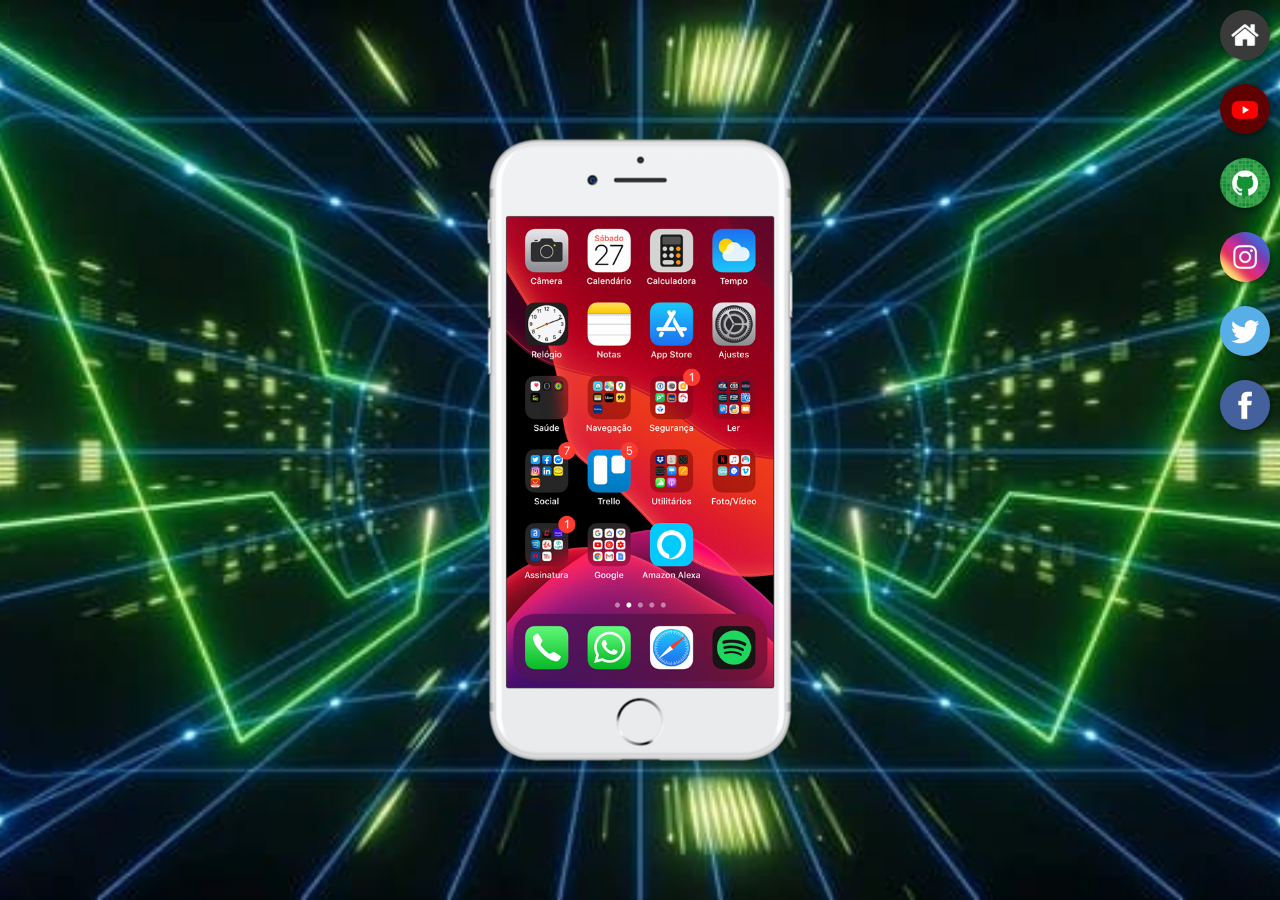
<file: index.html>
<!DOCTYPE html>
<html lang="pt-br">
<head>
    <meta charset="UTF-8">
    <meta http-equiv="X-UA-Compatible" content="IE=edge">
    <meta name="viewport" content="width=device-width, initial-scale=1.0">
    <link rel="stylesheet" href="css/estilo.css">
    <title>Redes Sociais</title>
</head>
<body>
    <main>
        <section id="tel">
            <iframe src="home.html" name="tela" id="tela" frameborder="0">Seu navegador não é compativél</iframe>
        </section>
        <section id="rs">
            <a href="home.html" target="tela"><img src="img/logo-home.jpg" alt="Home"></a><br>
            <a href="youtube.html" target="tela"><img src="img/logo-youtube.jpg" alt="Youtube"></a><br>
            <a href="github.html" target="tela"><img src="img/logo-github.jpg" alt="GitHub"></a><br>
            <a href="instagram.html" target="tela"><img src="img/logo-instagram.jpg" alt="Instagram"></a><br>
            <a href="twitter.html" target="tela"><img src="img/logo-twitter.jpg" alt="Twitter"></a><br>
            <a href="facebook.html" target="tela"><img src="img/logo-facebook.jpg" alt="Facebook"></a><br>
        </section>
    </main>
</body>
</html>
</file>
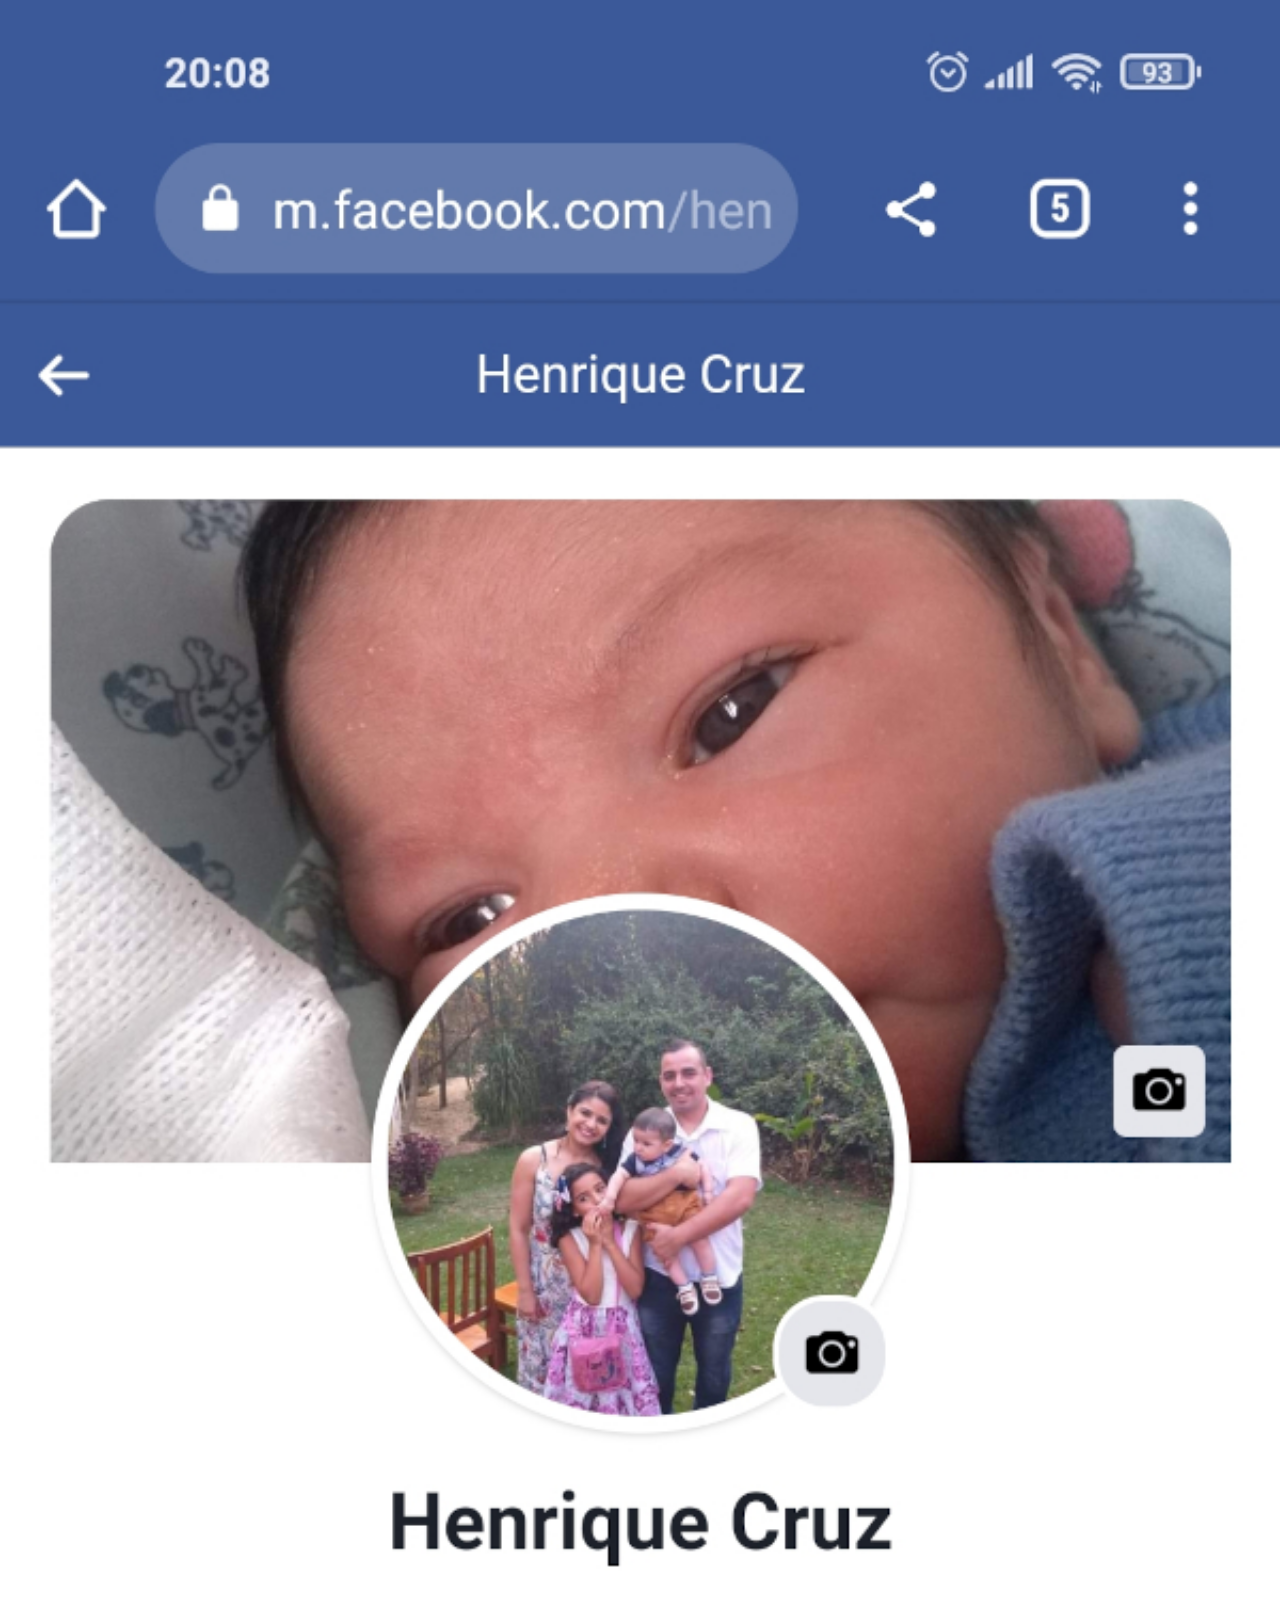
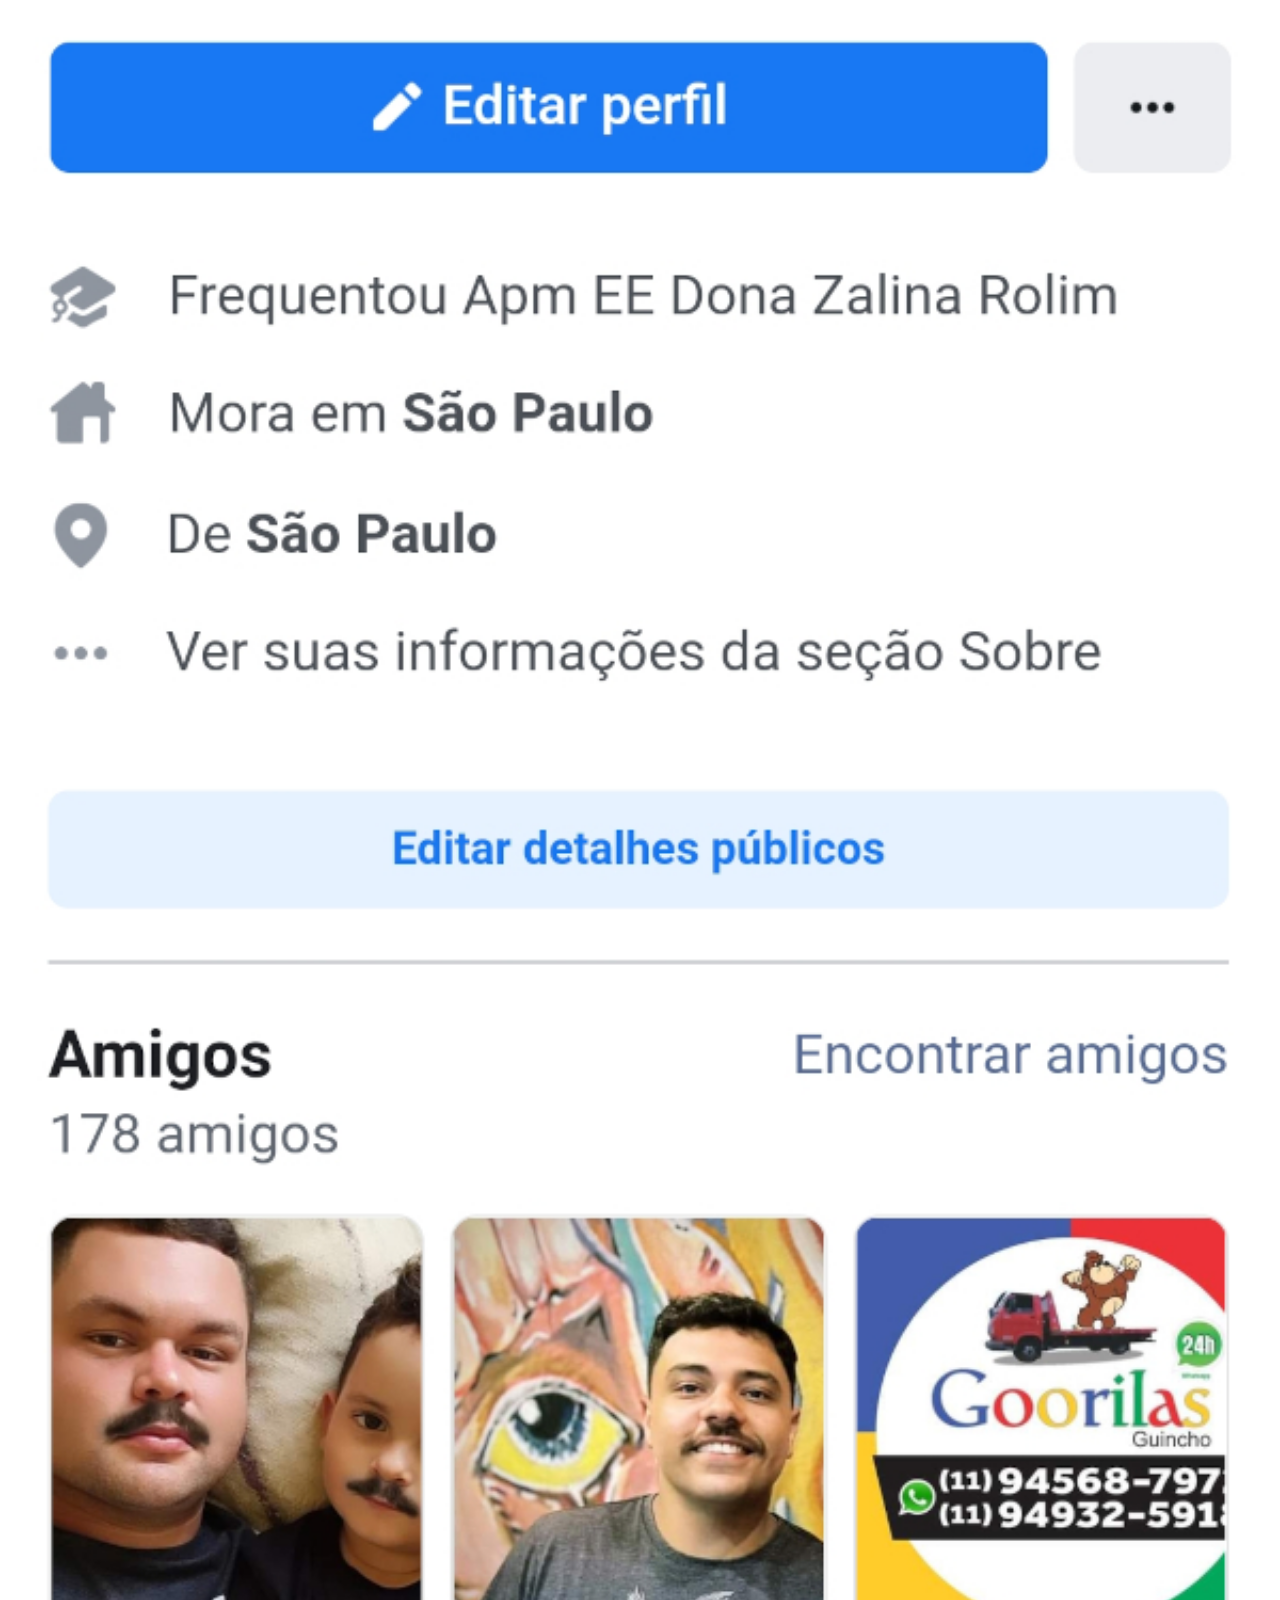
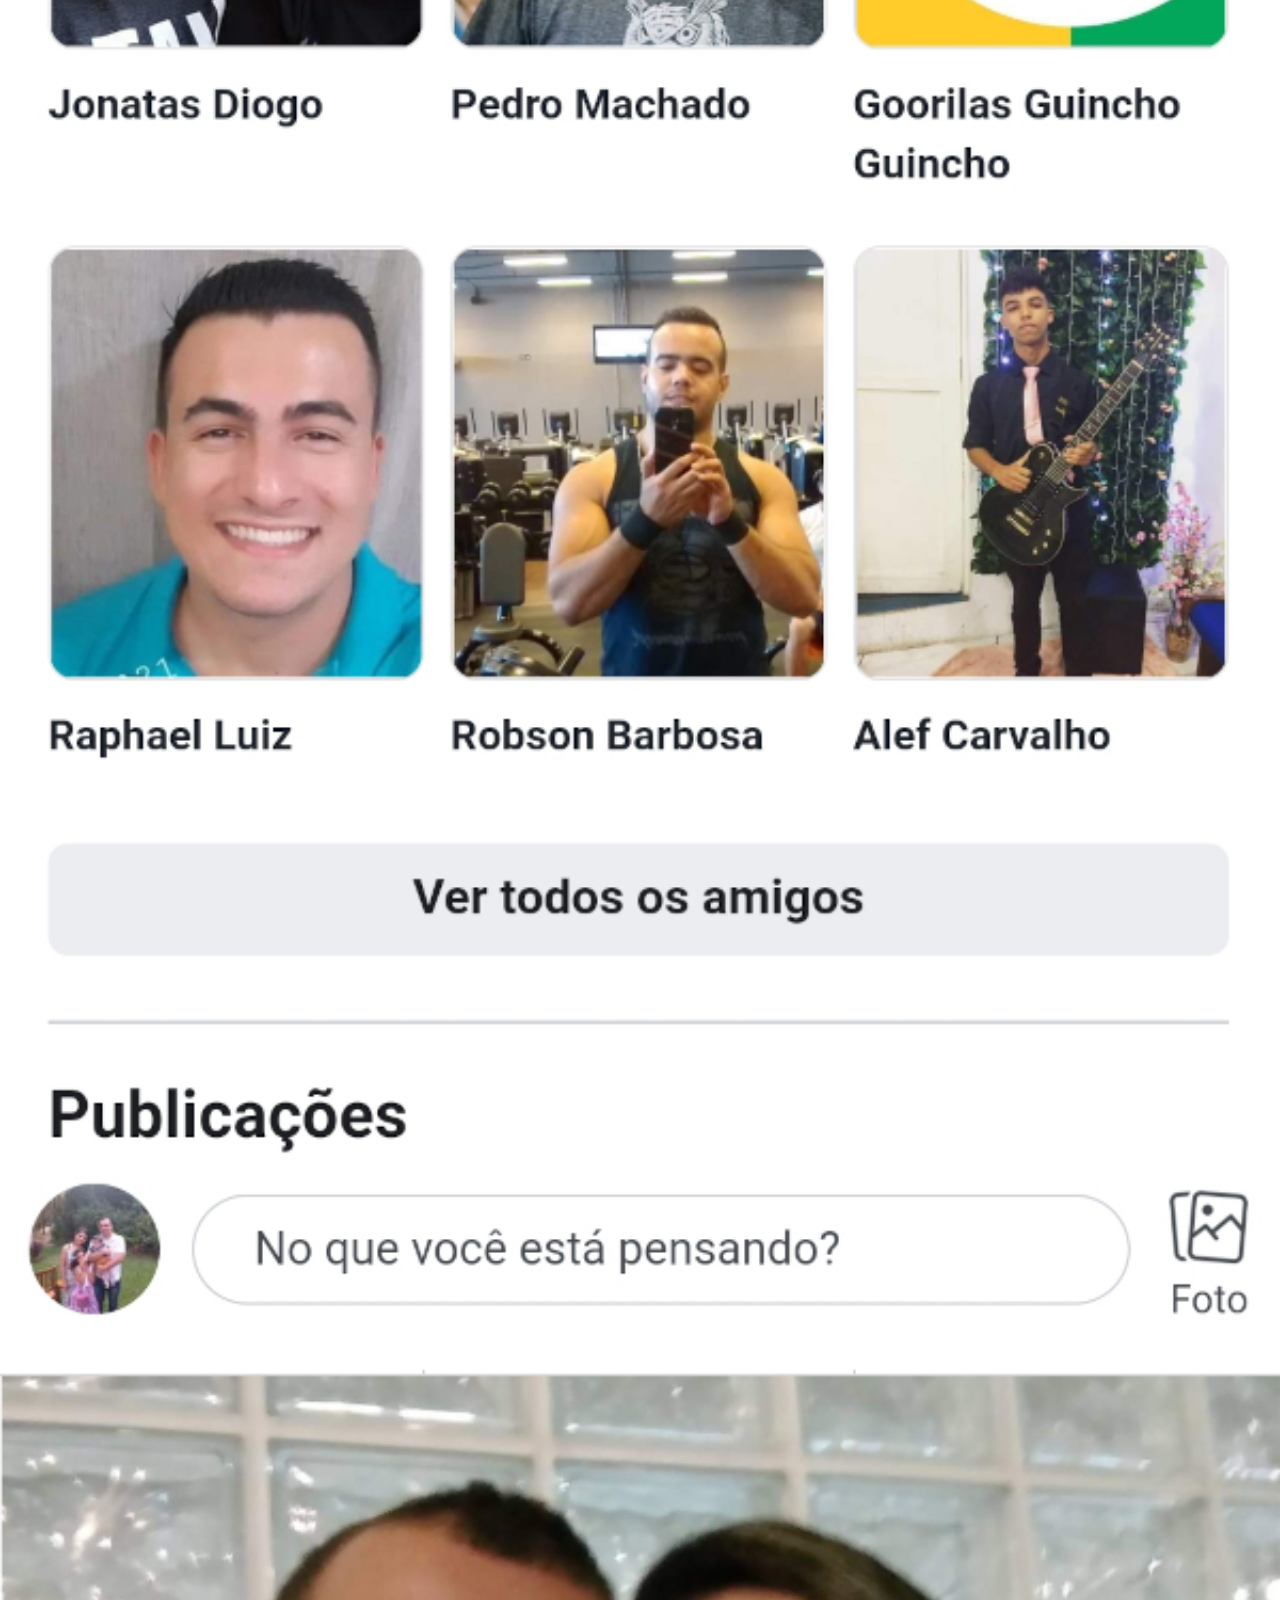
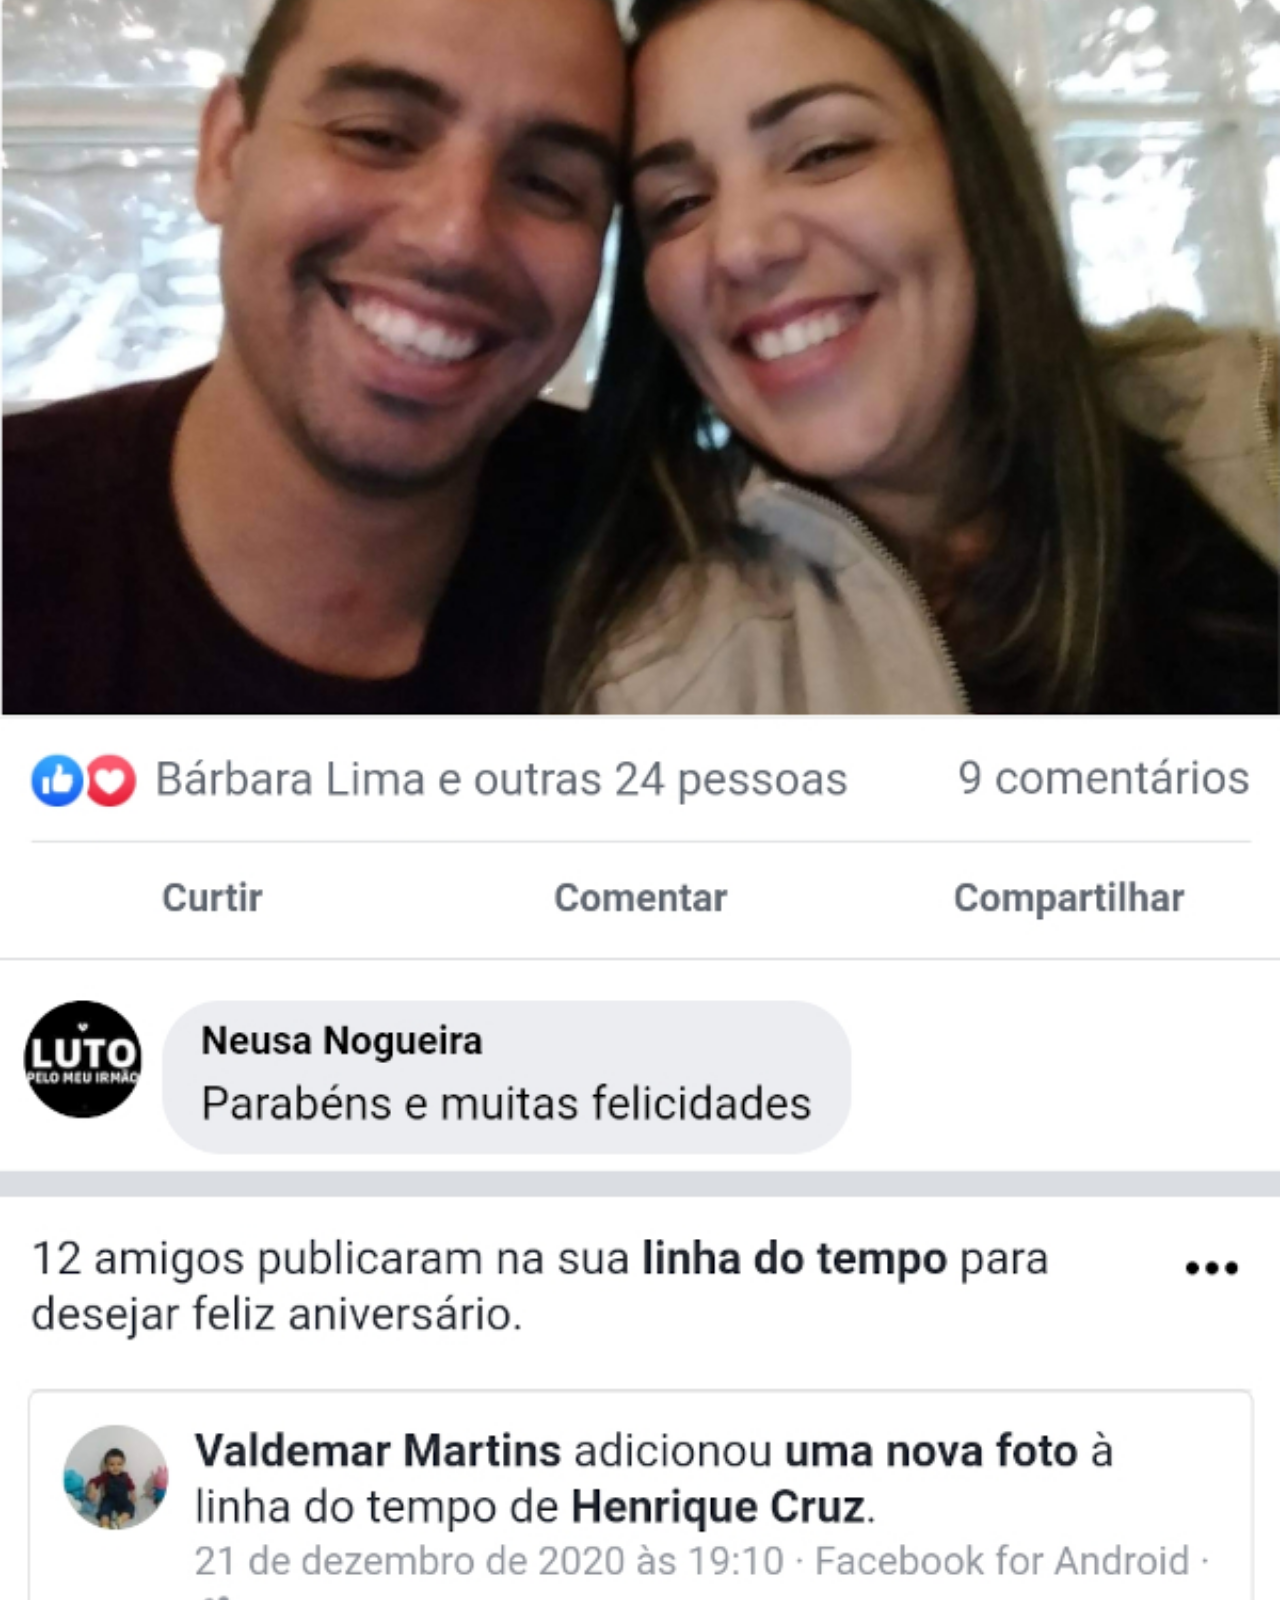
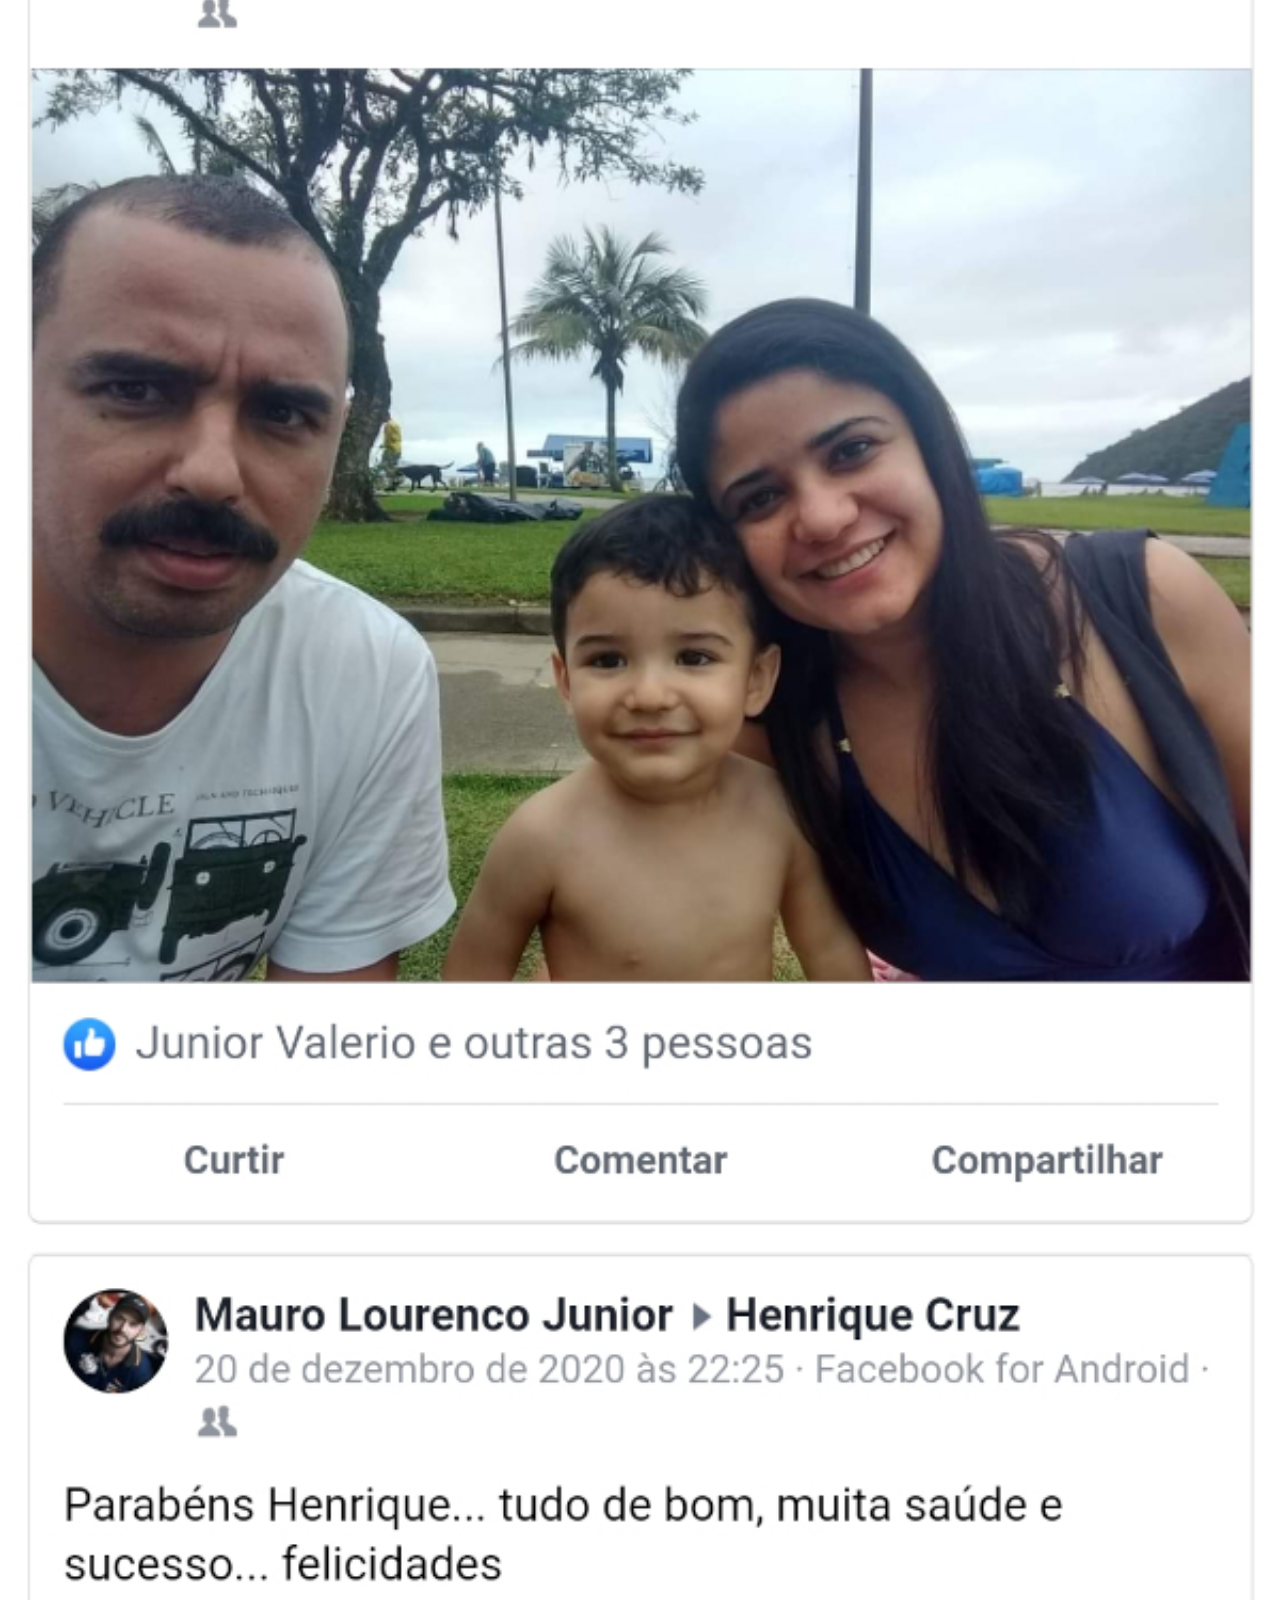
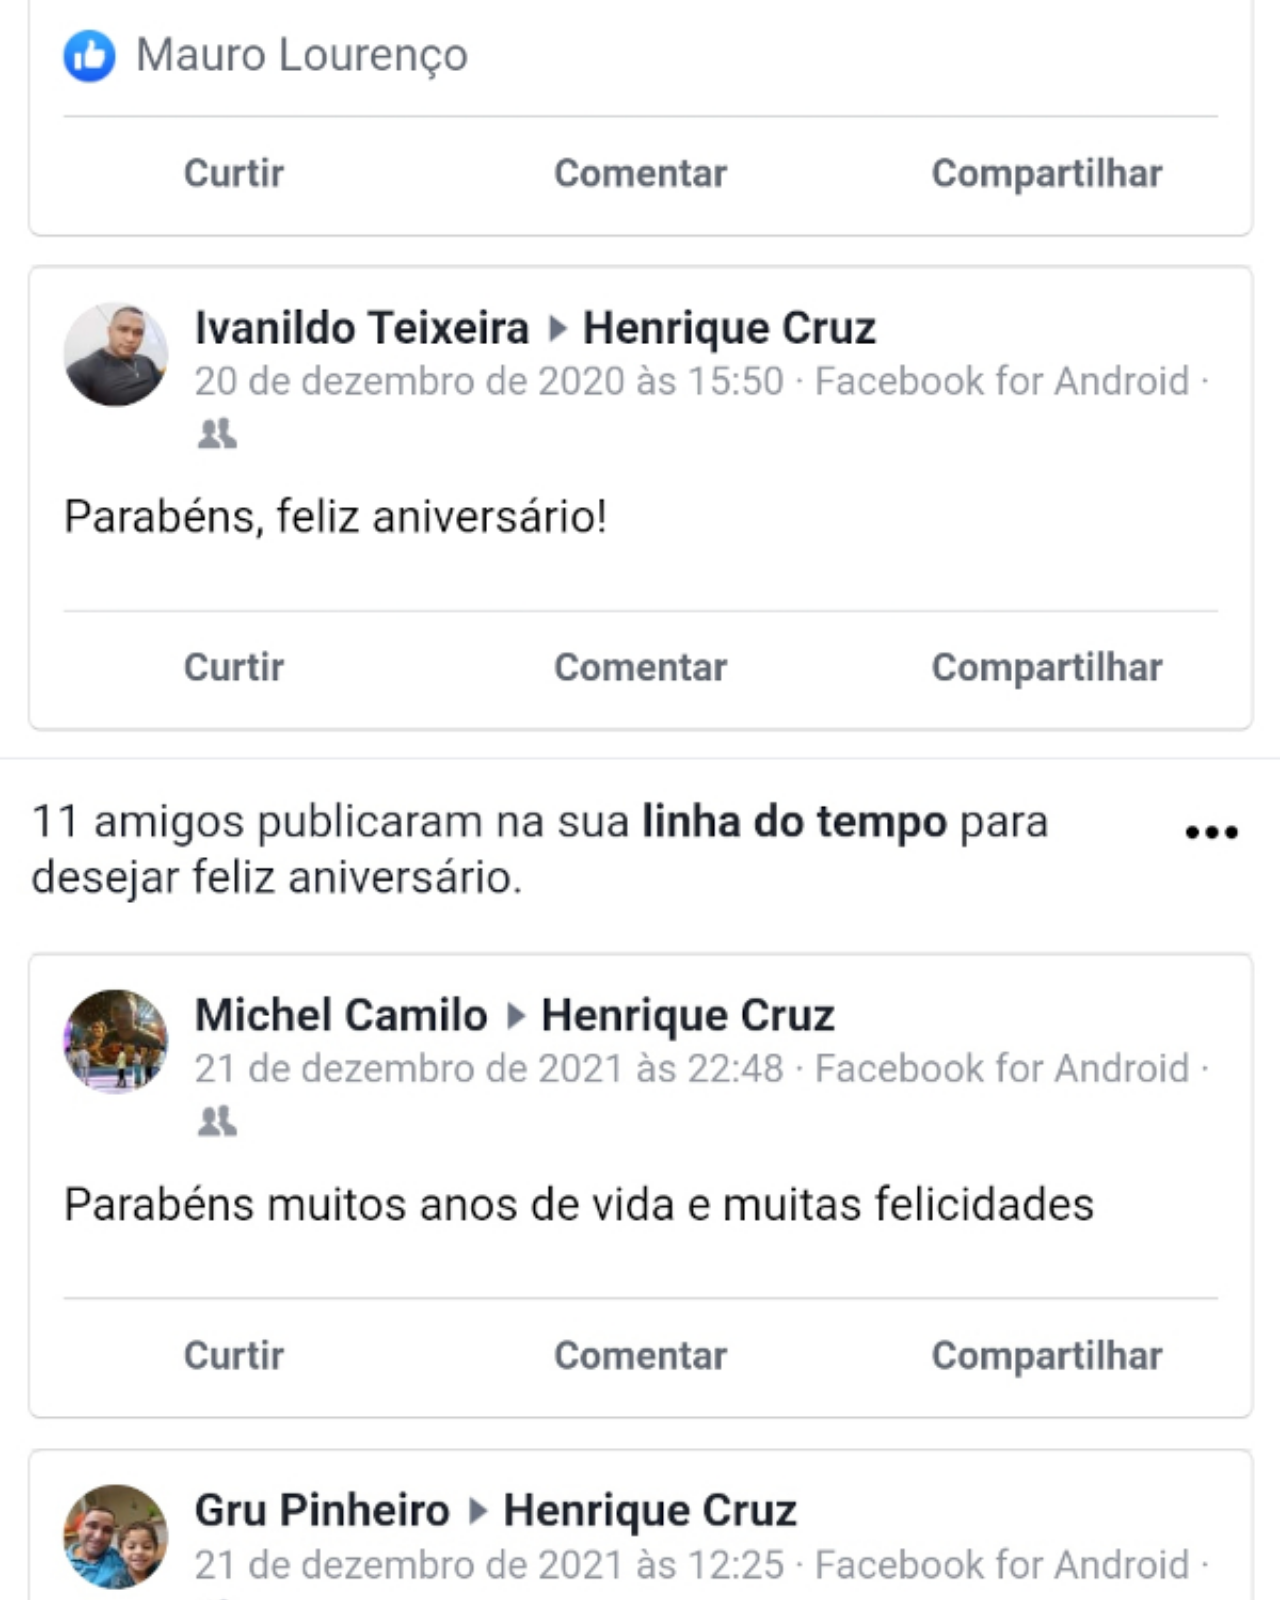
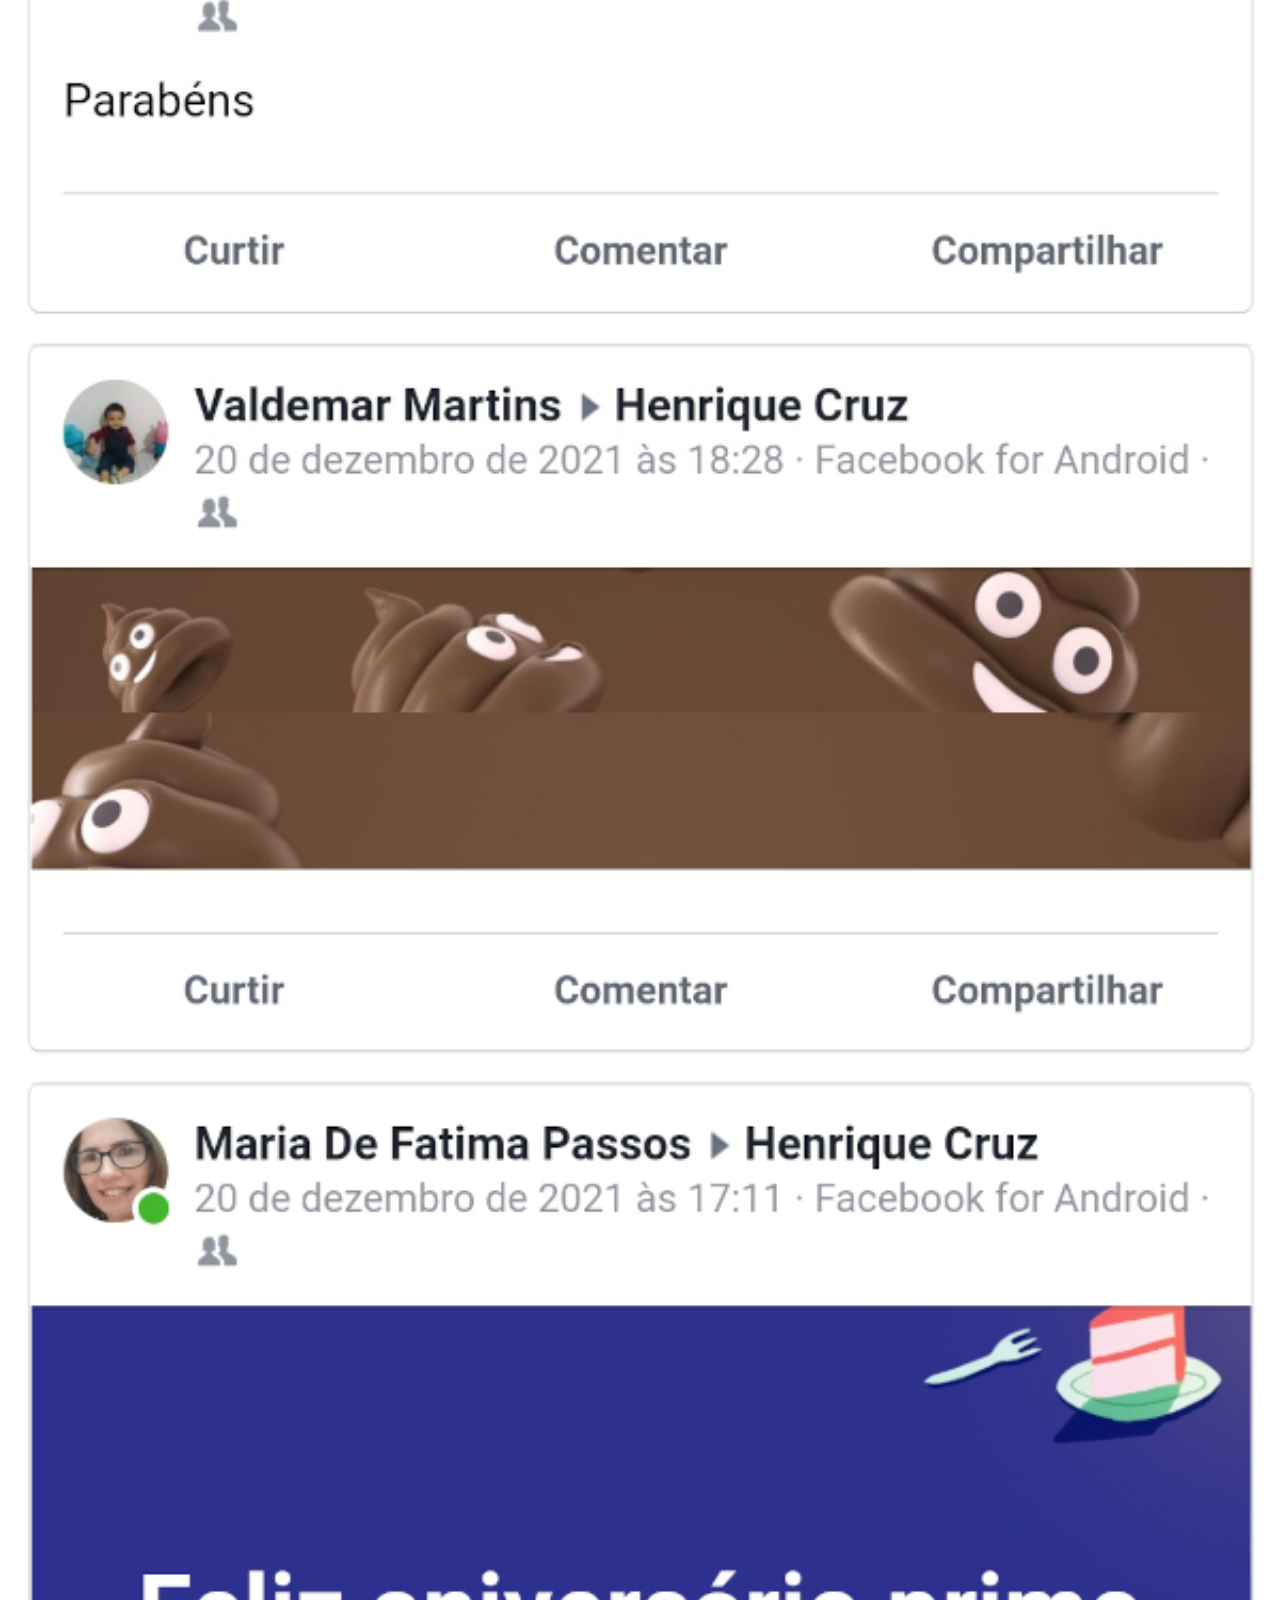
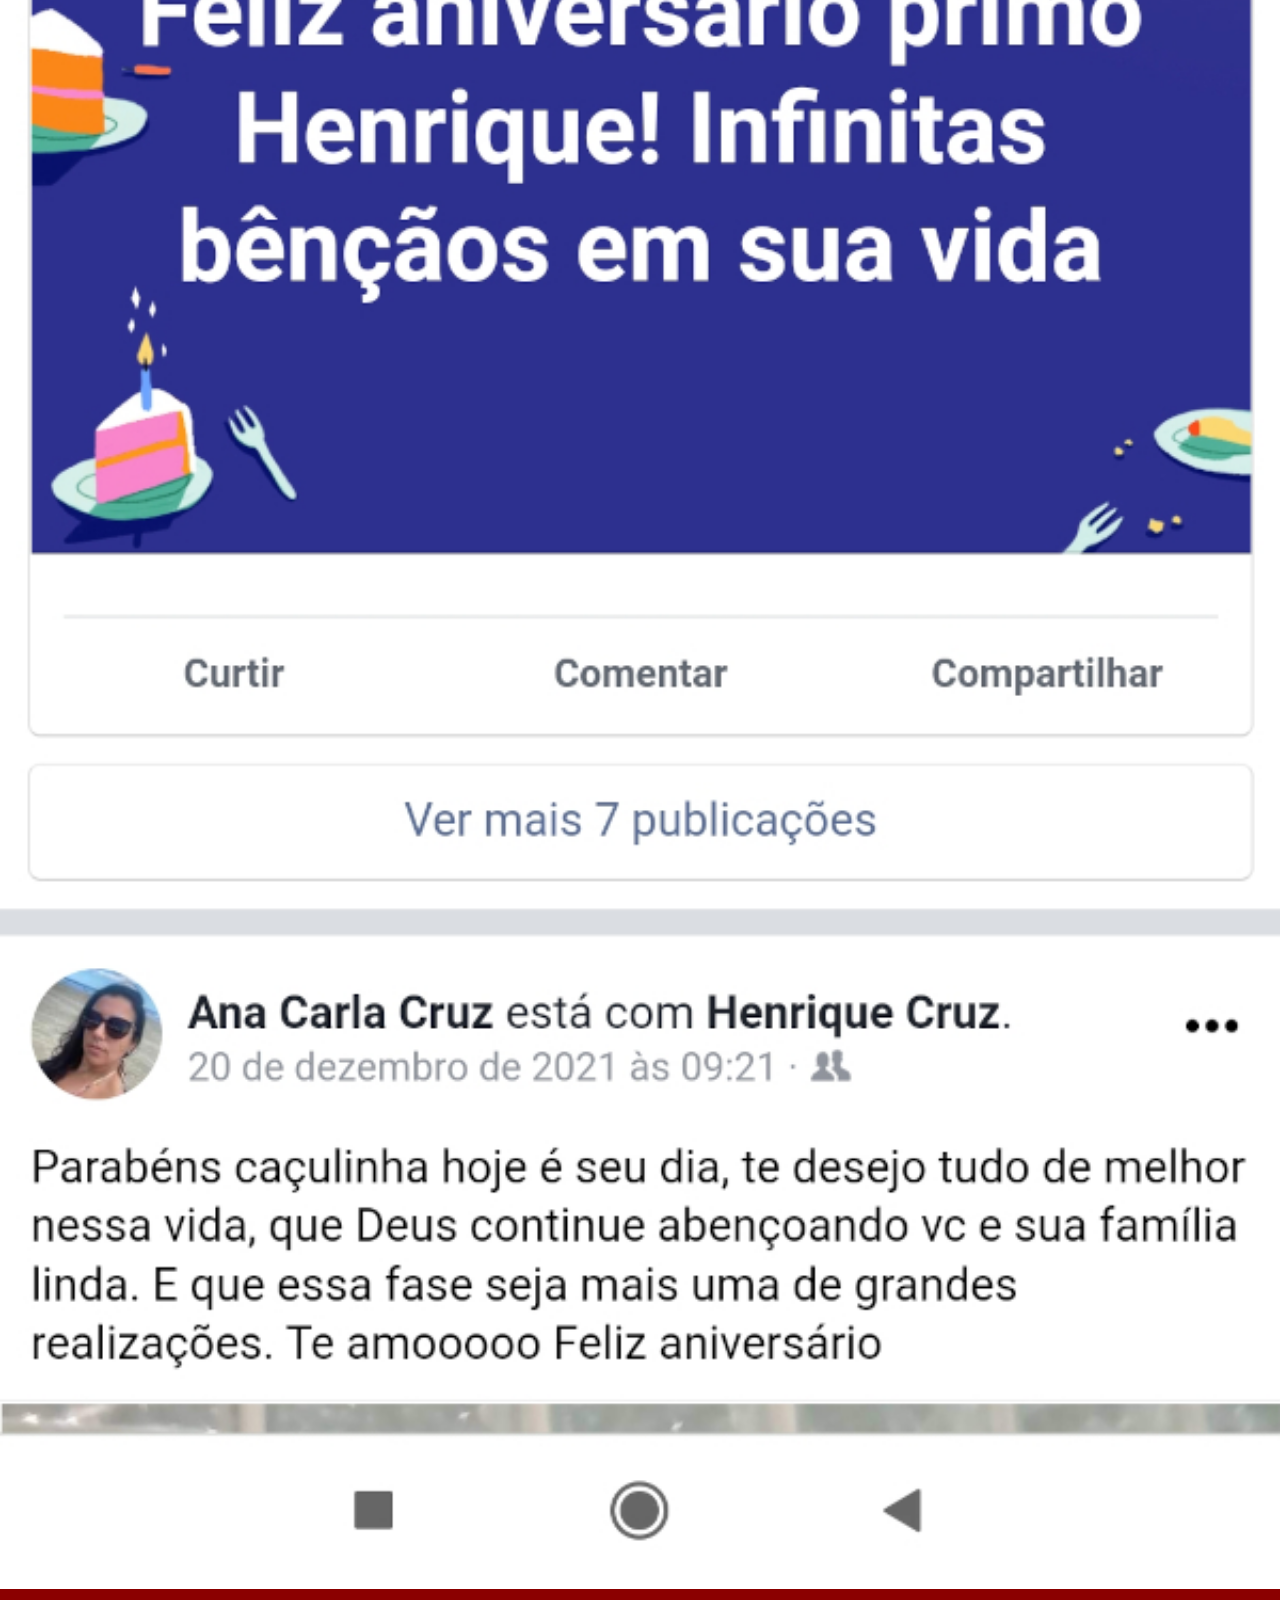
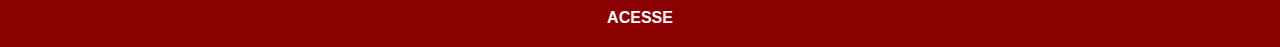
<file: facebook.html>
<!DOCTYPE html>
<html lang="pt-br">
<head>
    <meta charset="UTF-8">
    <meta http-equiv="X-UA-Compatible" content="IE=edge">
    <meta name="viewport" content="width=device-width, initial-scale=1.0">
    <link rel="stylesheet" href="css/social.css">
    <title>Facebook</title>
</head>
<body>
    <img src="img/tela-facebook.jpg" alt="Facebbok">
    <a href="https://www.facebook.com/henrique.cruz.1986/" target="_blank">ACESSE</a>
</body>
</html>
</file>
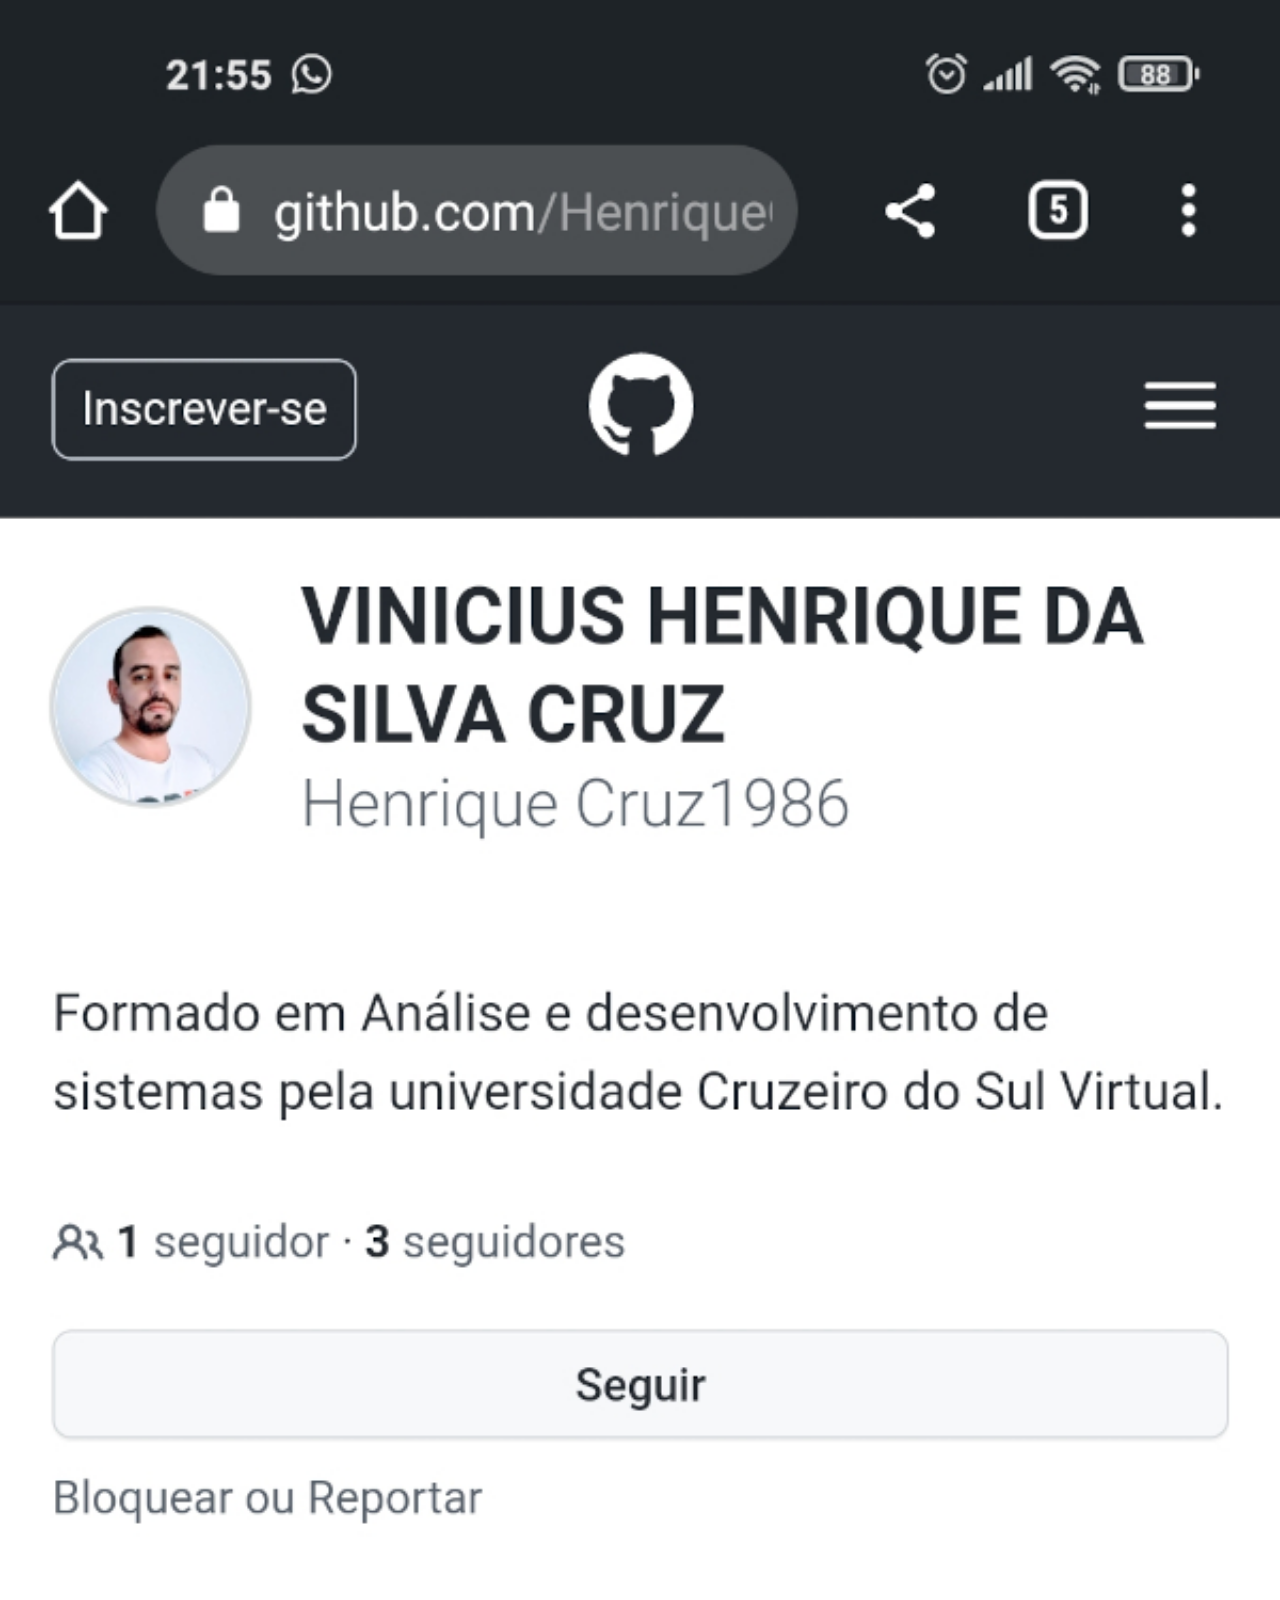
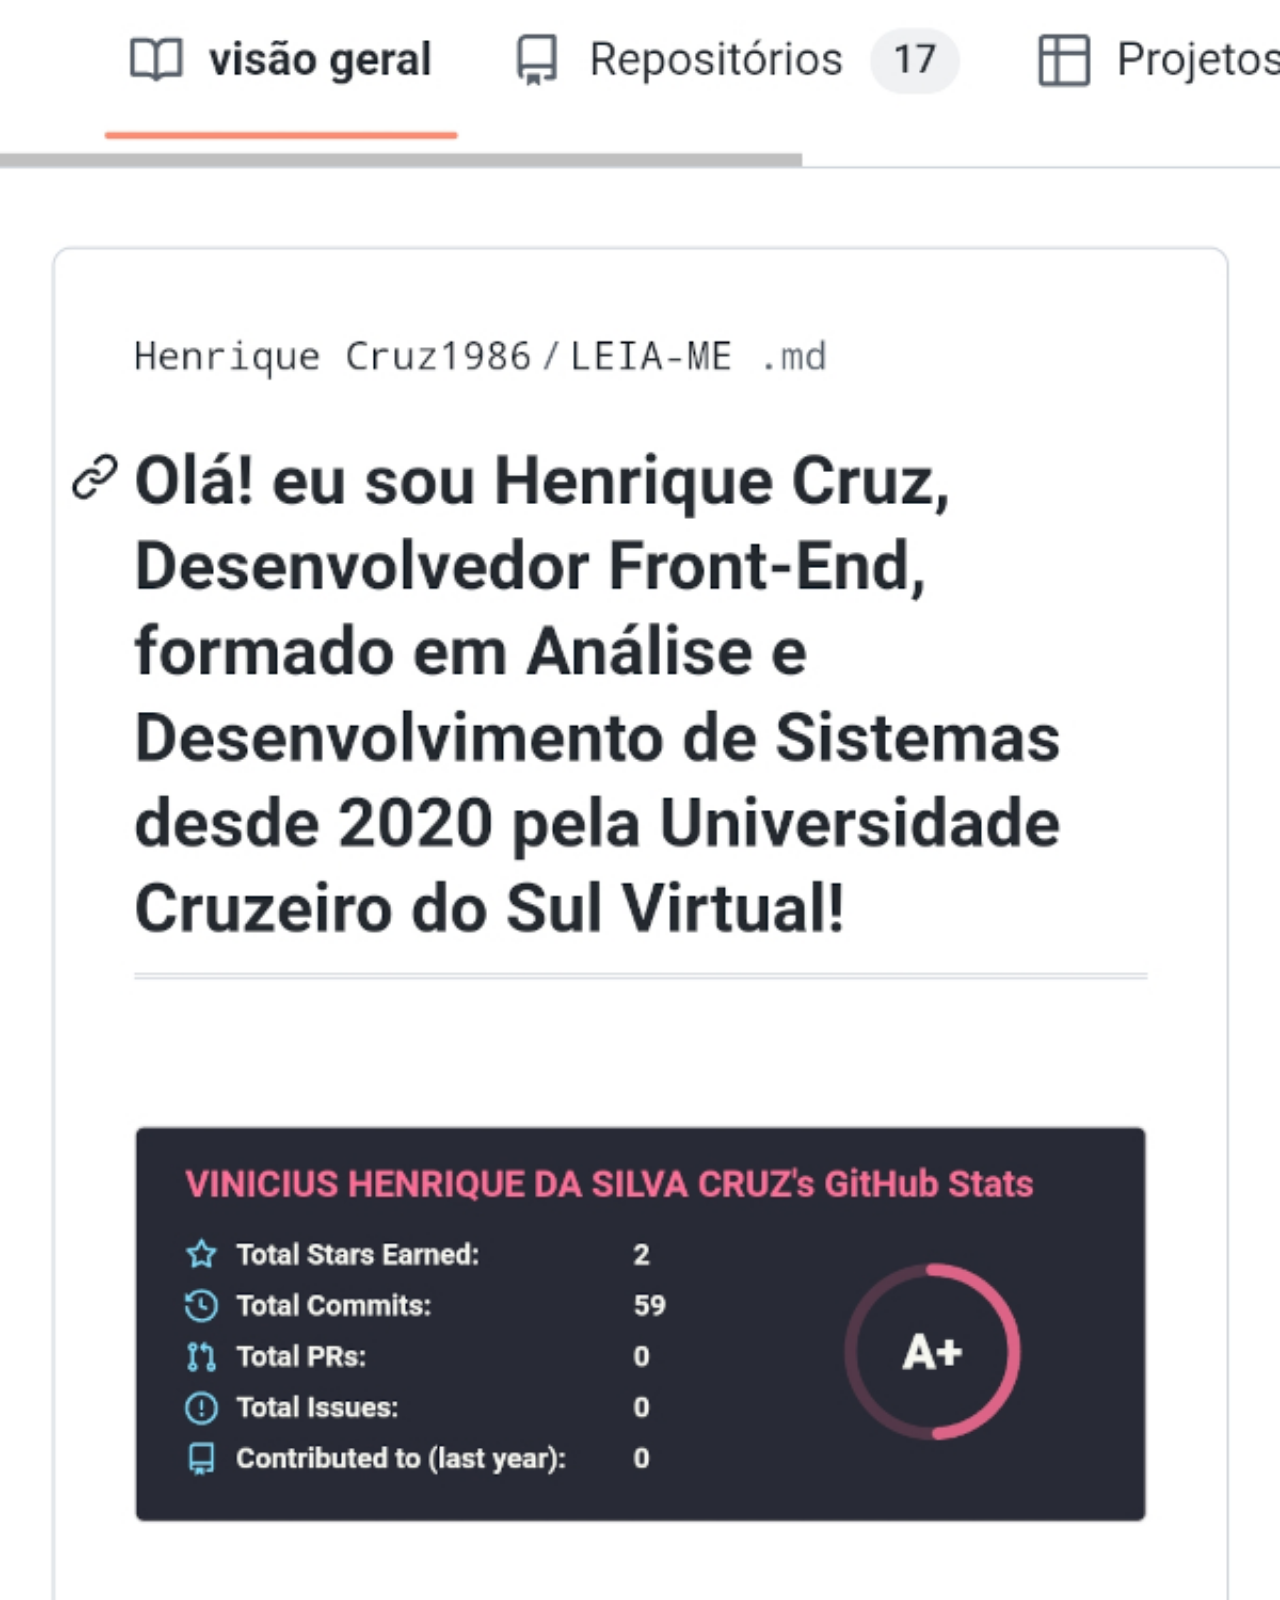
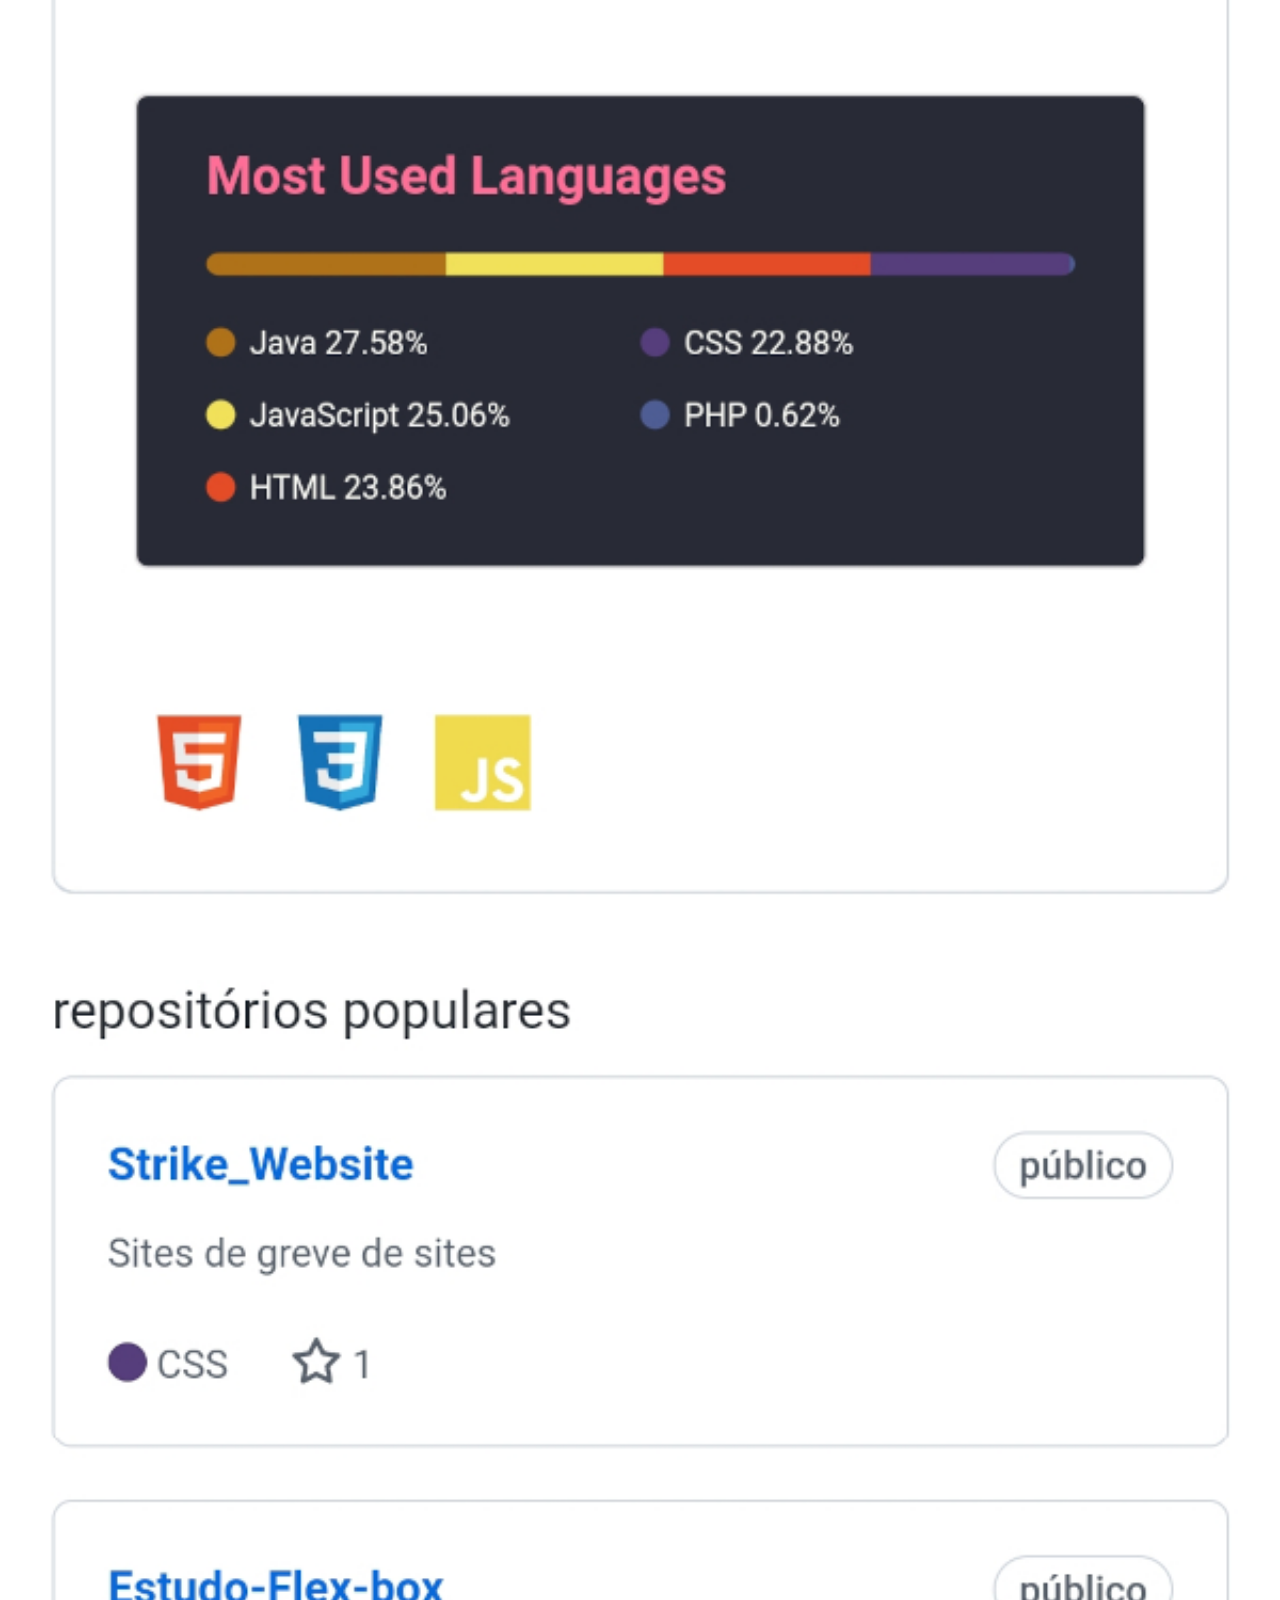
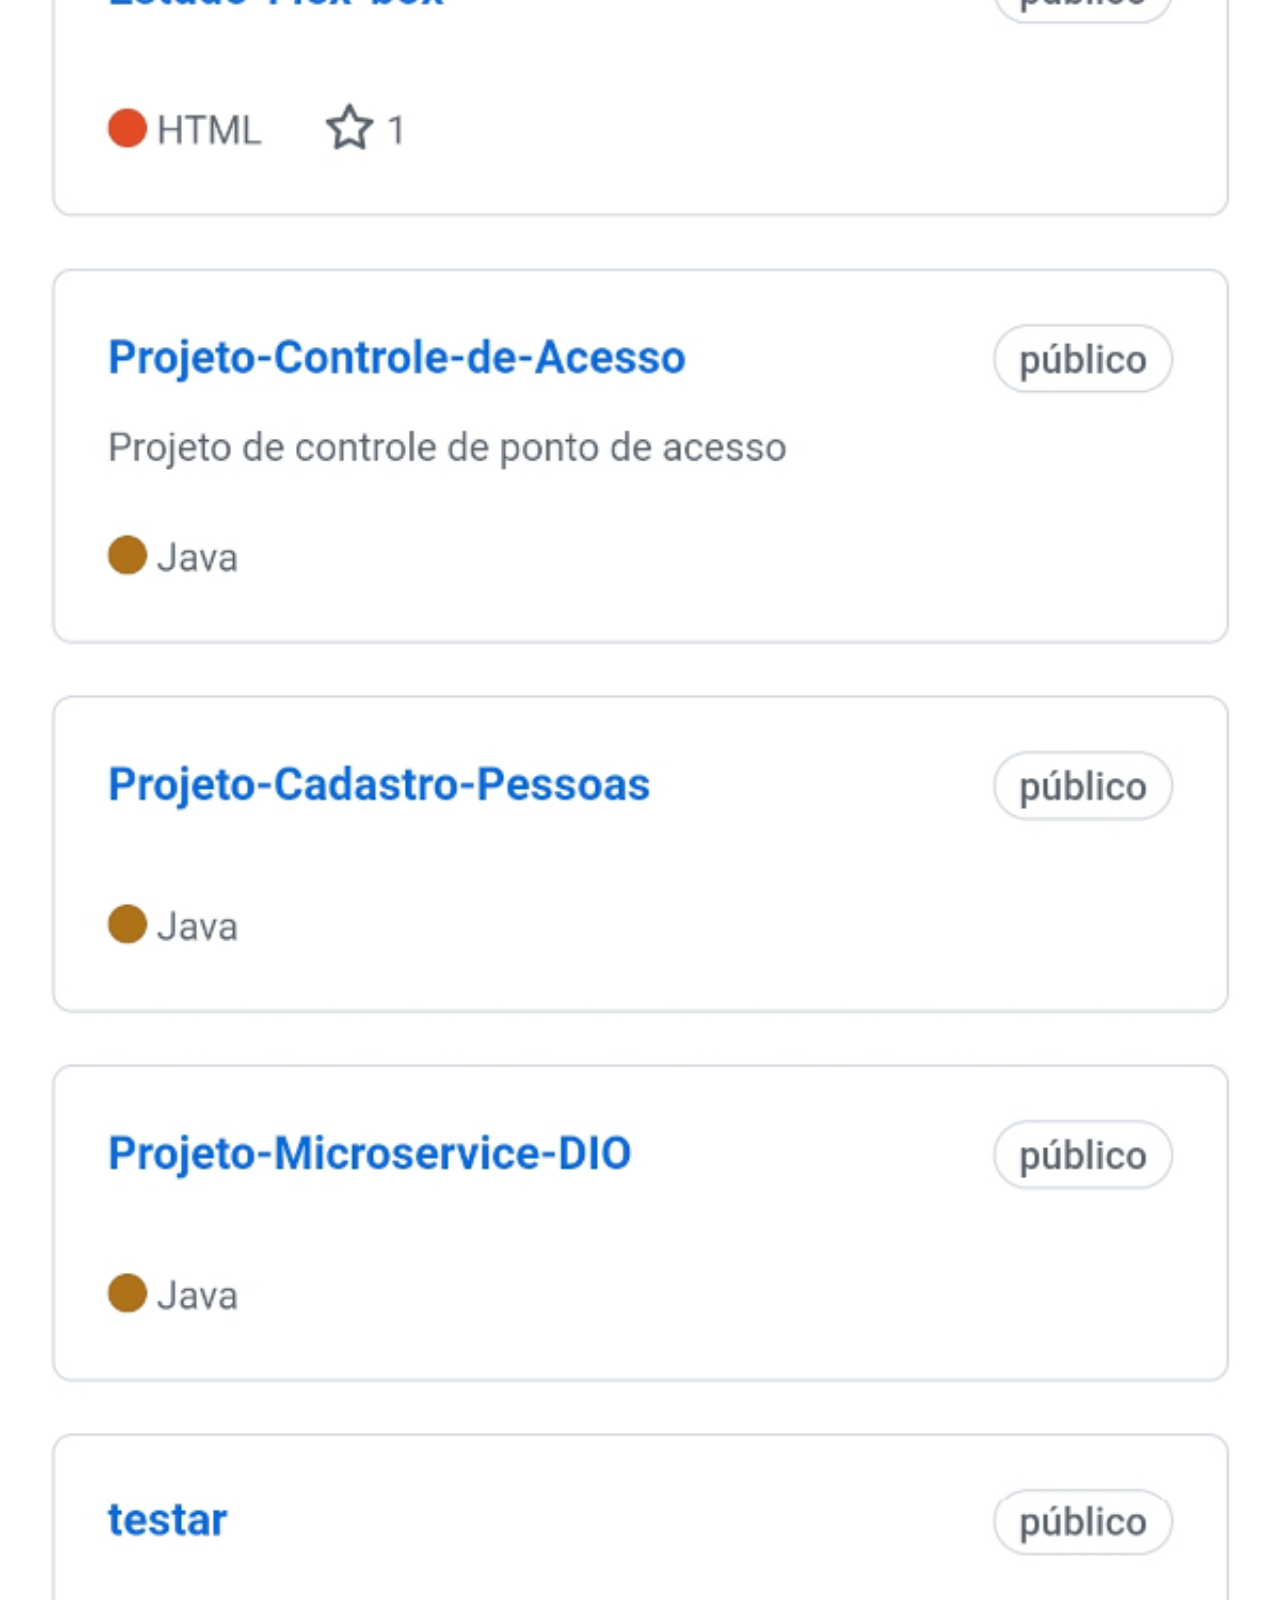
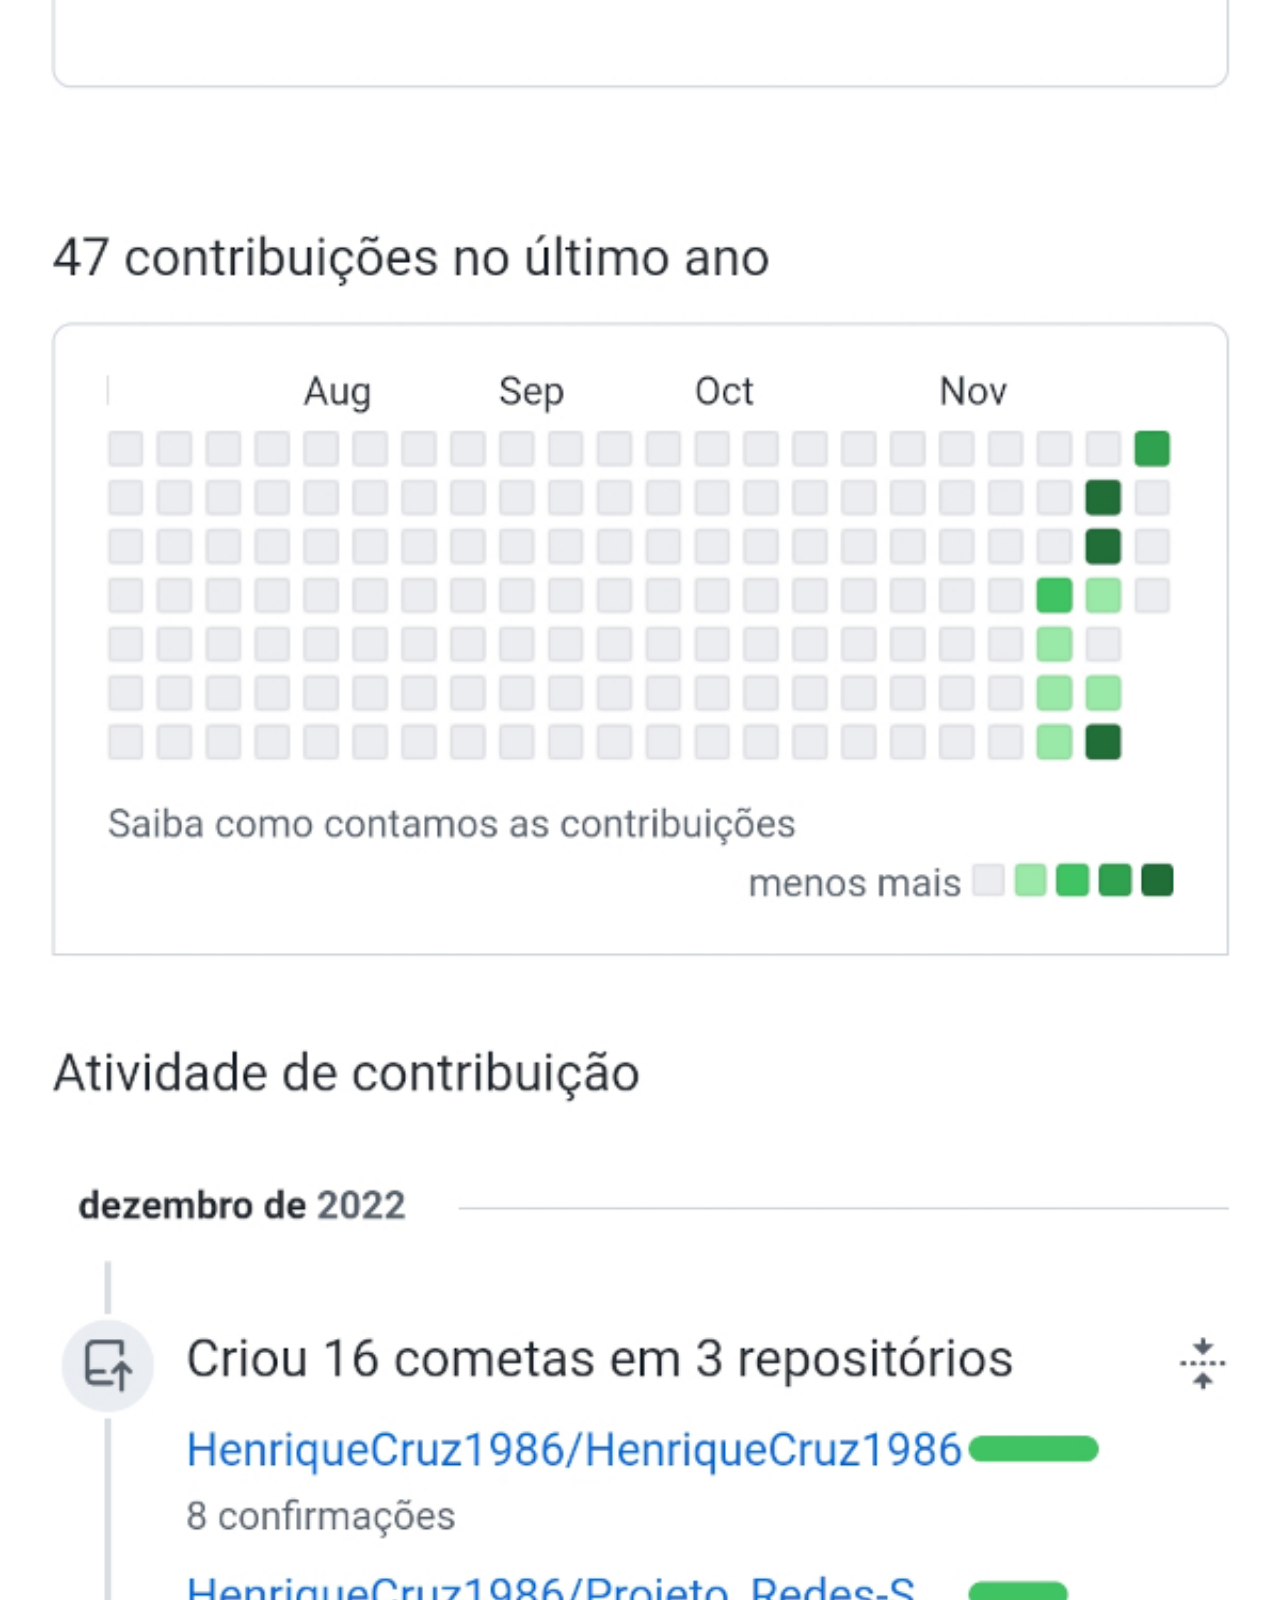
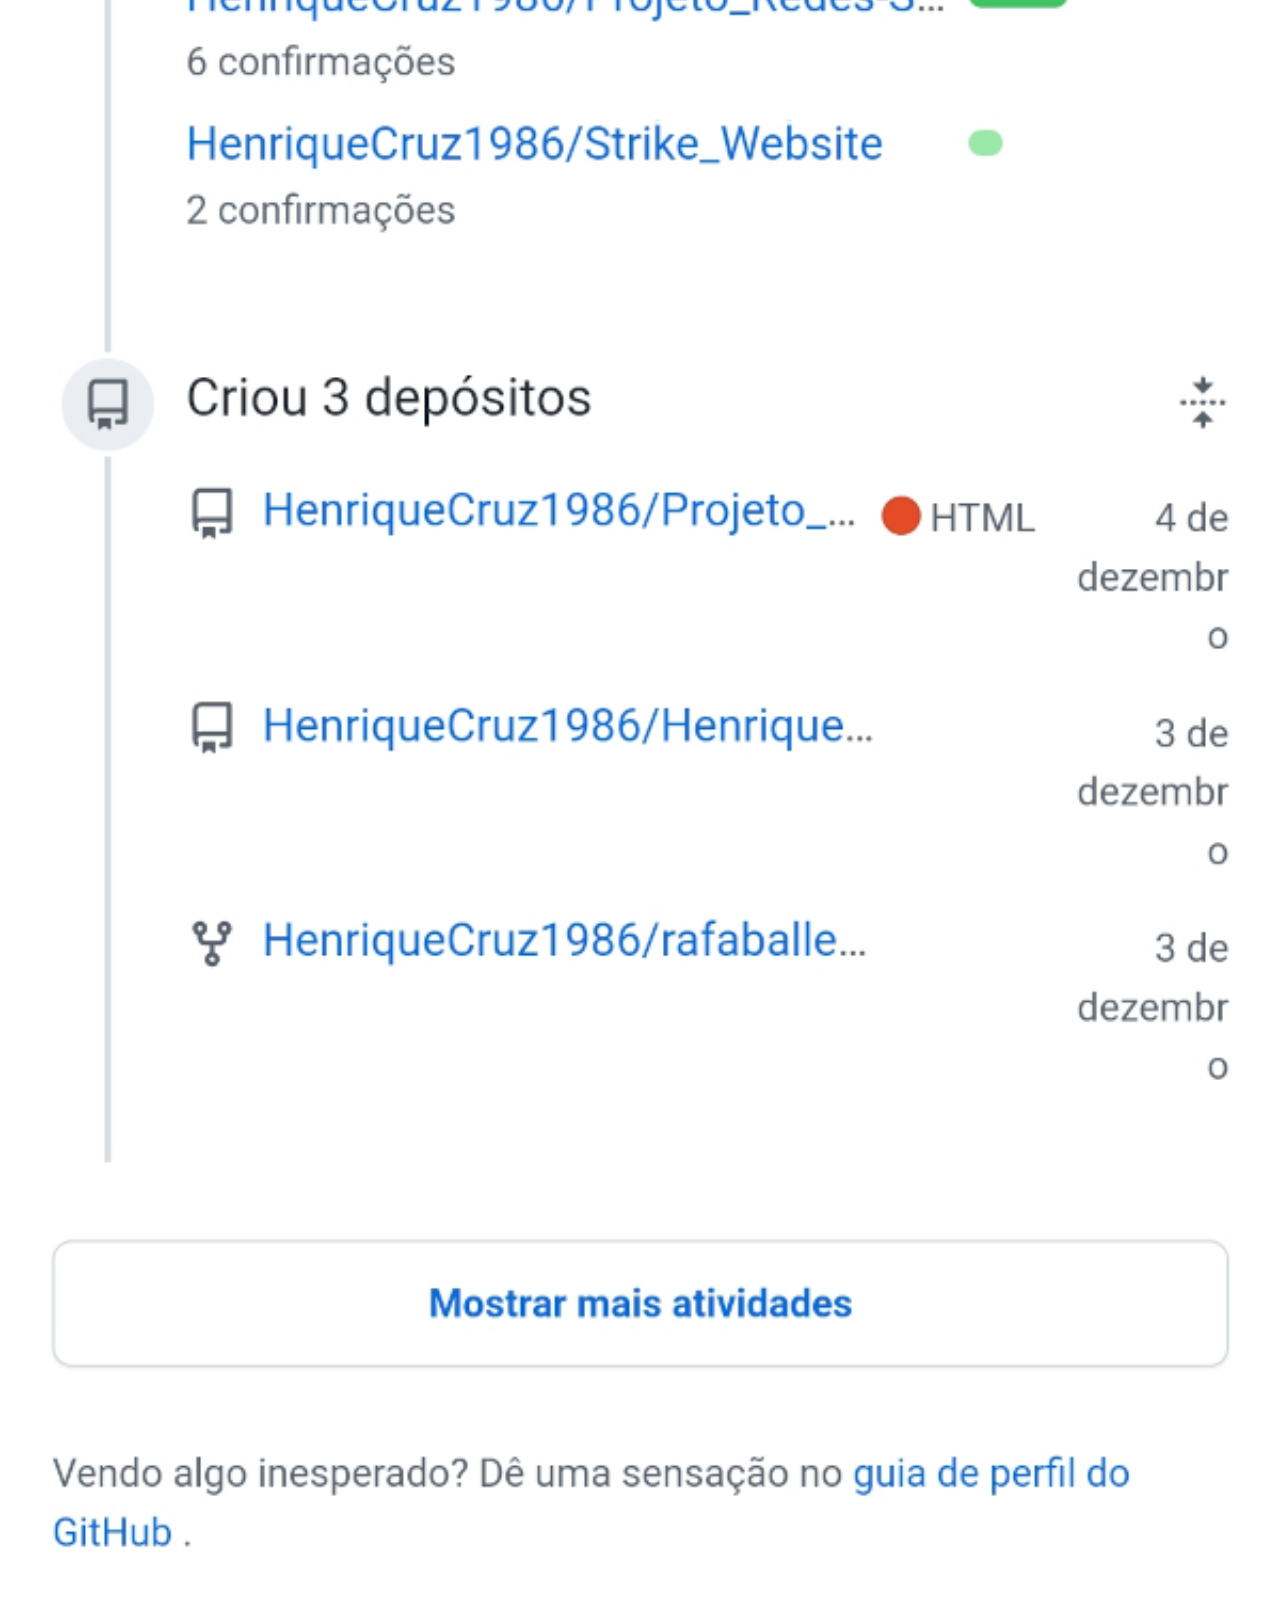
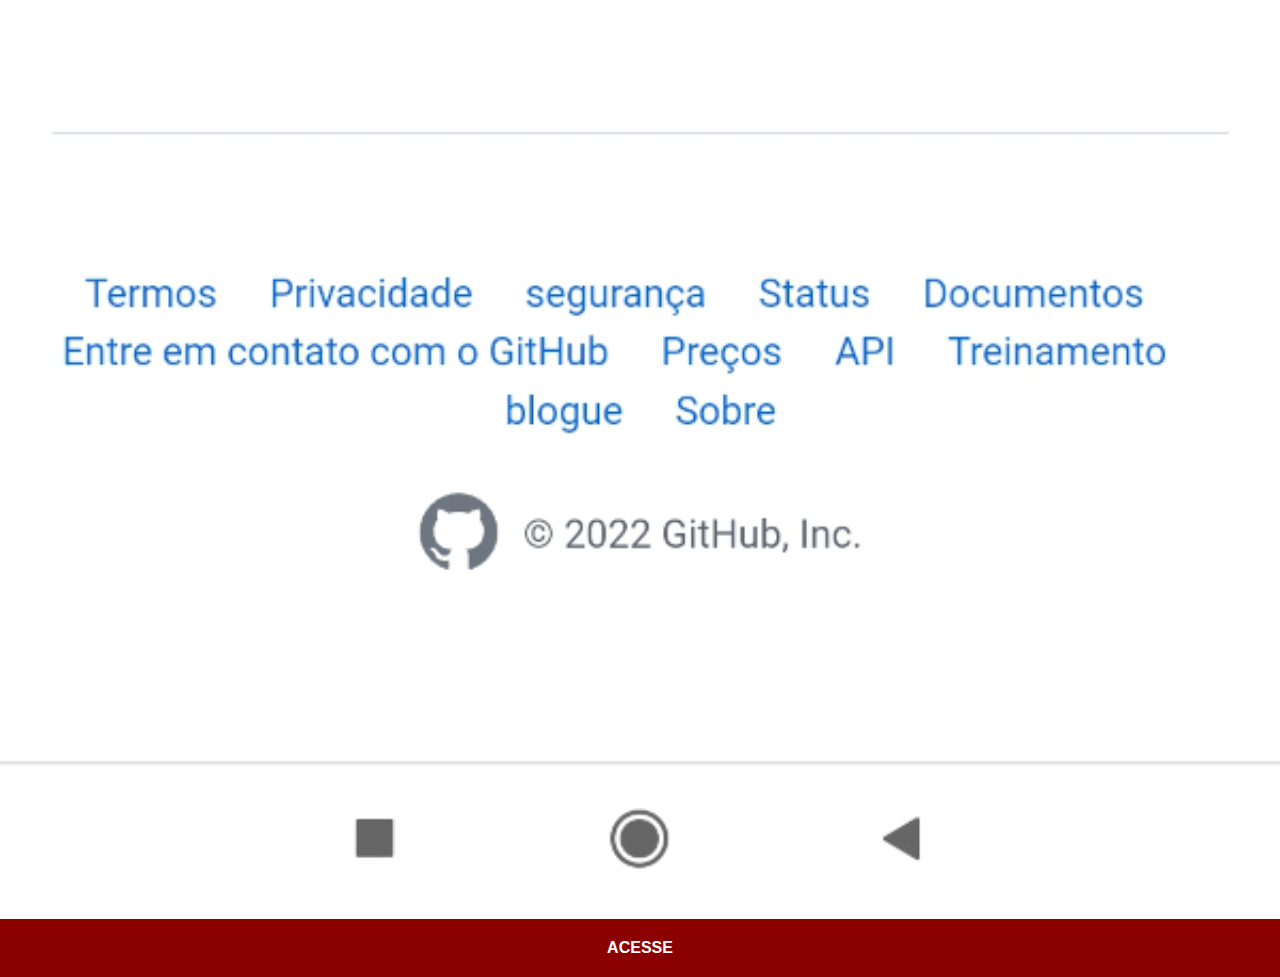
<file: github.html>
<!DOCTYPE html>
<html lang="pt-br">
<head>
    <meta charset="UTF-8">
    <meta http-equiv="X-UA-Compatible" content="IE=edge">
    <meta name="viewport" content="width=device-width, initial-scale=1.0">
    <link rel="stylesheet" href="css/social.css">
    <title>GitHub</title>
</head>
<body>
    <img src="img/tela-github.jpg" alt="GitHub">
    <a href="https://github.com/HenriqueCruz1986" target="_blank">ACESSE</a>
</body>
</html>
</file>
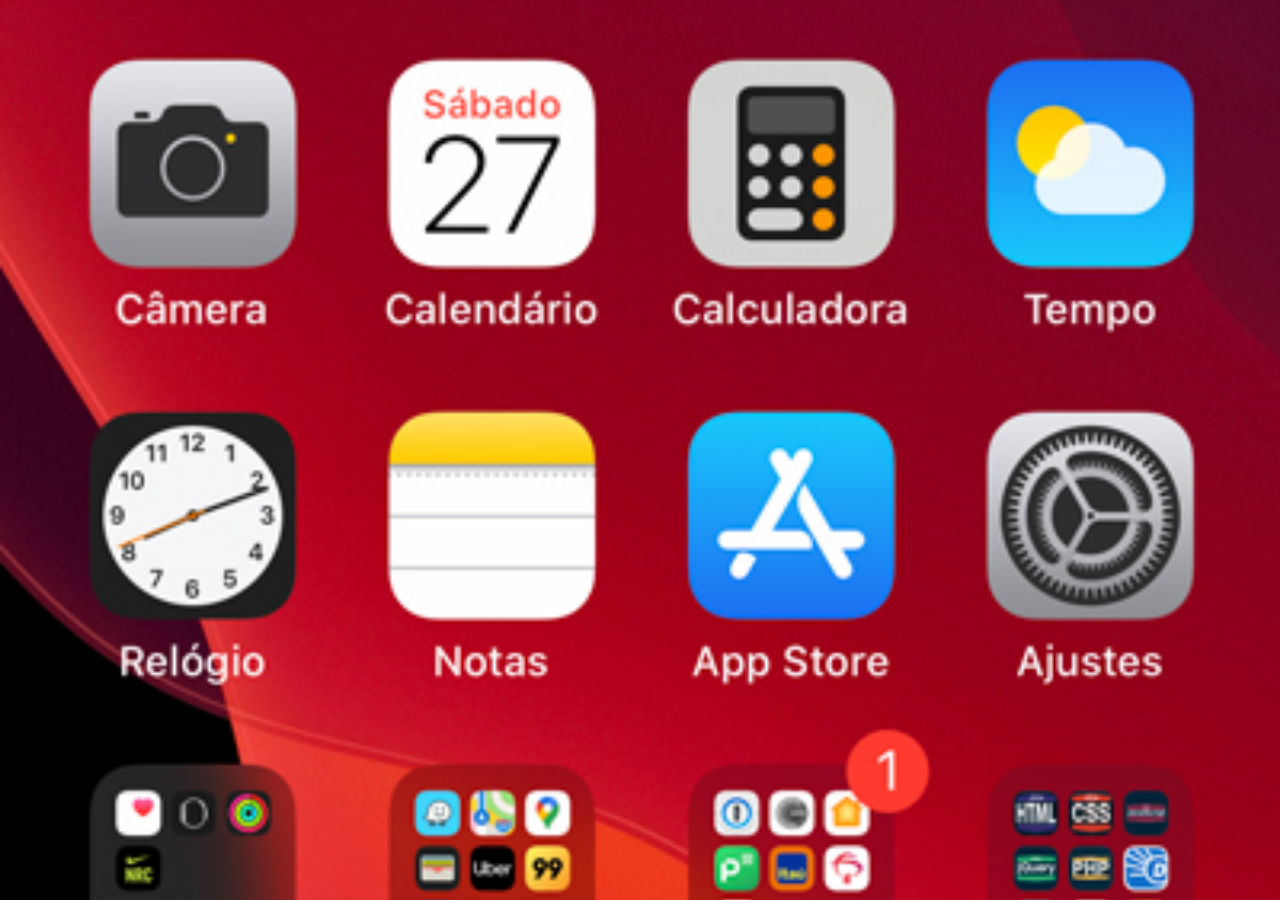
<file: home.html>
<!DOCTYPE html>
<html lang="pt-br">
<head>
    <meta charset="UTF-8">
    <meta http-equiv="X-UA-Compatible" content="IE=edge">
    <meta name="viewport" content="width=device-width, initial-scale=1.0">
    <title>Home</title>
</head>
<style>
    * {
        margin: 0;
        padding: 0;
    }

    body {
        width: 100vw;
        height: 100vh;
        background: black url(img/tela-home.jpg) no-repeat top center;
        background-size: cover;
    }
</style>
<body>
    
</body>
</html>
</file>
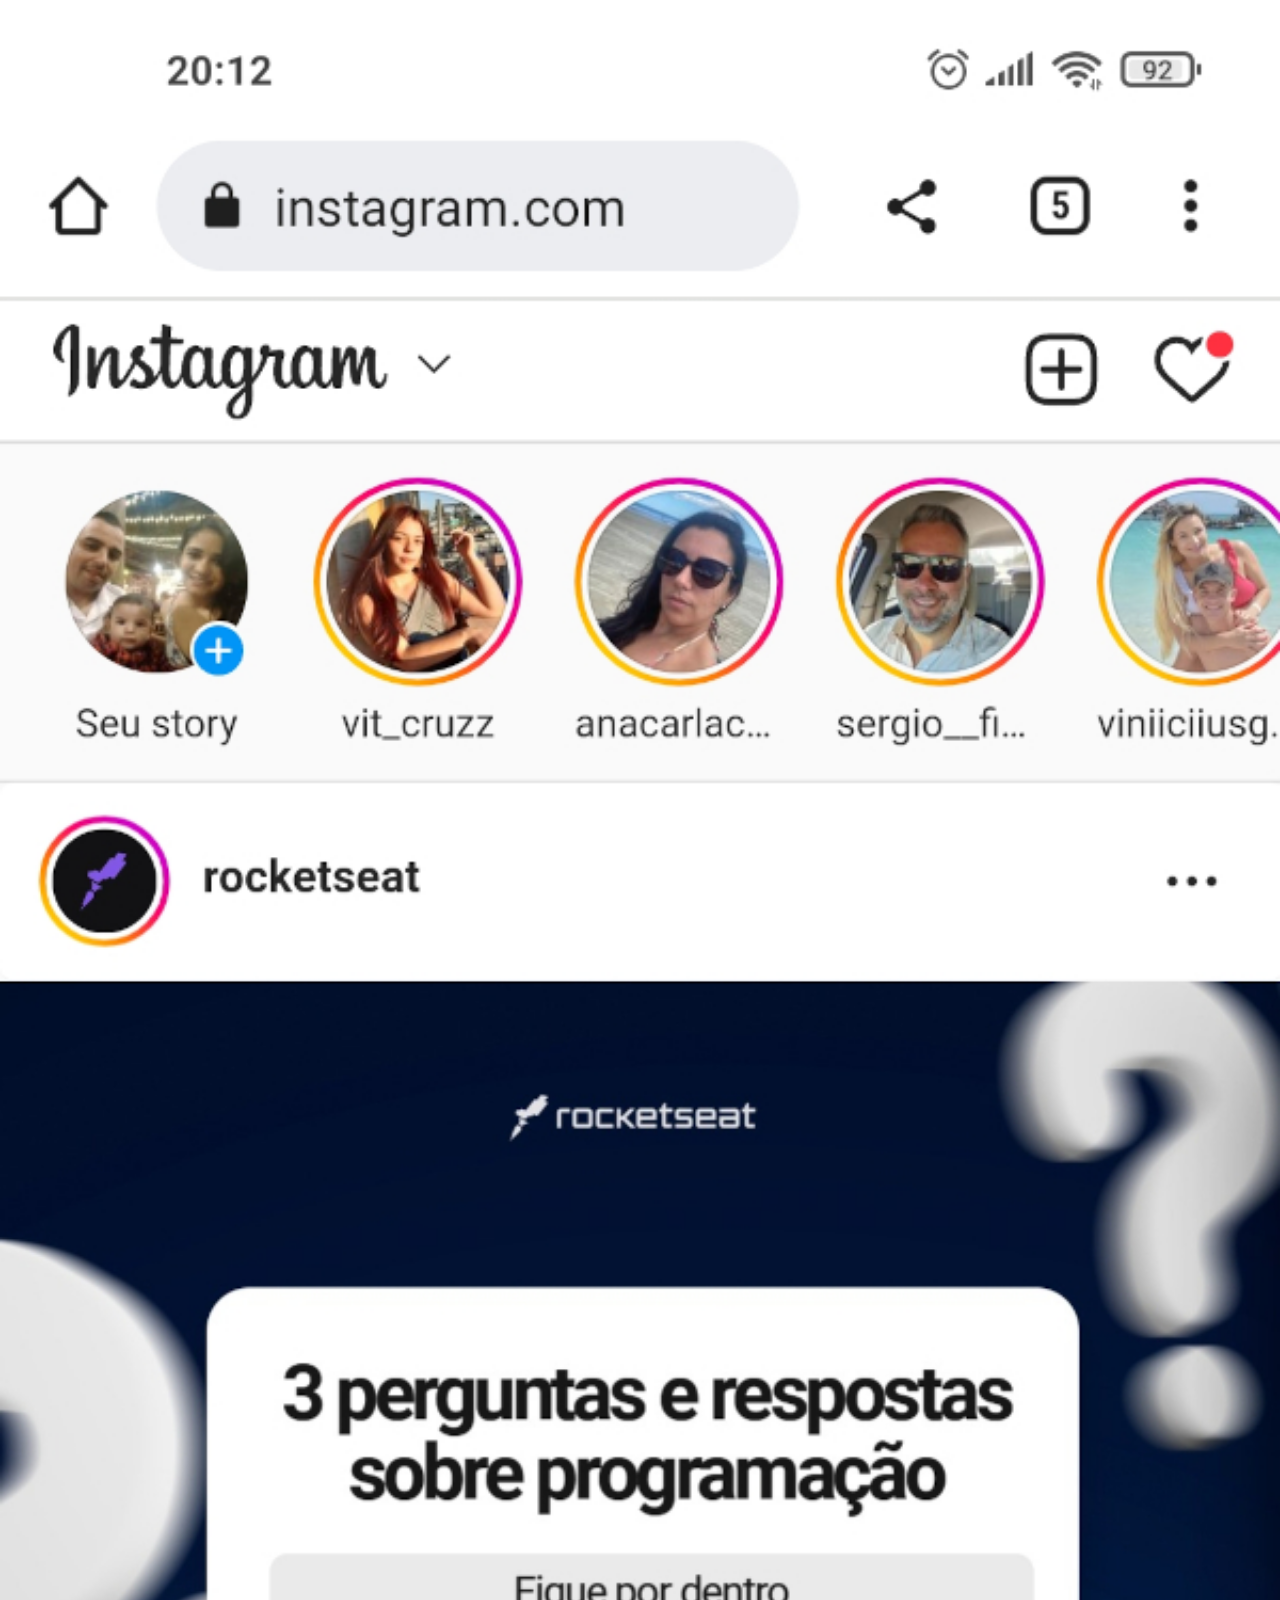
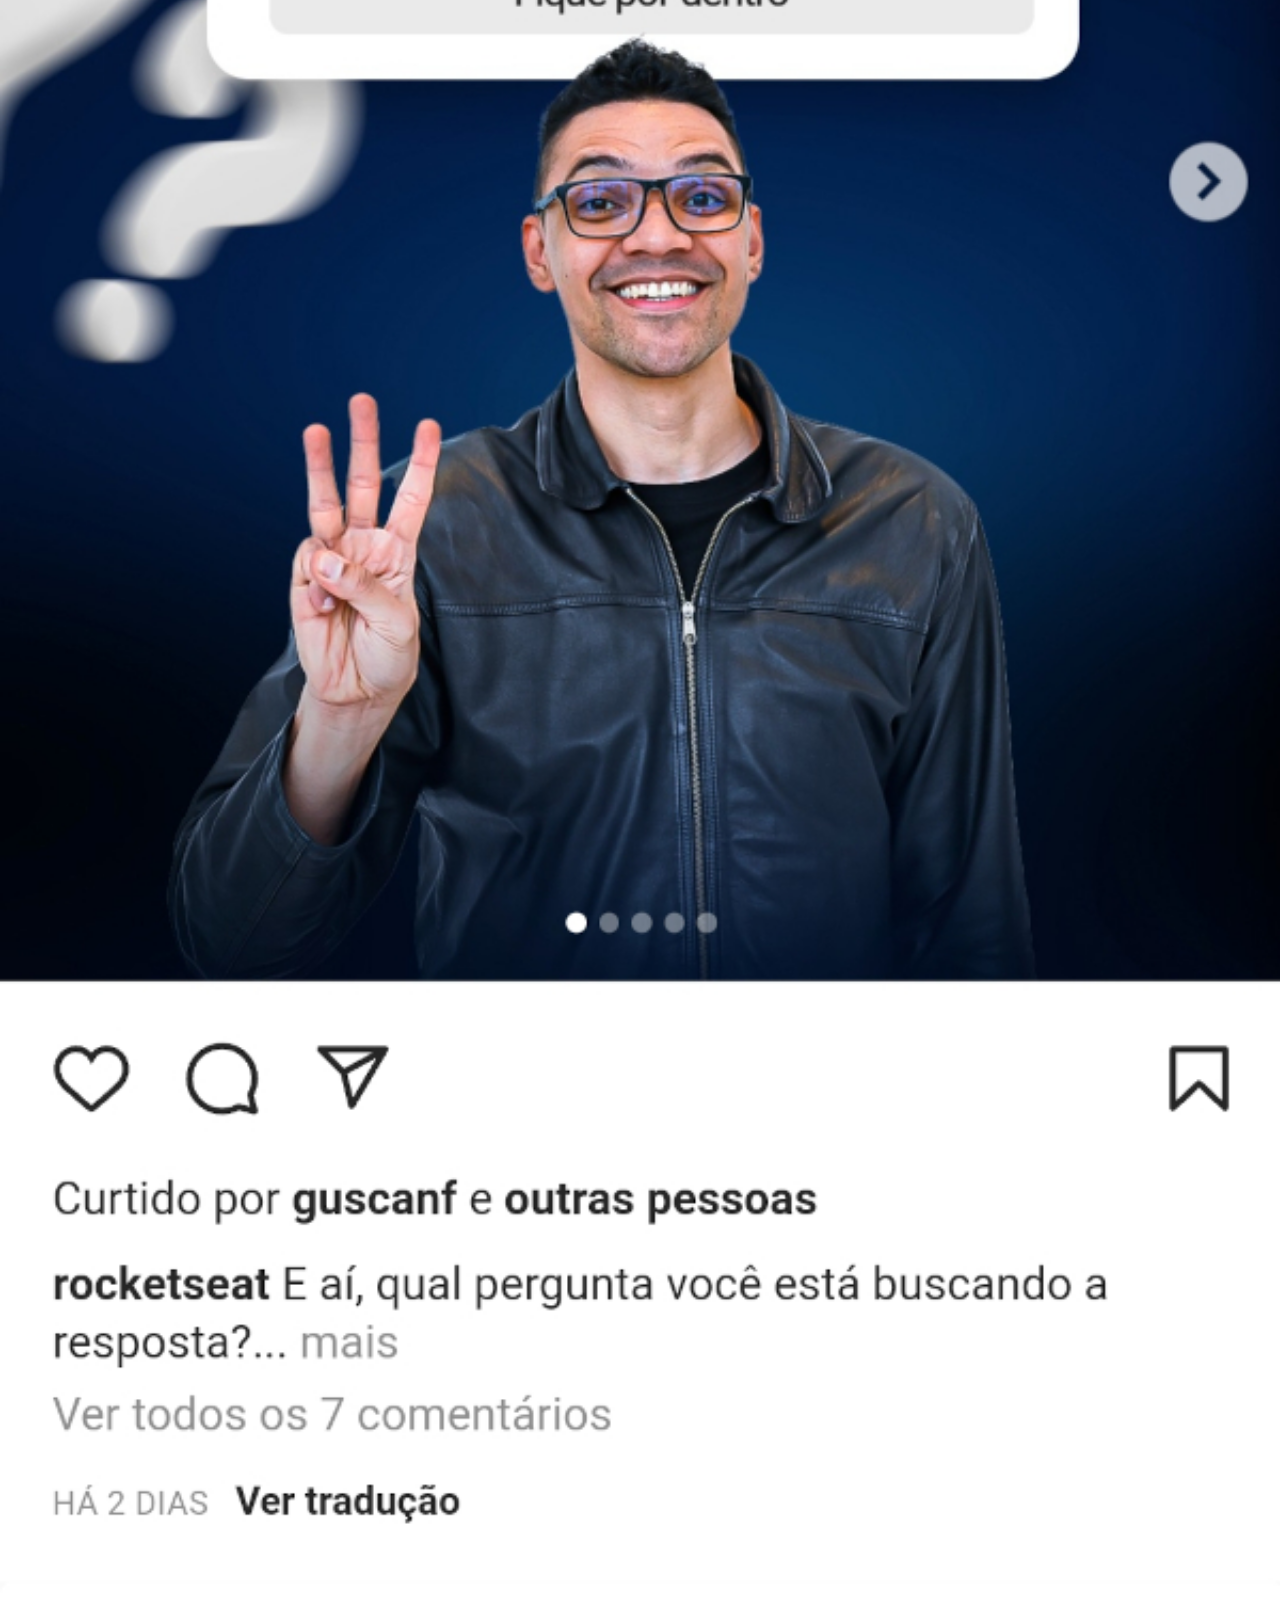
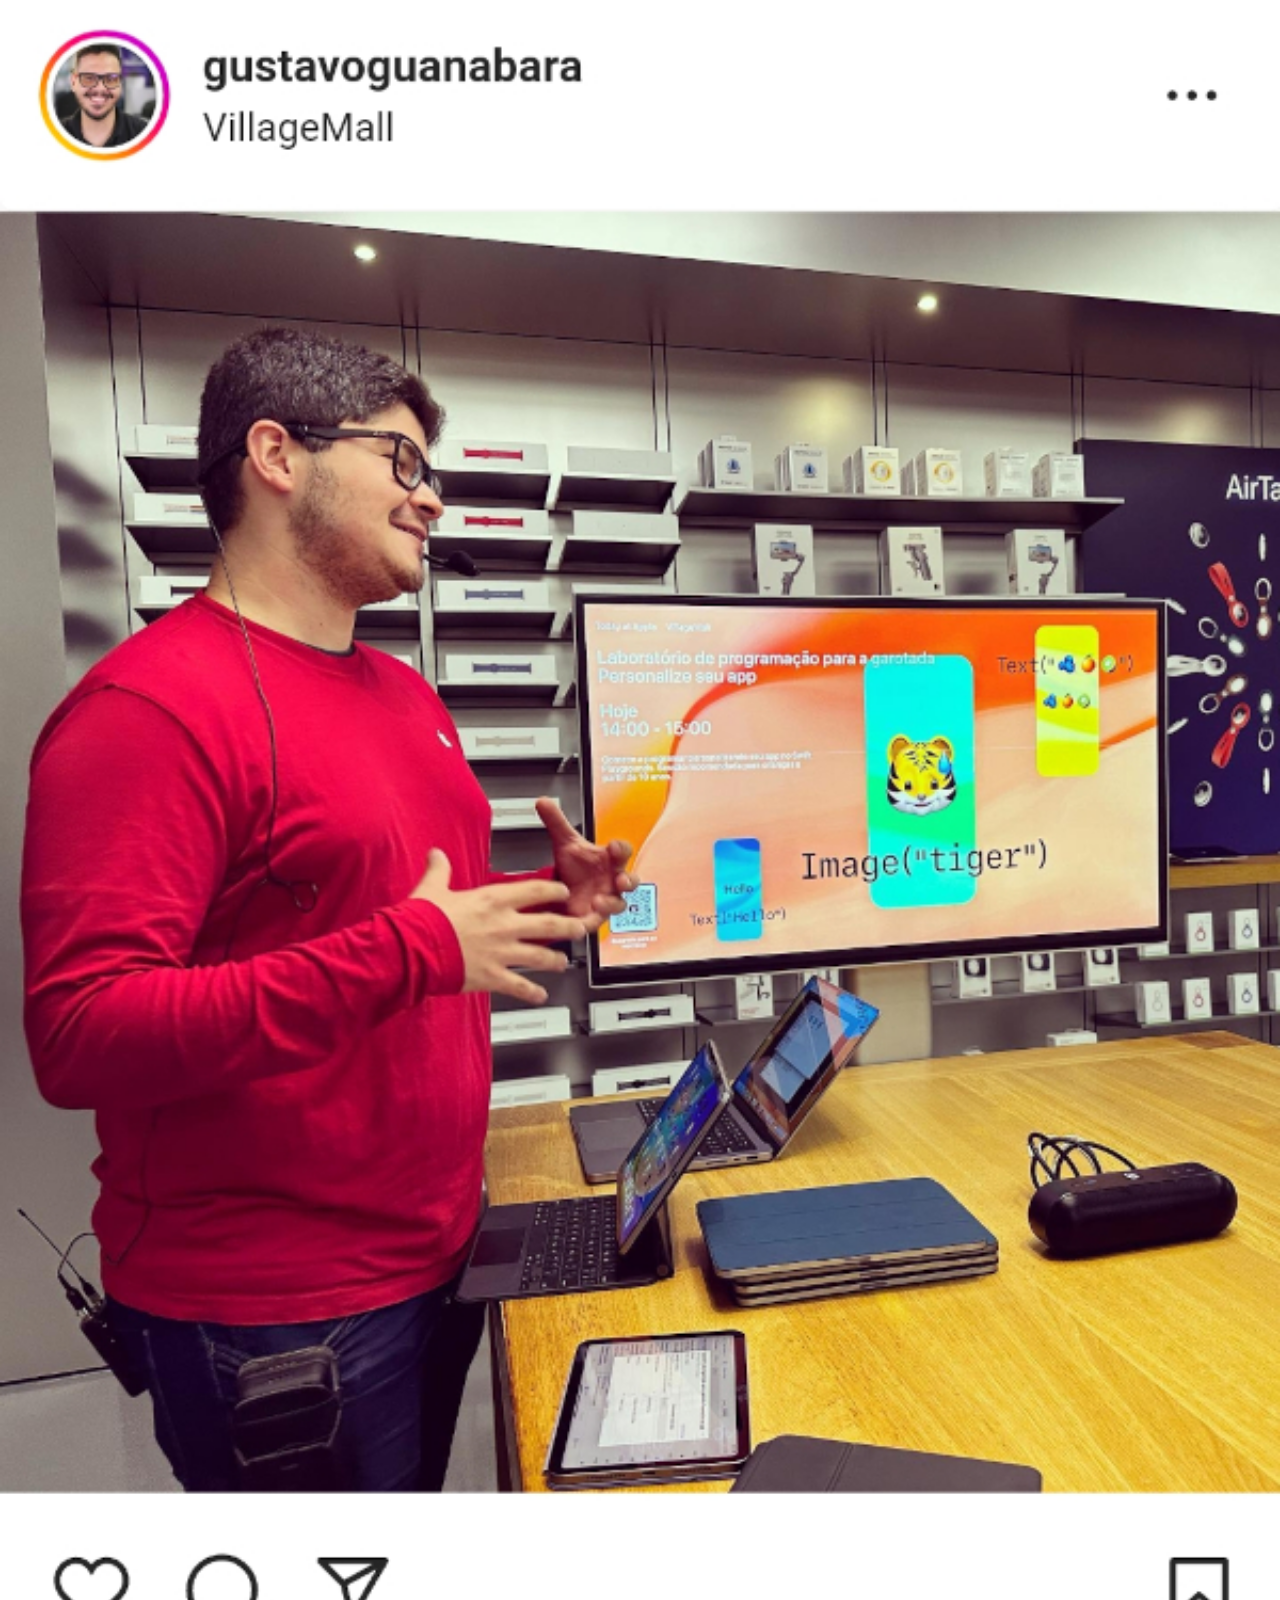
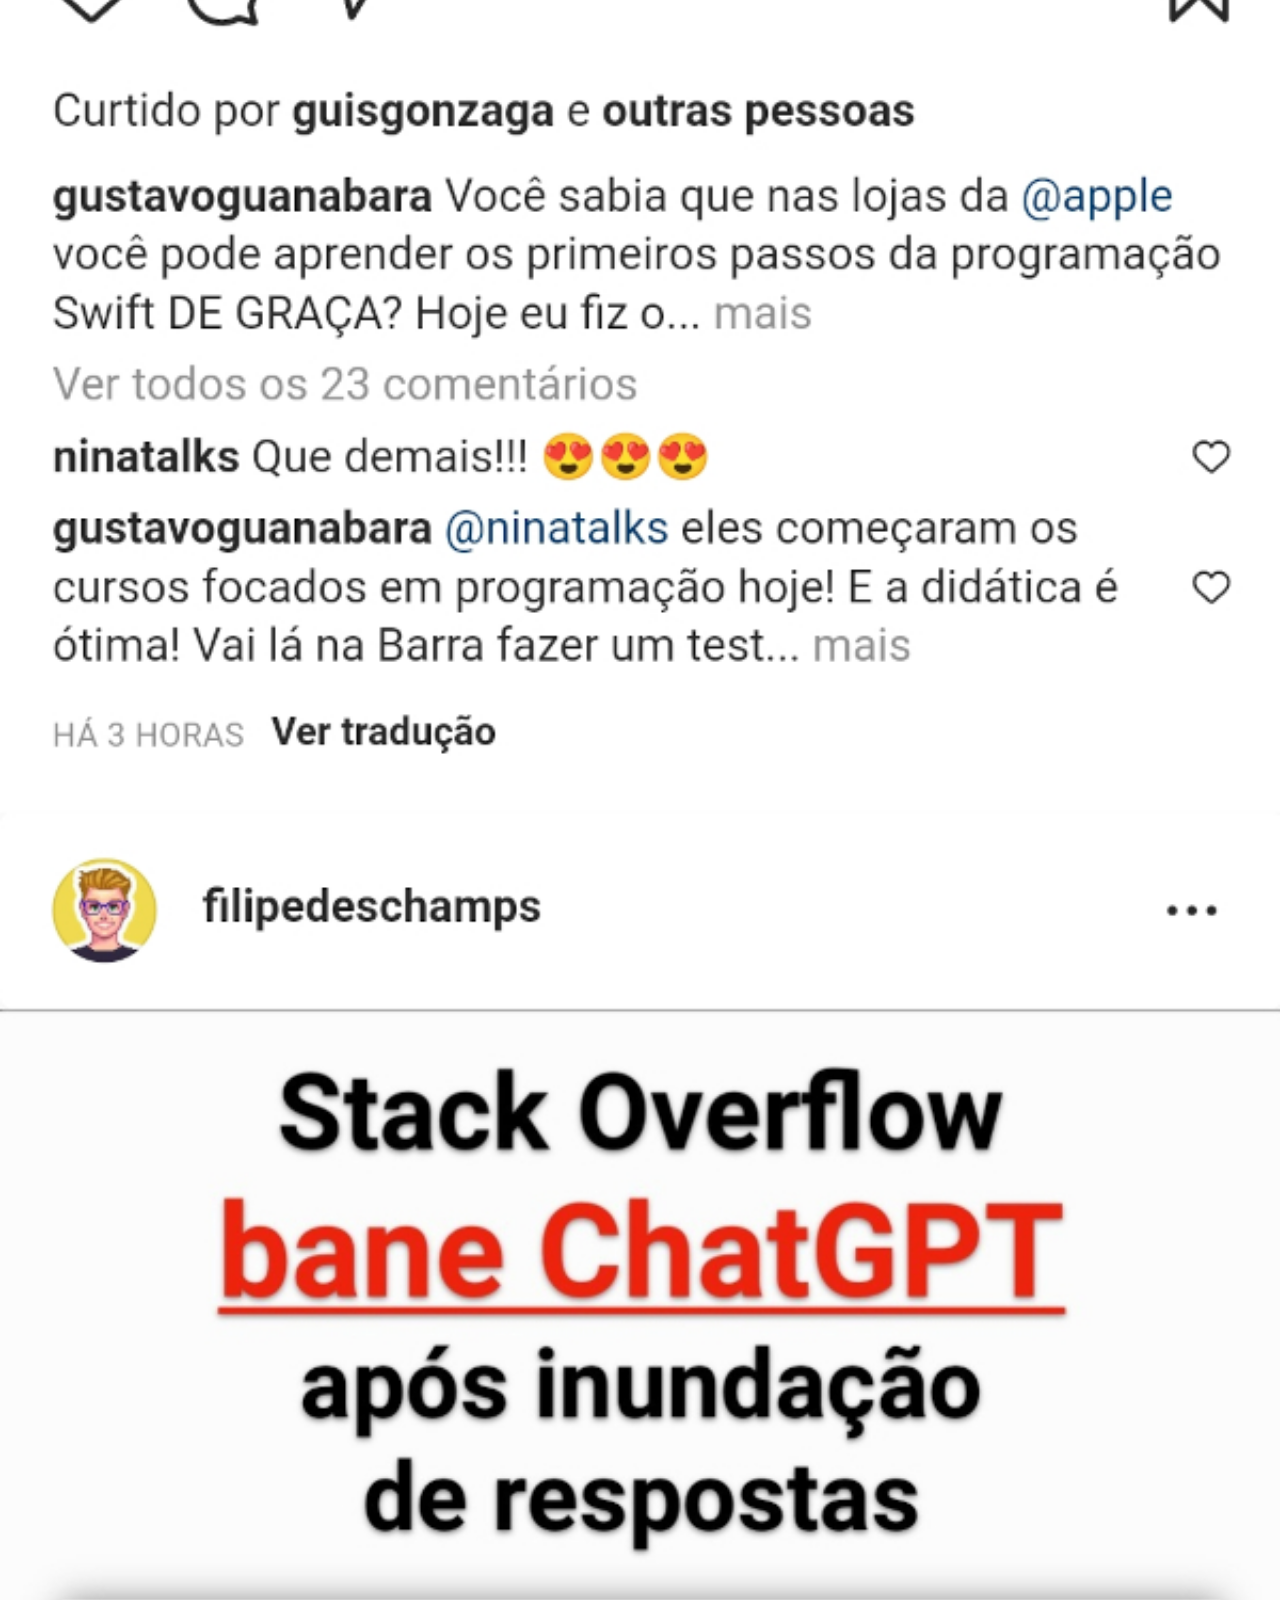
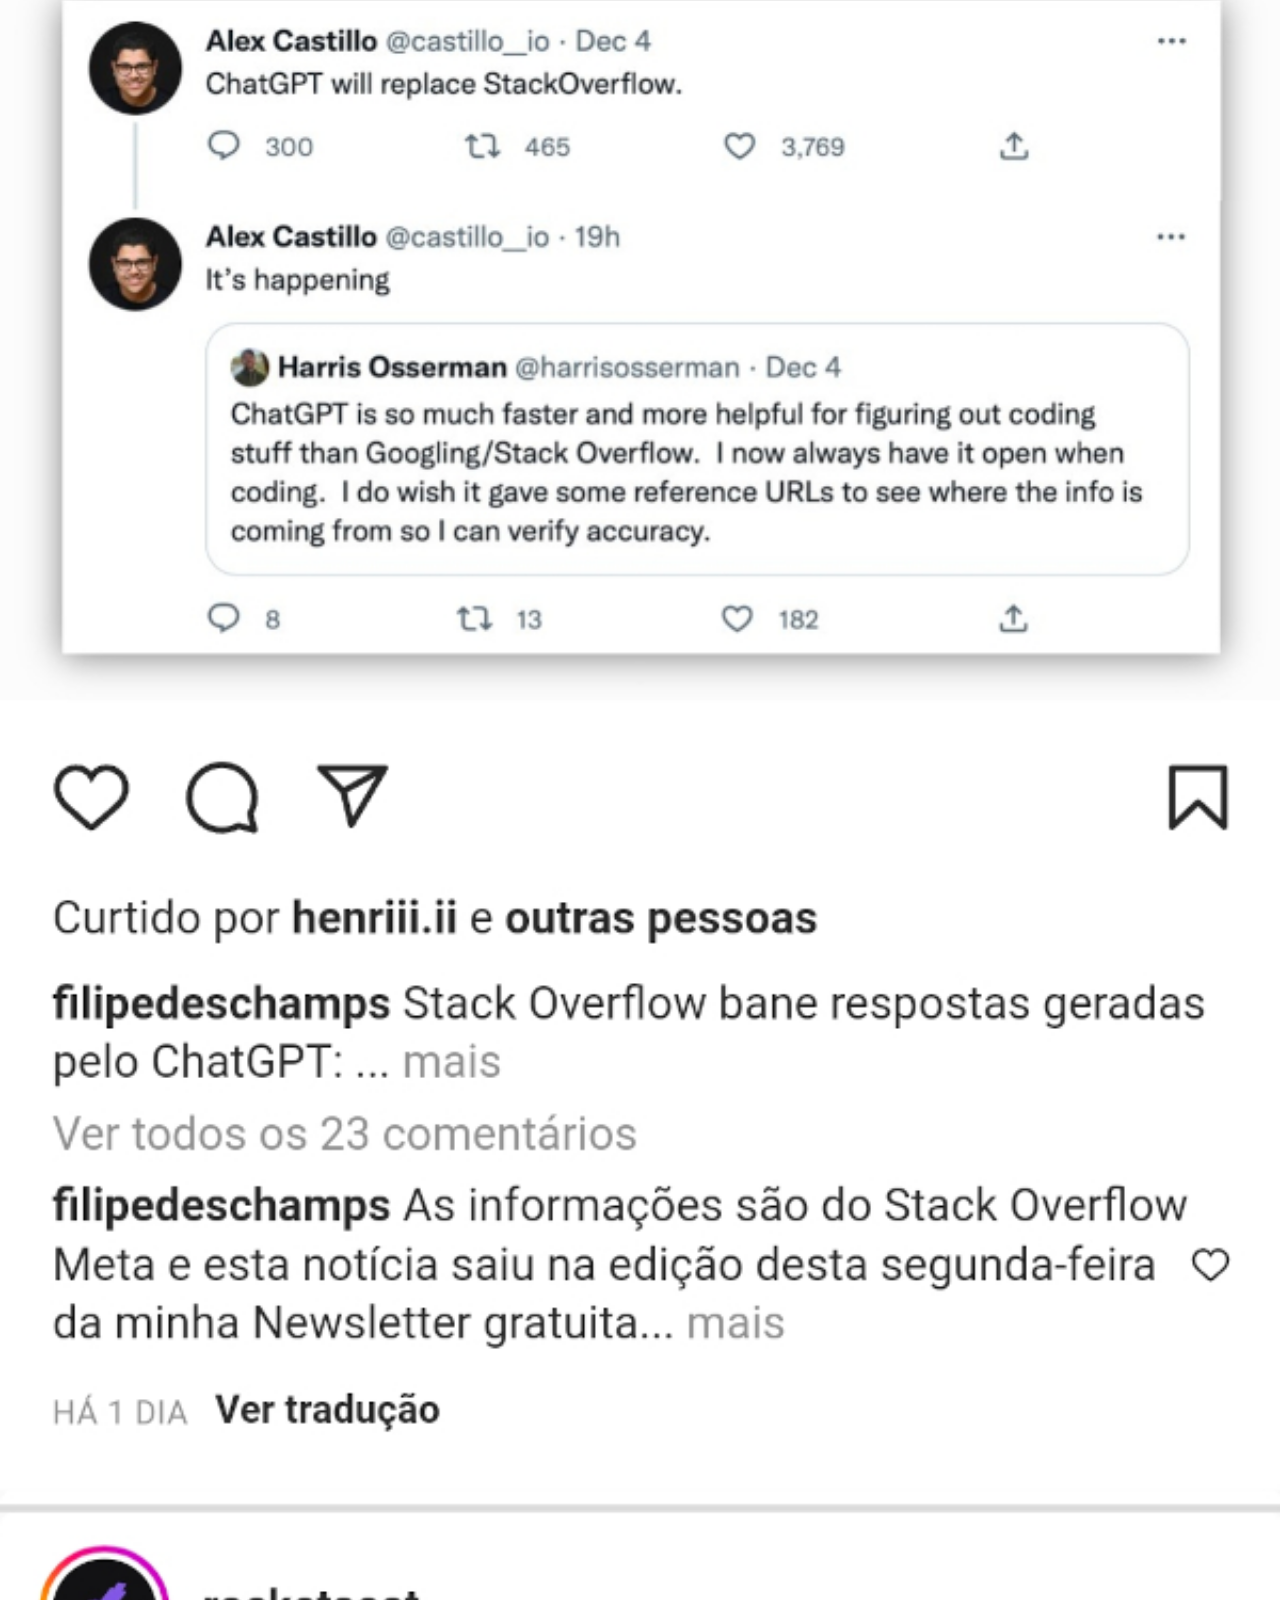
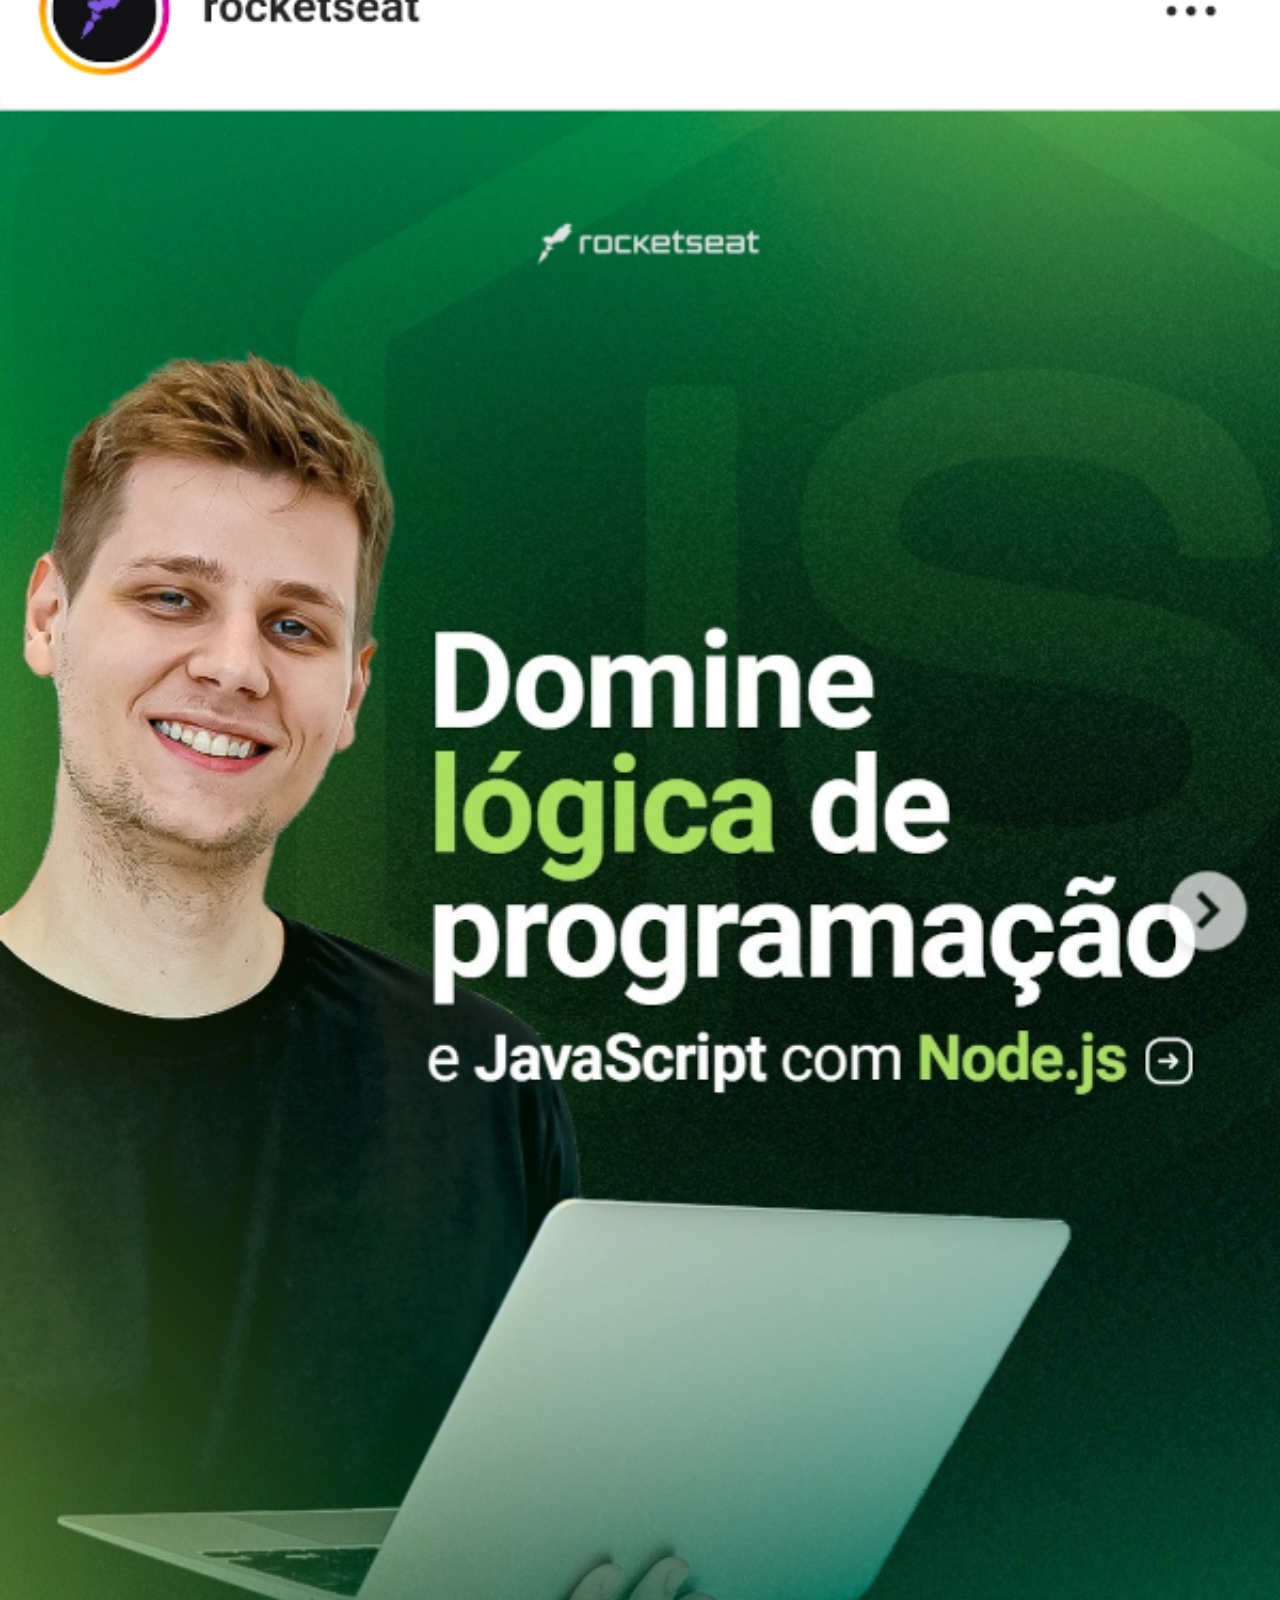
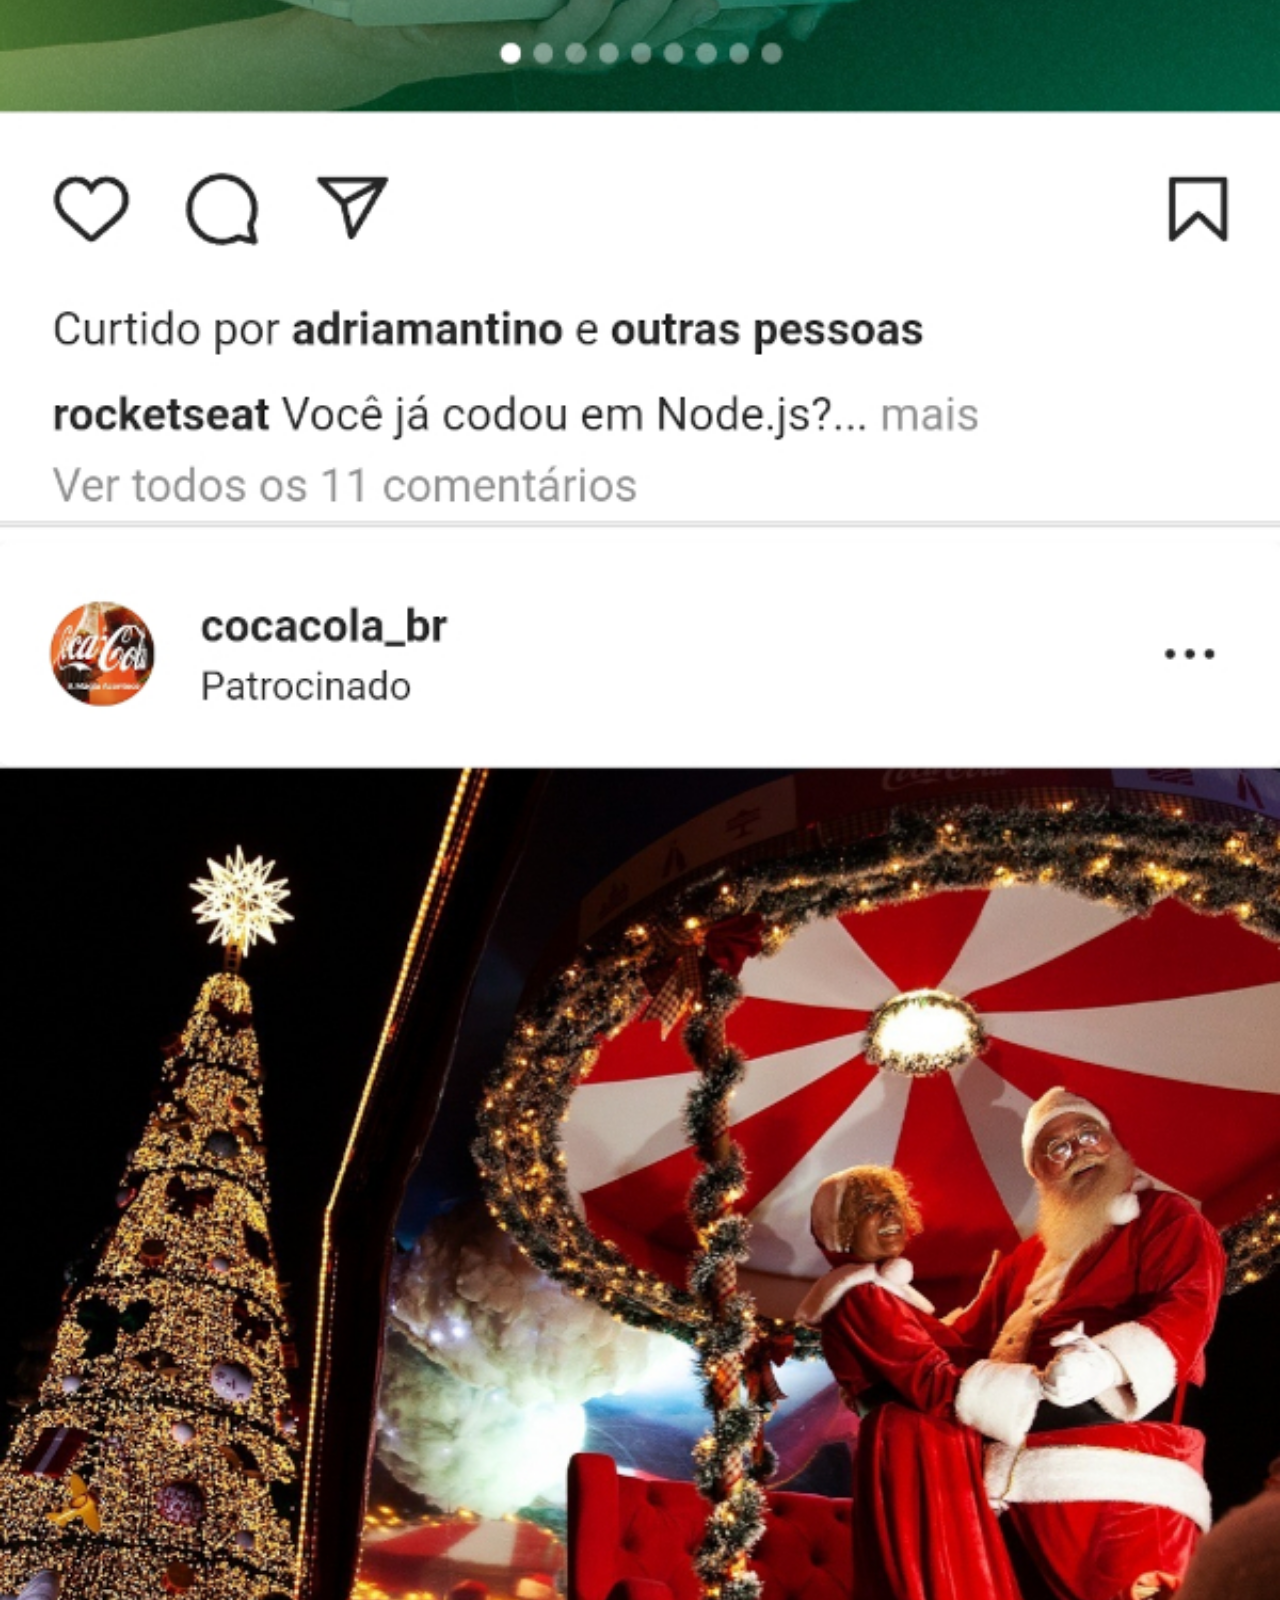
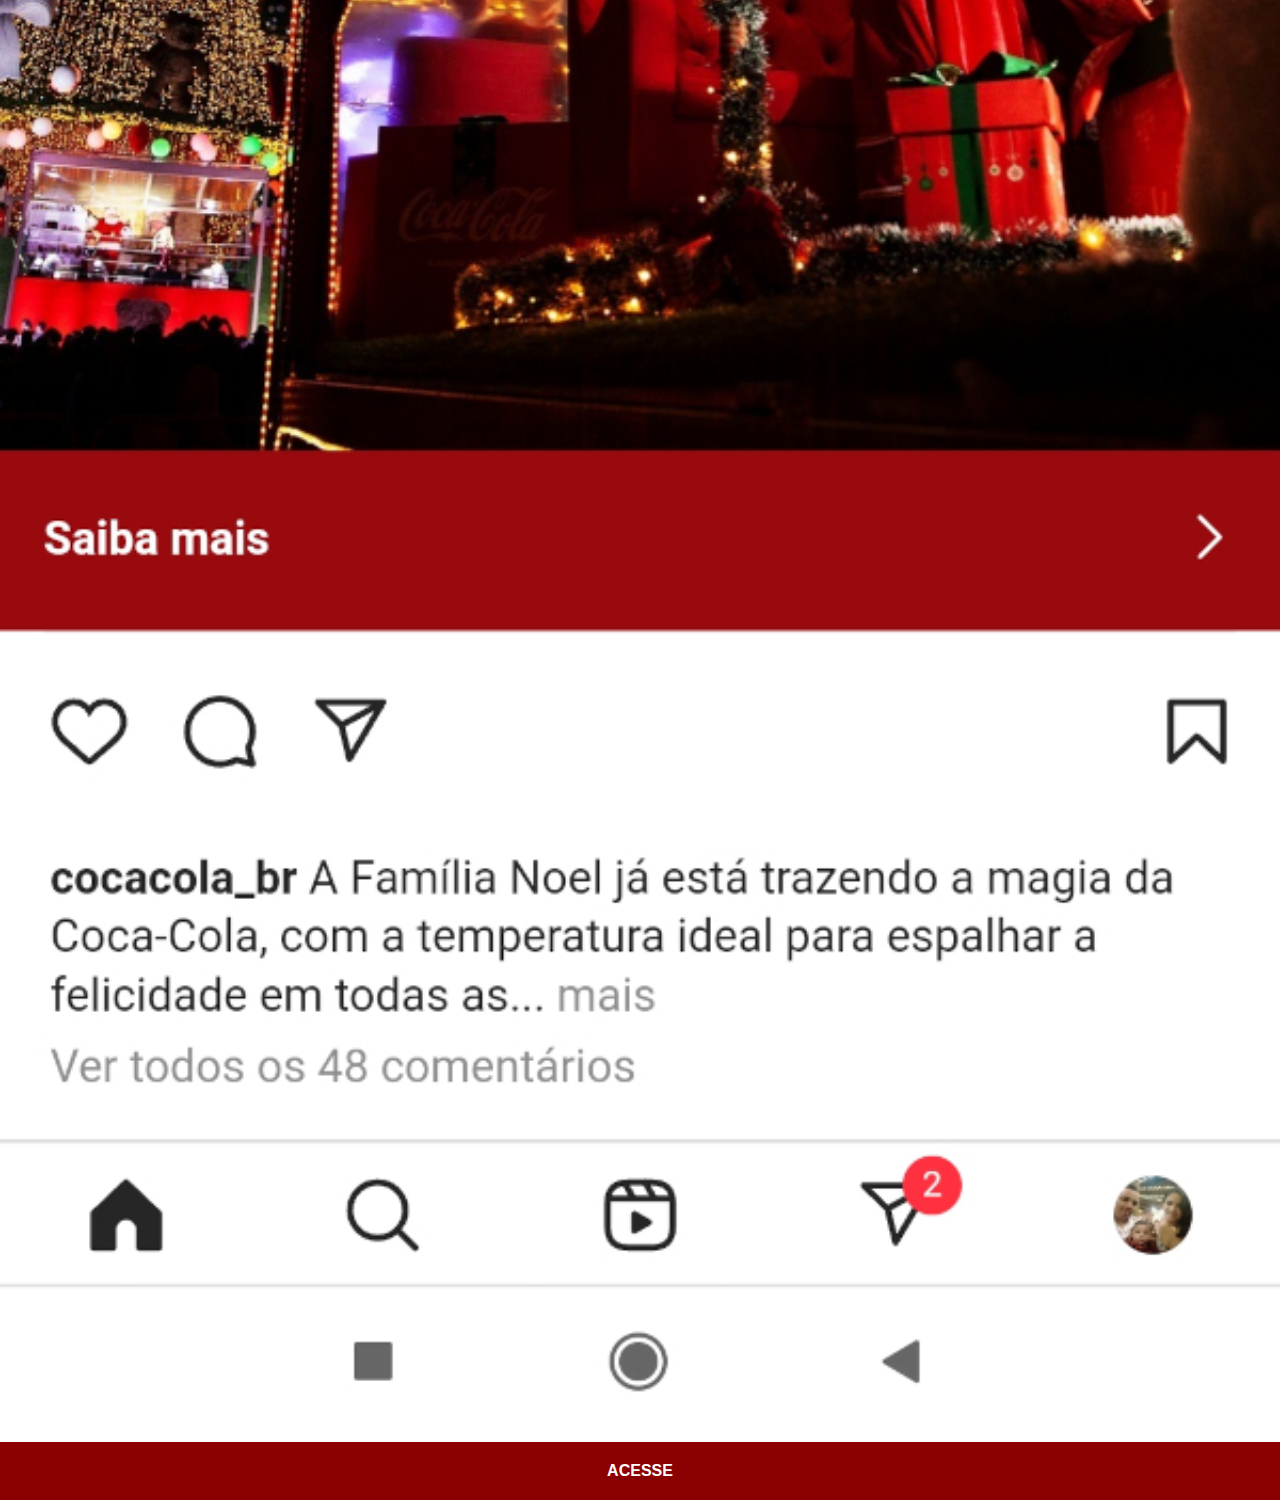
<file: instagram.html>
<!DOCTYPE html>
<html lang="pt-br">
<head>
    <meta charset="UTF-8">
    <meta http-equiv="X-UA-Compatible" content="IE=edge">
    <meta name="viewport" content="width=device-width, initial-scale=1.0">
    <link rel="stylesheet" href="css/social.css">
    <title>Instagram</title>
</head>
<body>
    <img src="img/tela-instagram.jpg" alt="Instagram">
    <a href="https://www.instagram.com/henriquecruz1986/" target="_blank">ACESSE</a>
</body>
</html>
</file>
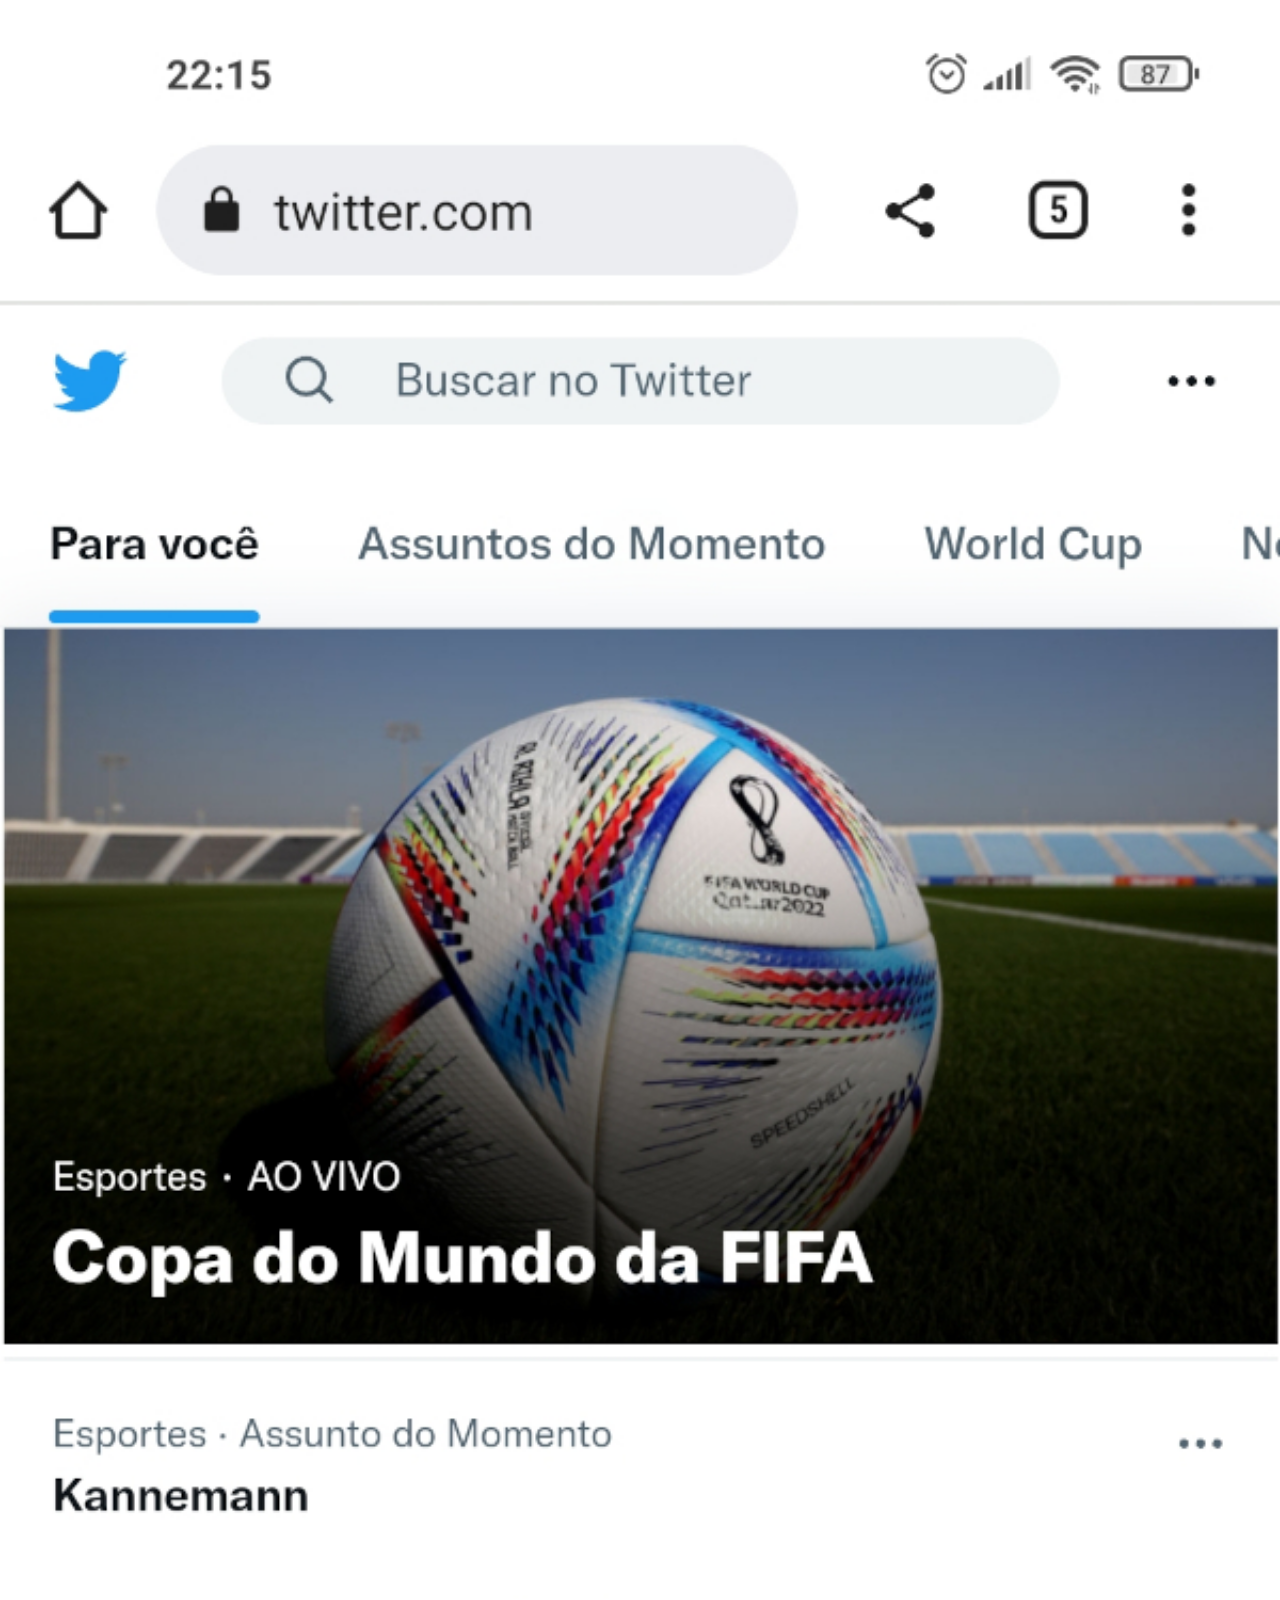
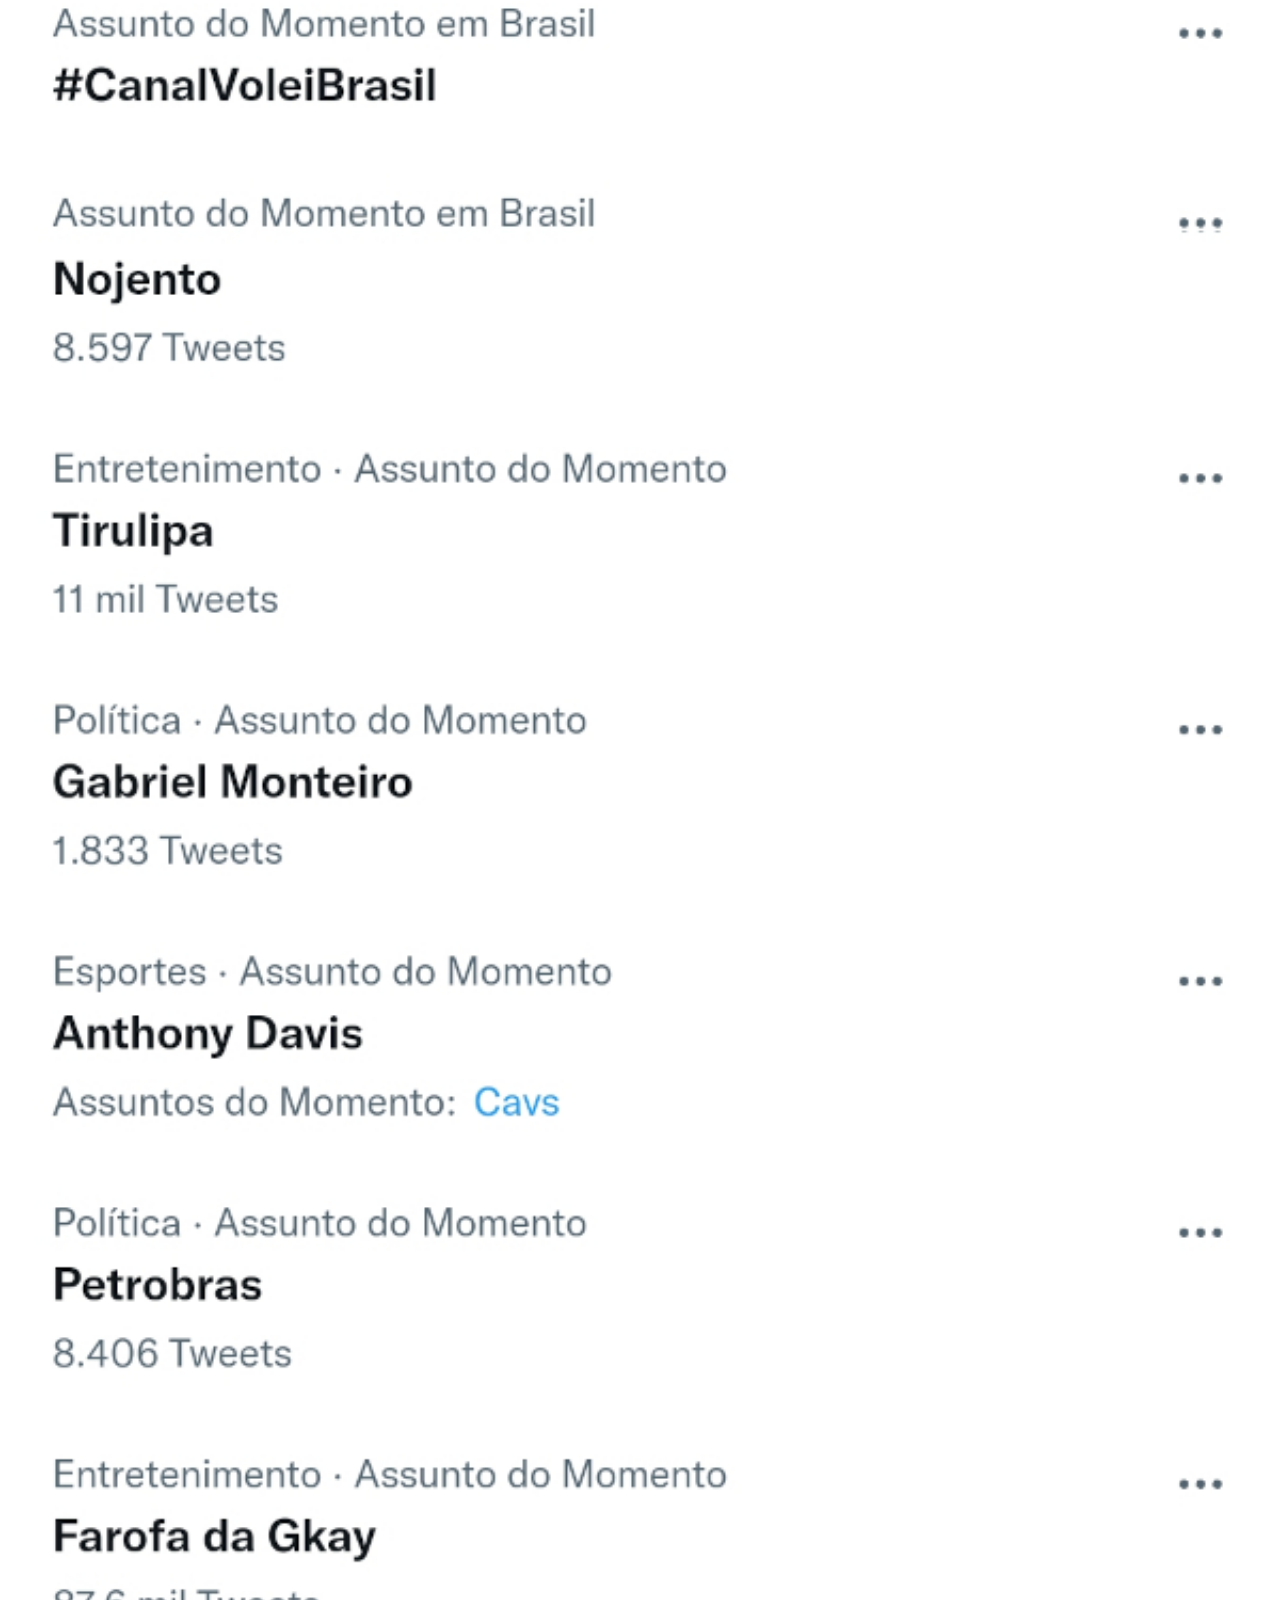
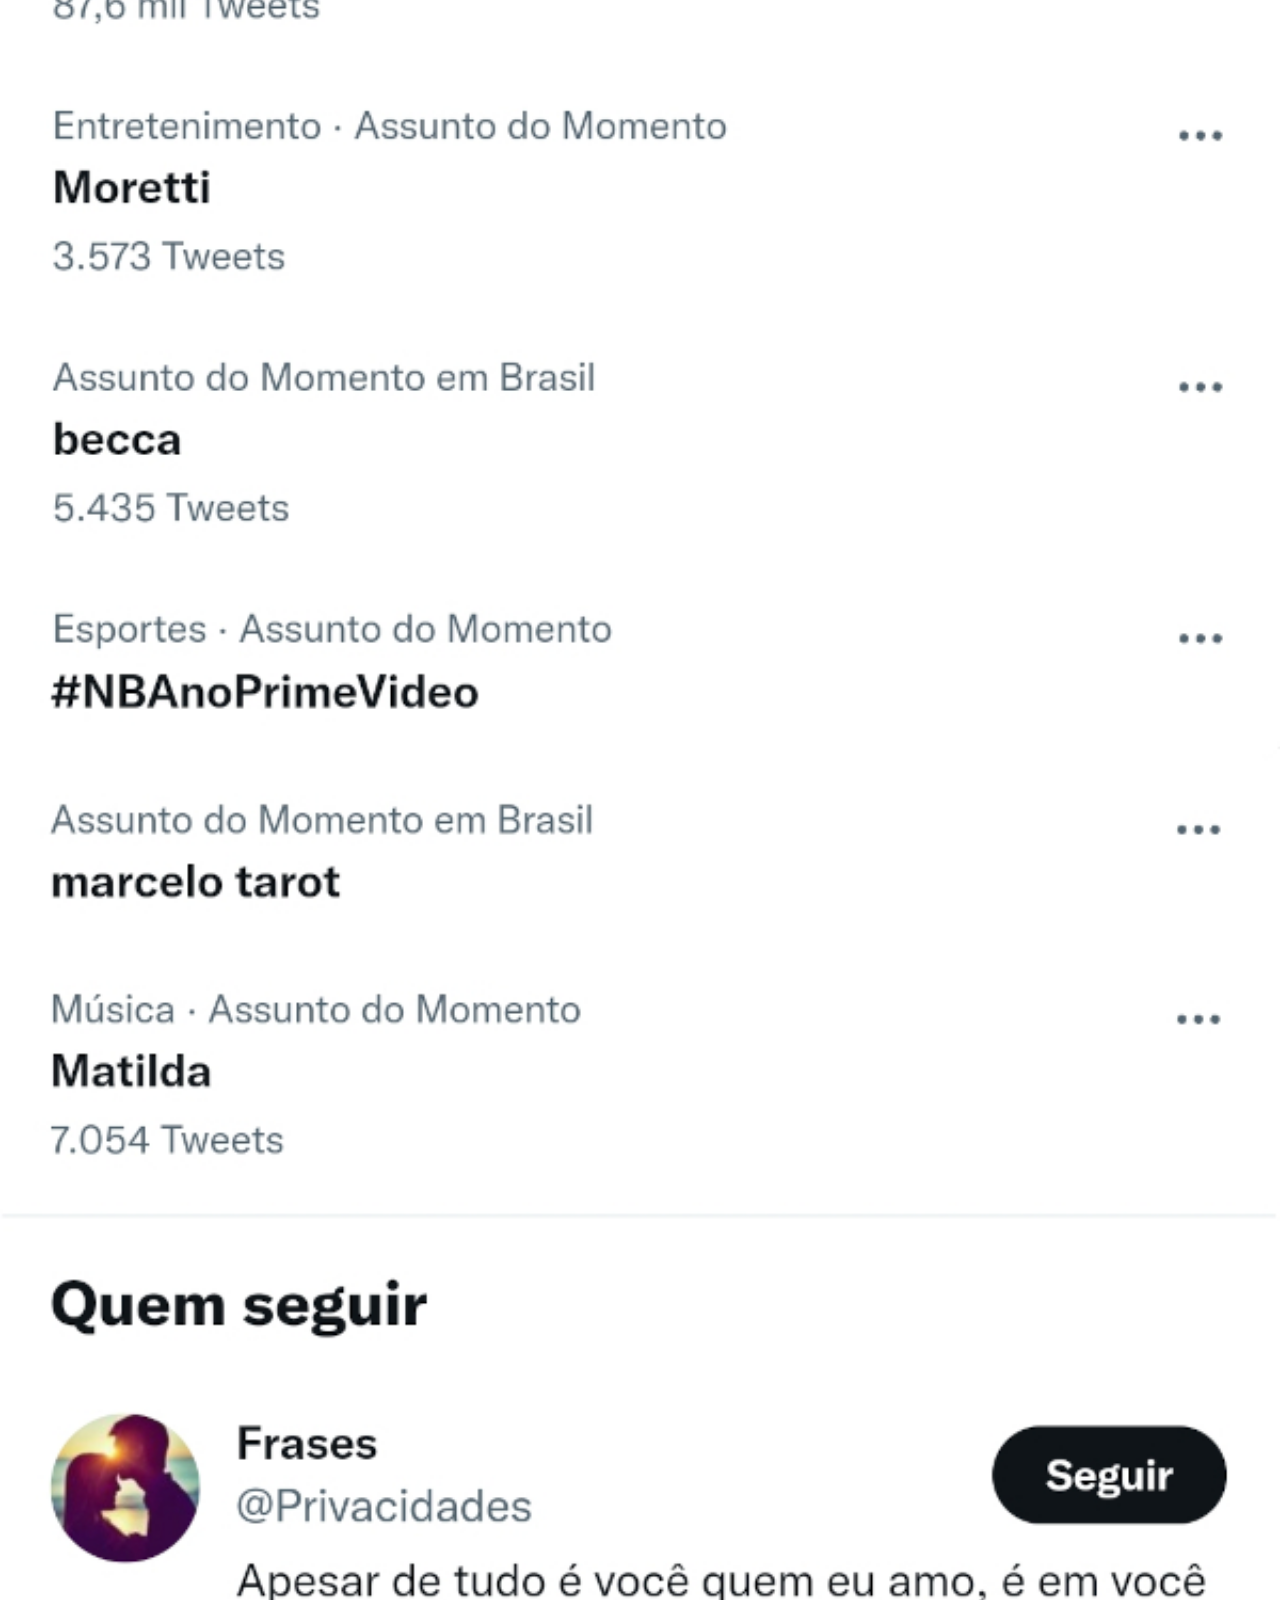
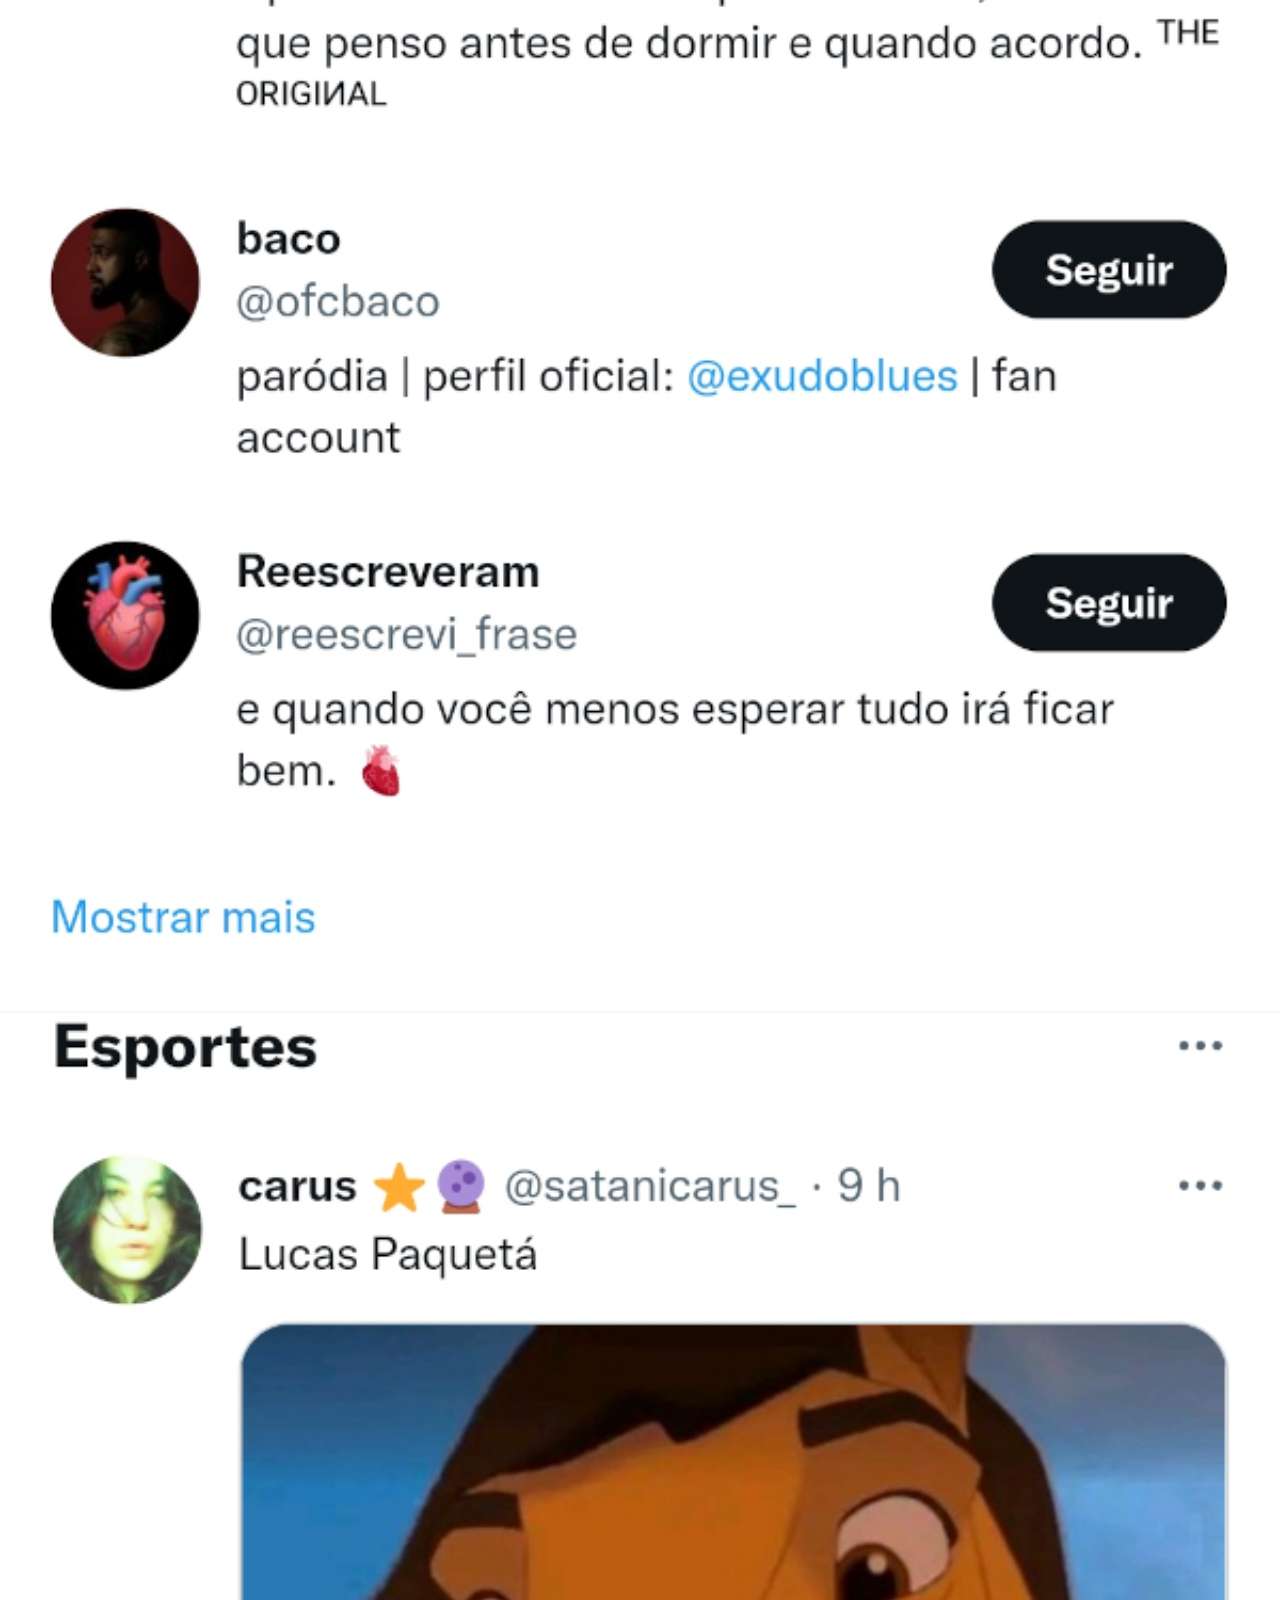
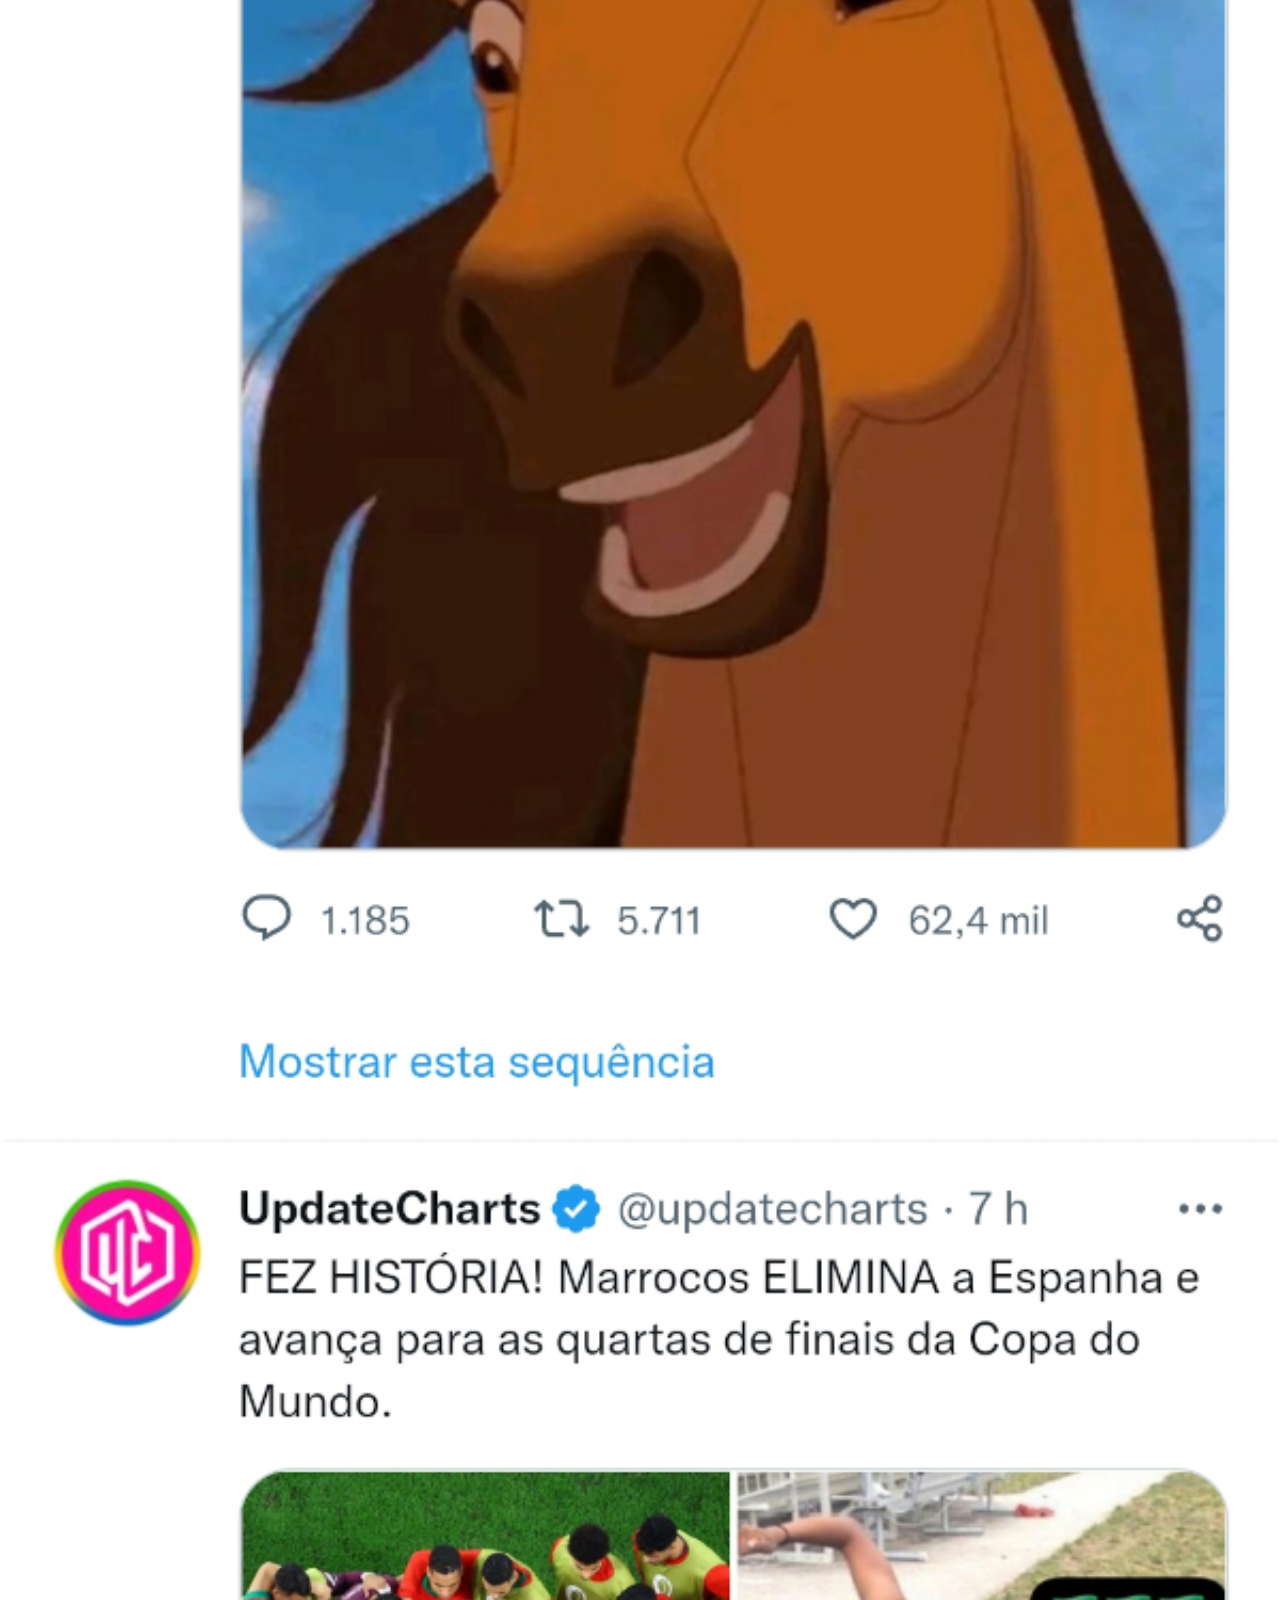
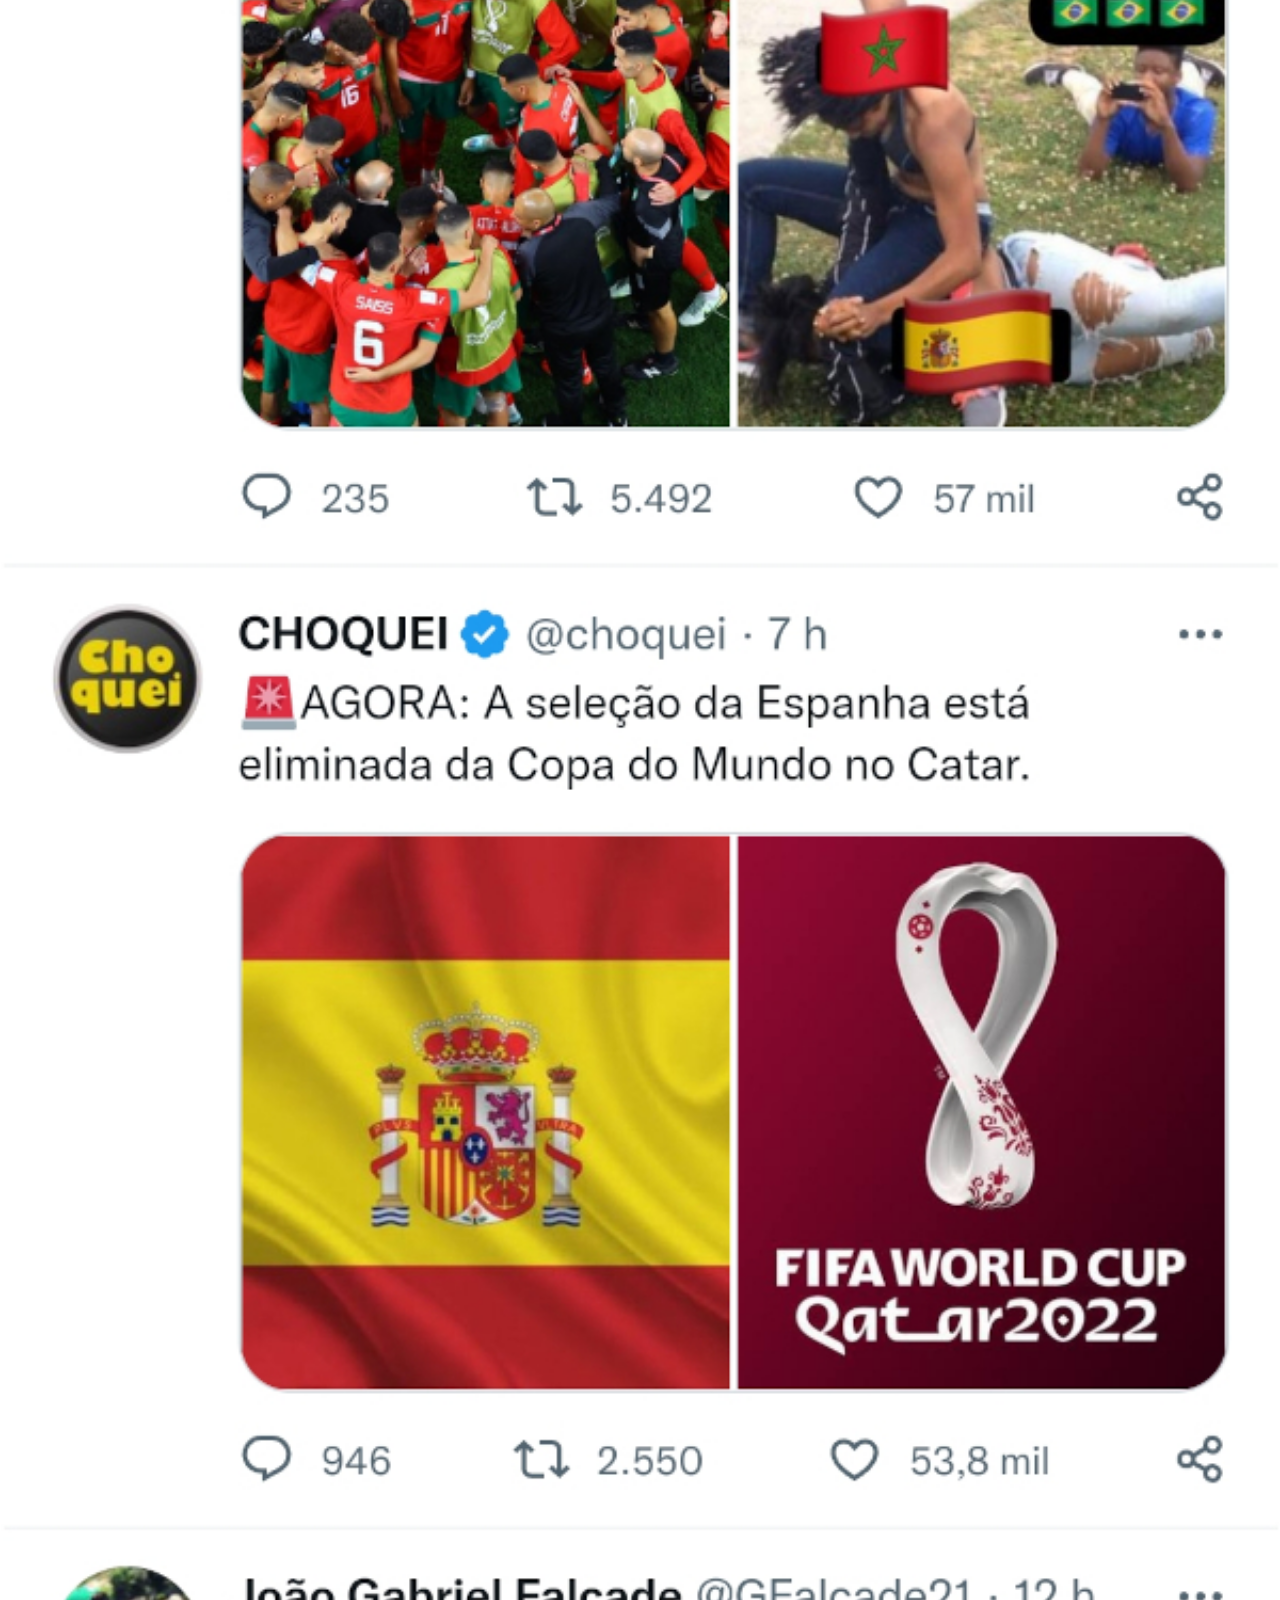
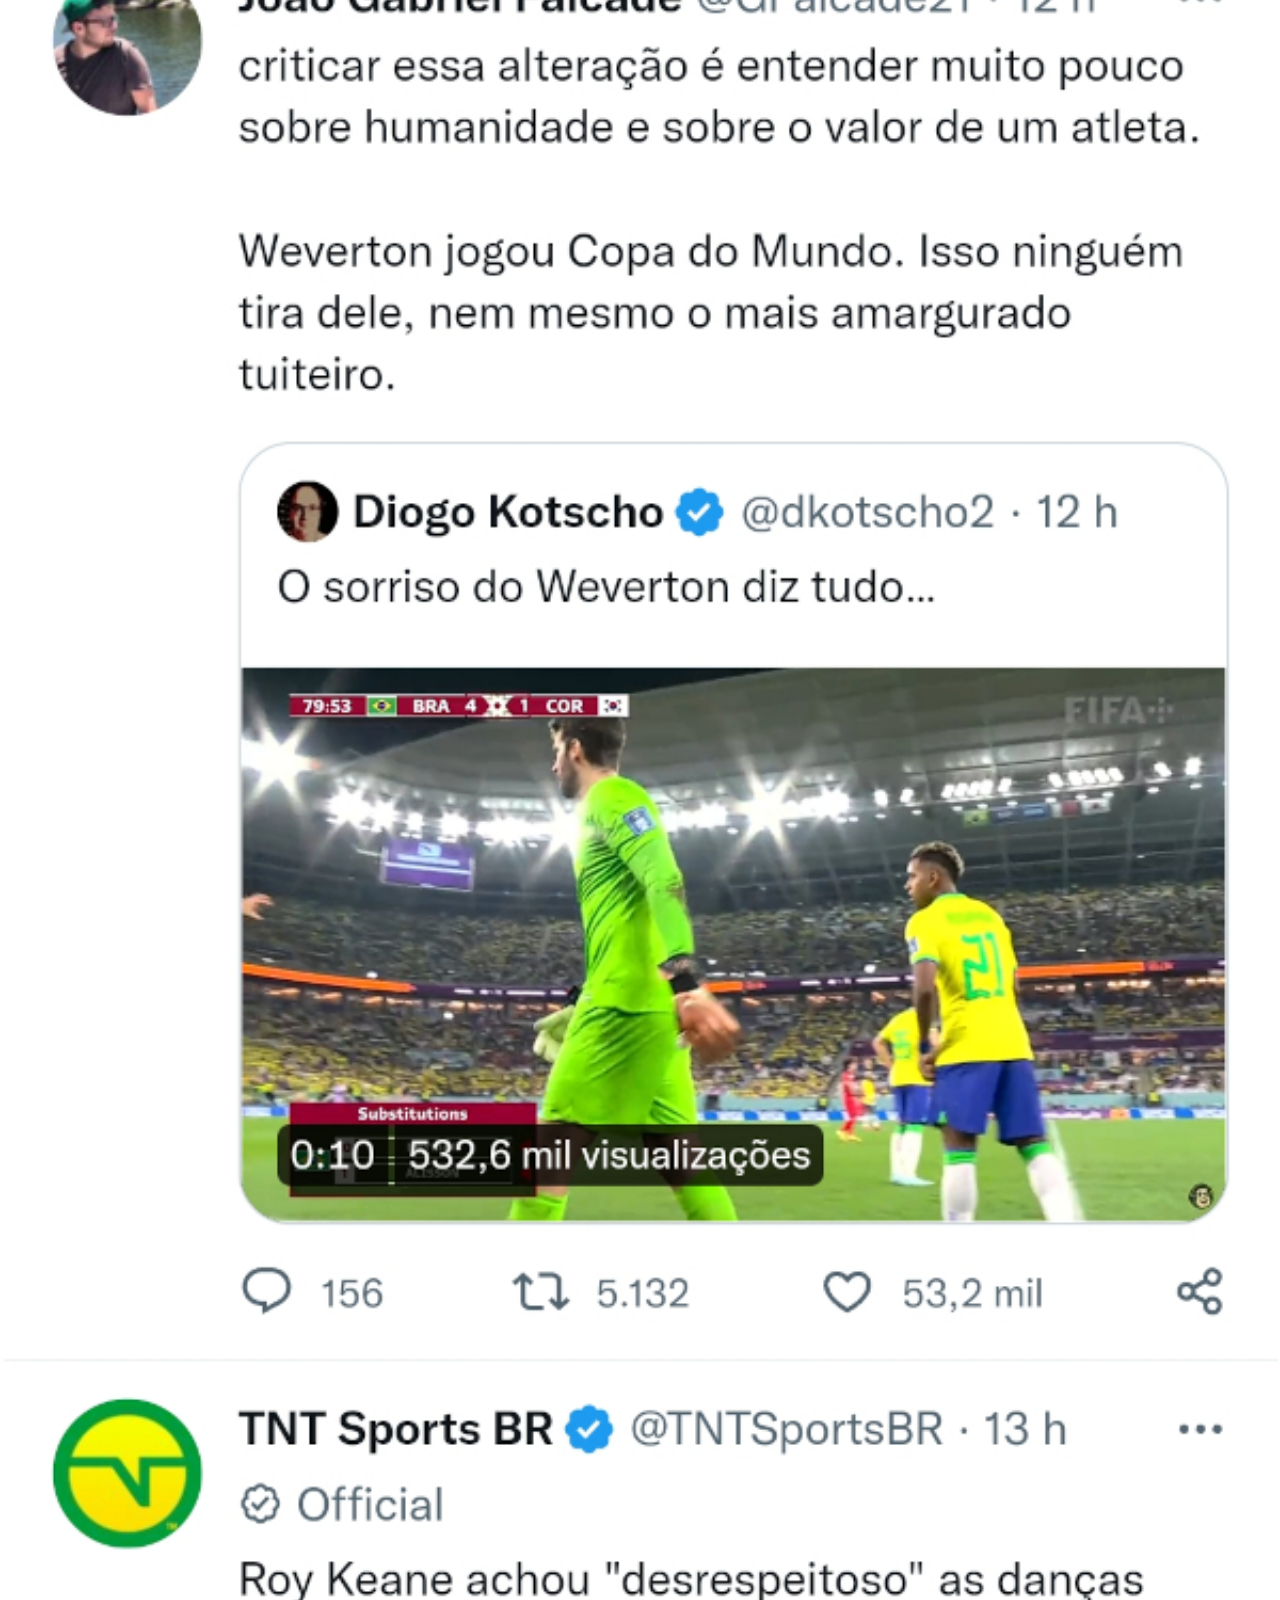
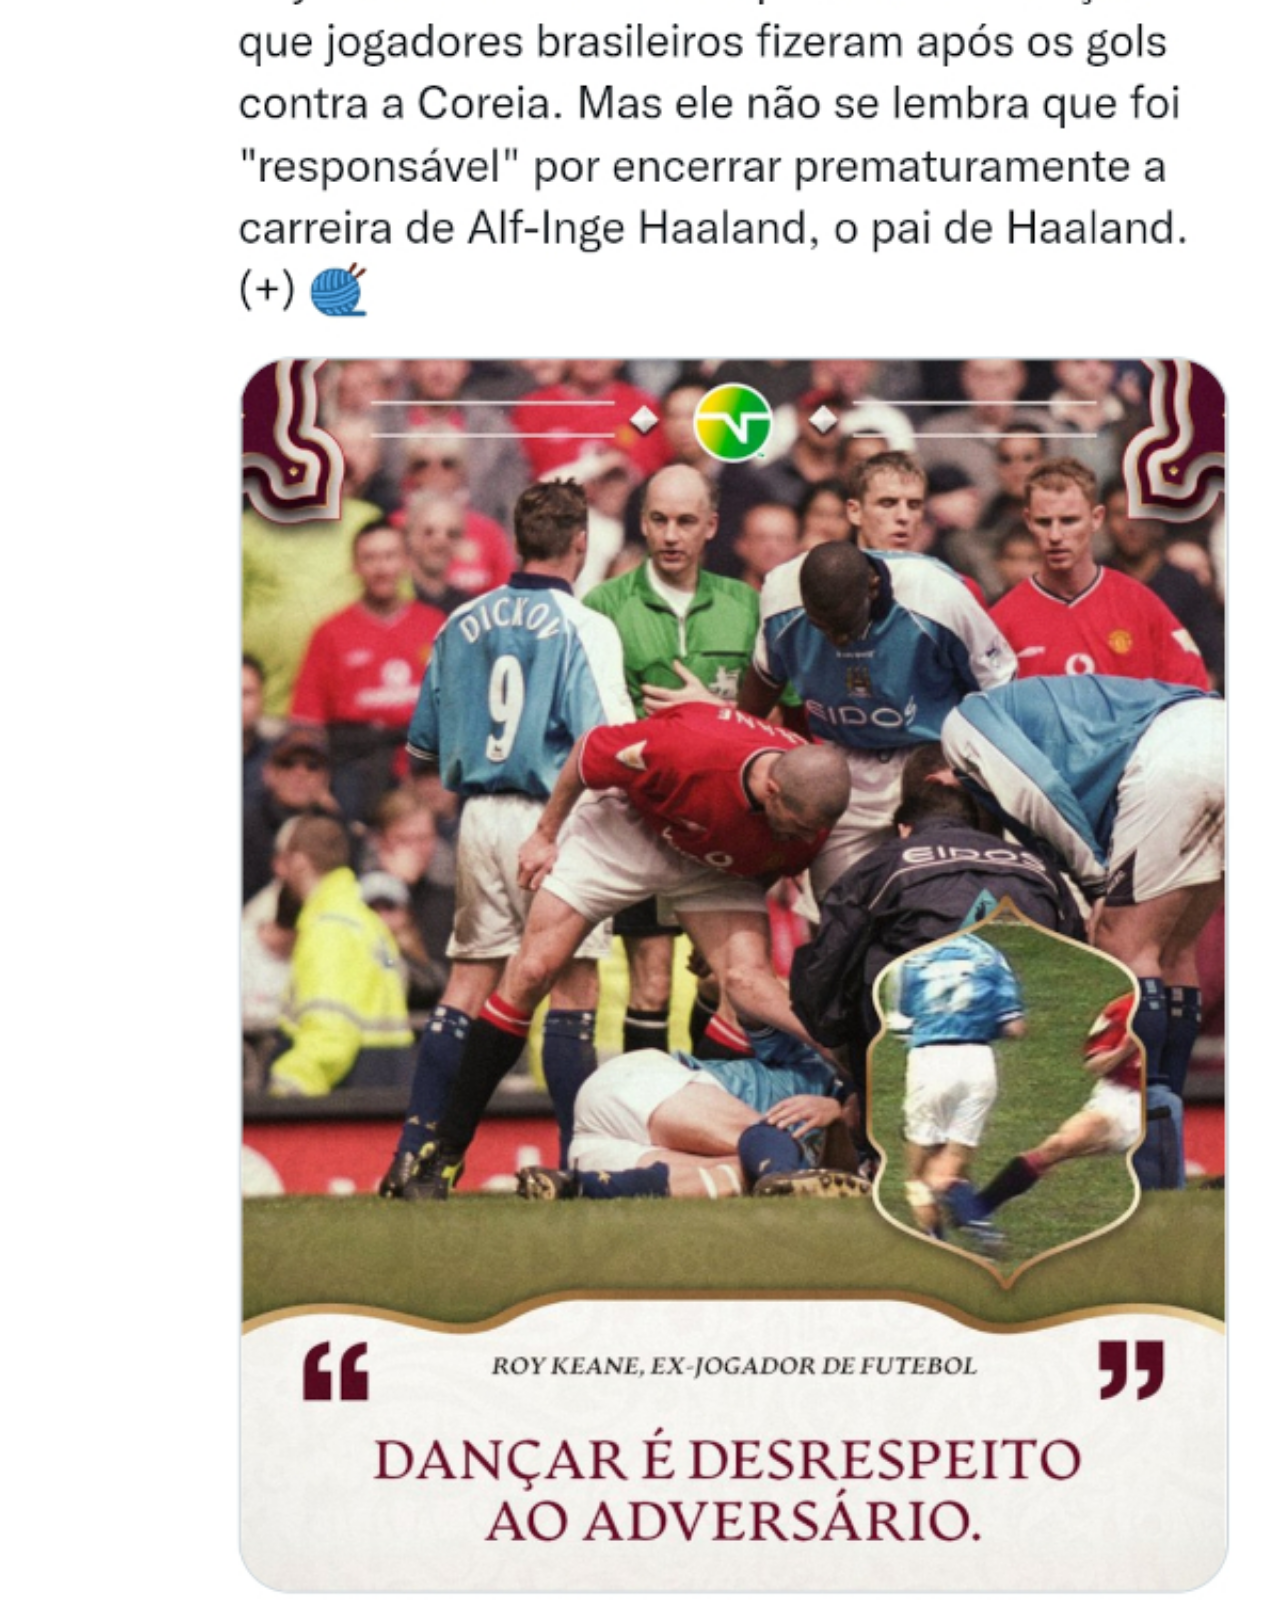
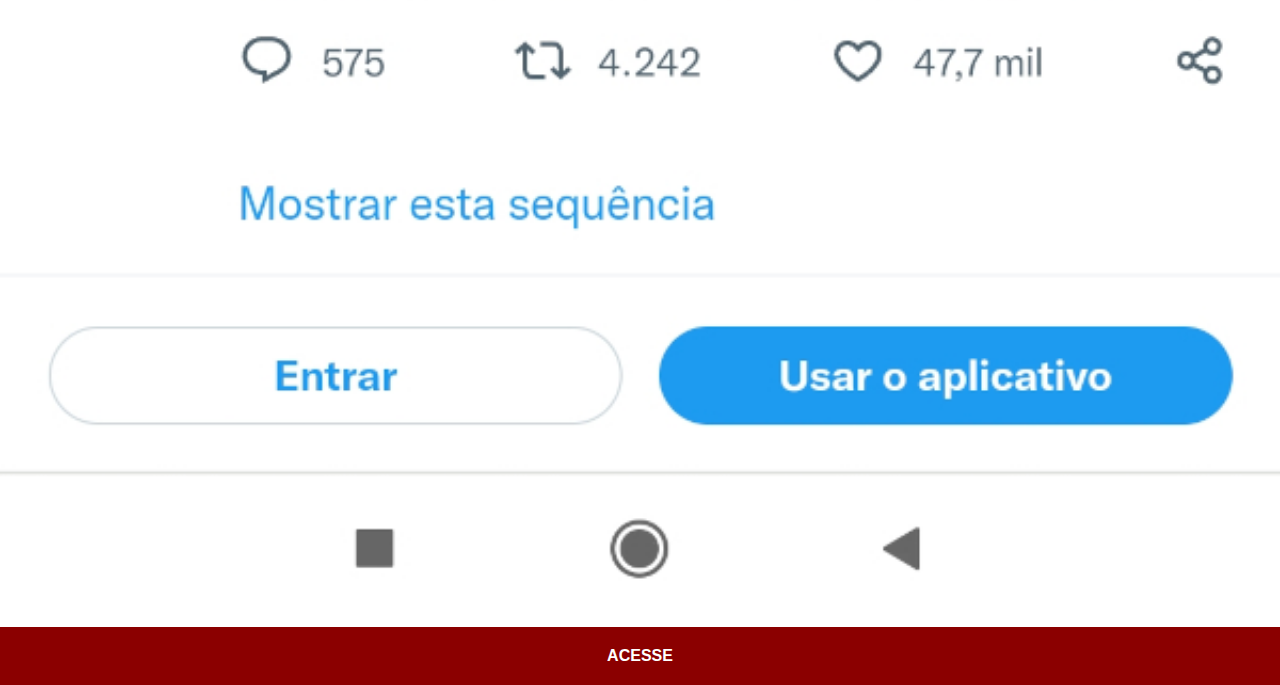
<file: twitter.html>
<!DOCTYPE html>
<html lang="pt-br">
<head>
    <meta charset="UTF-8">
    <meta http-equiv="X-UA-Compatible" content="IE=edge">
    <meta name="viewport" content="width=device-width, initial-scale=1.0">
    <link rel="stylesheet" href="css/social.css">
    <title>Twitter</title>
</head>
<body>
    <img src="img/tela-twitter.jpg" alt="Twitter">
    <a href="https://twitter.com/" target="_blank">ACESSE</a>
</body>
</html>
</file>
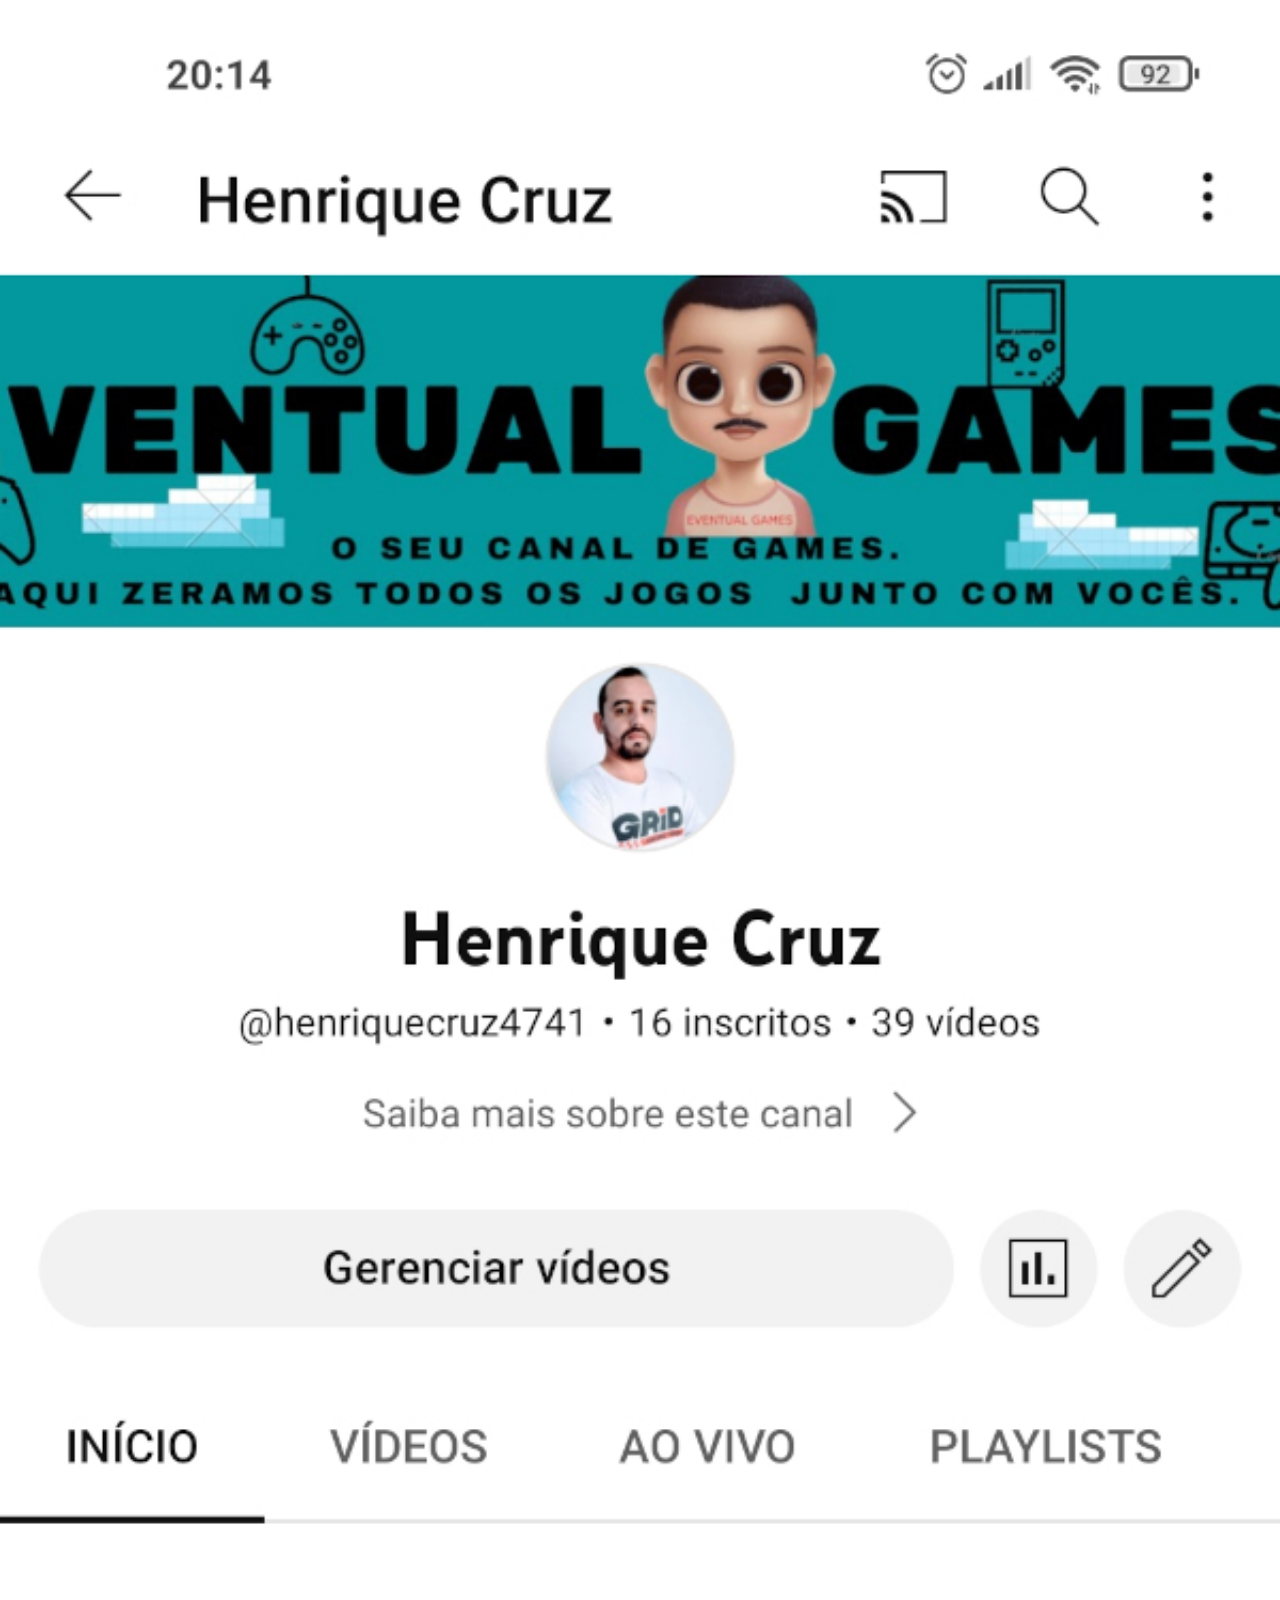
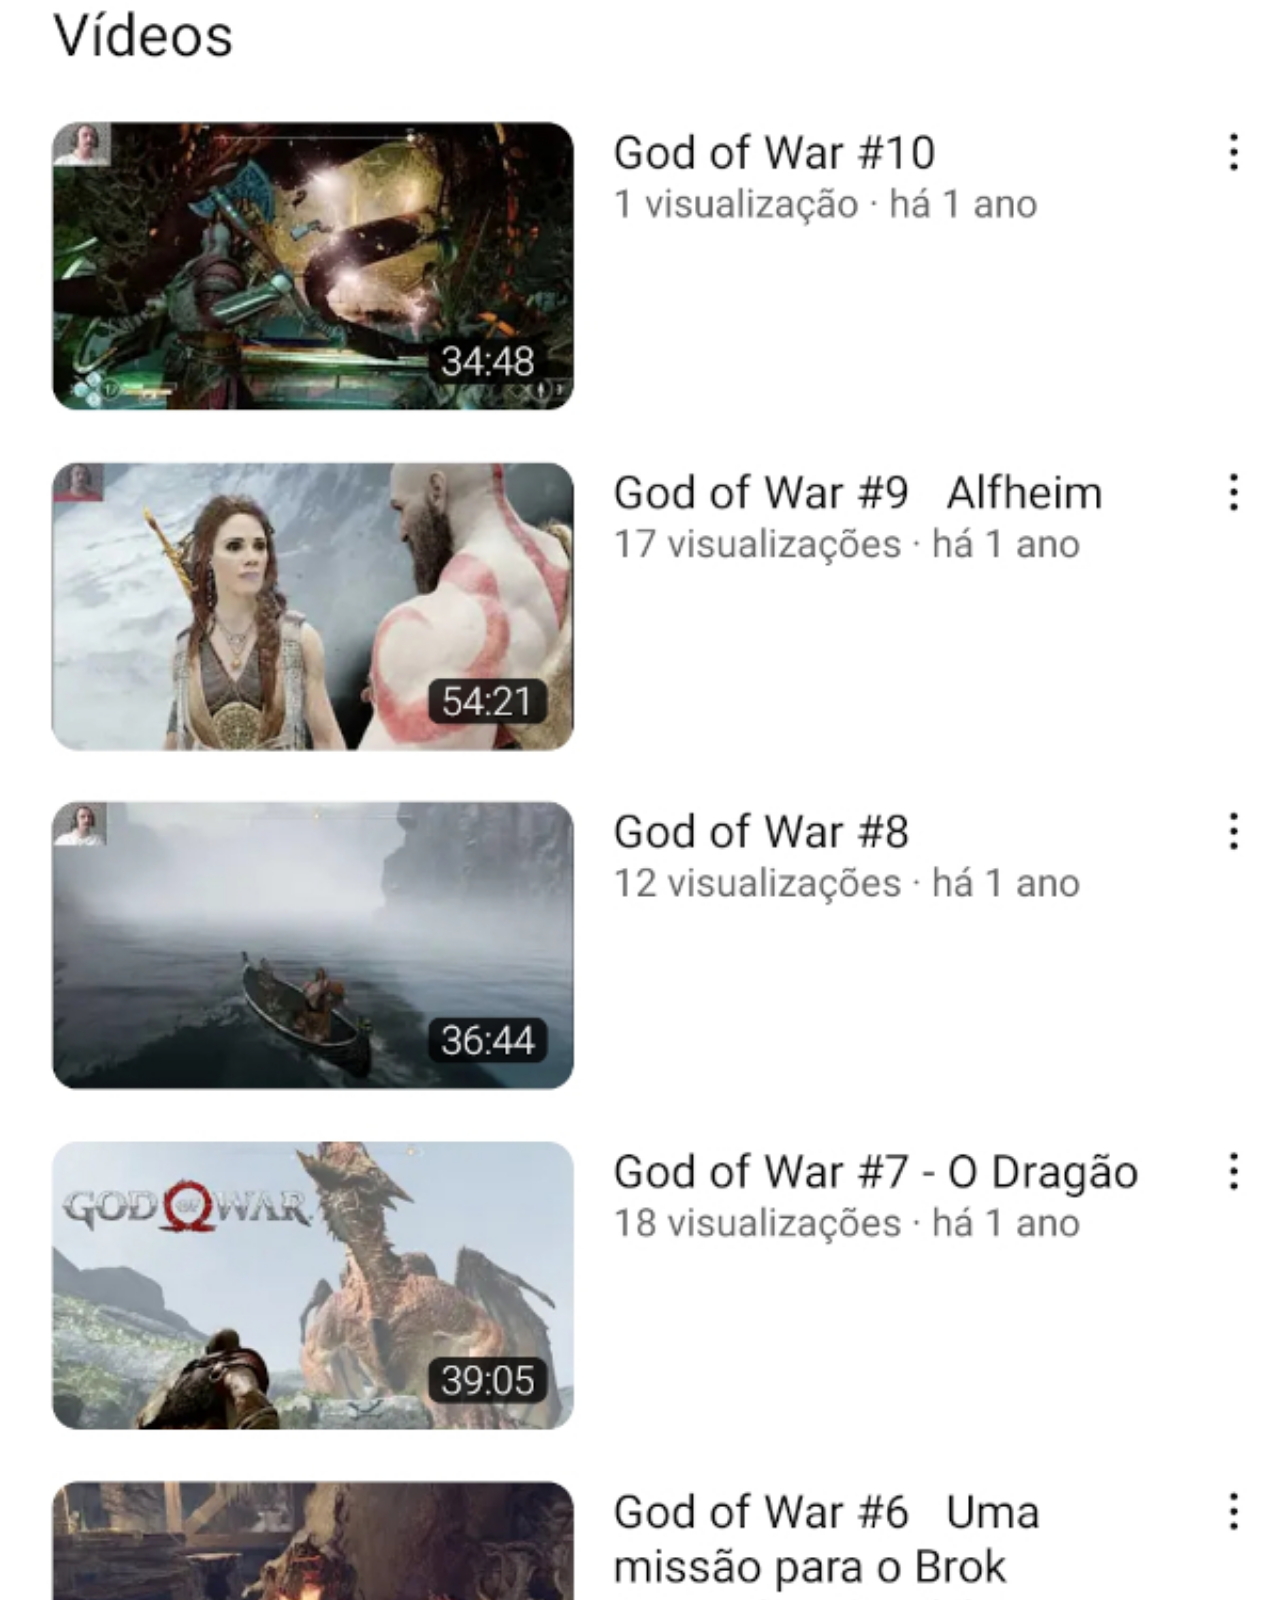
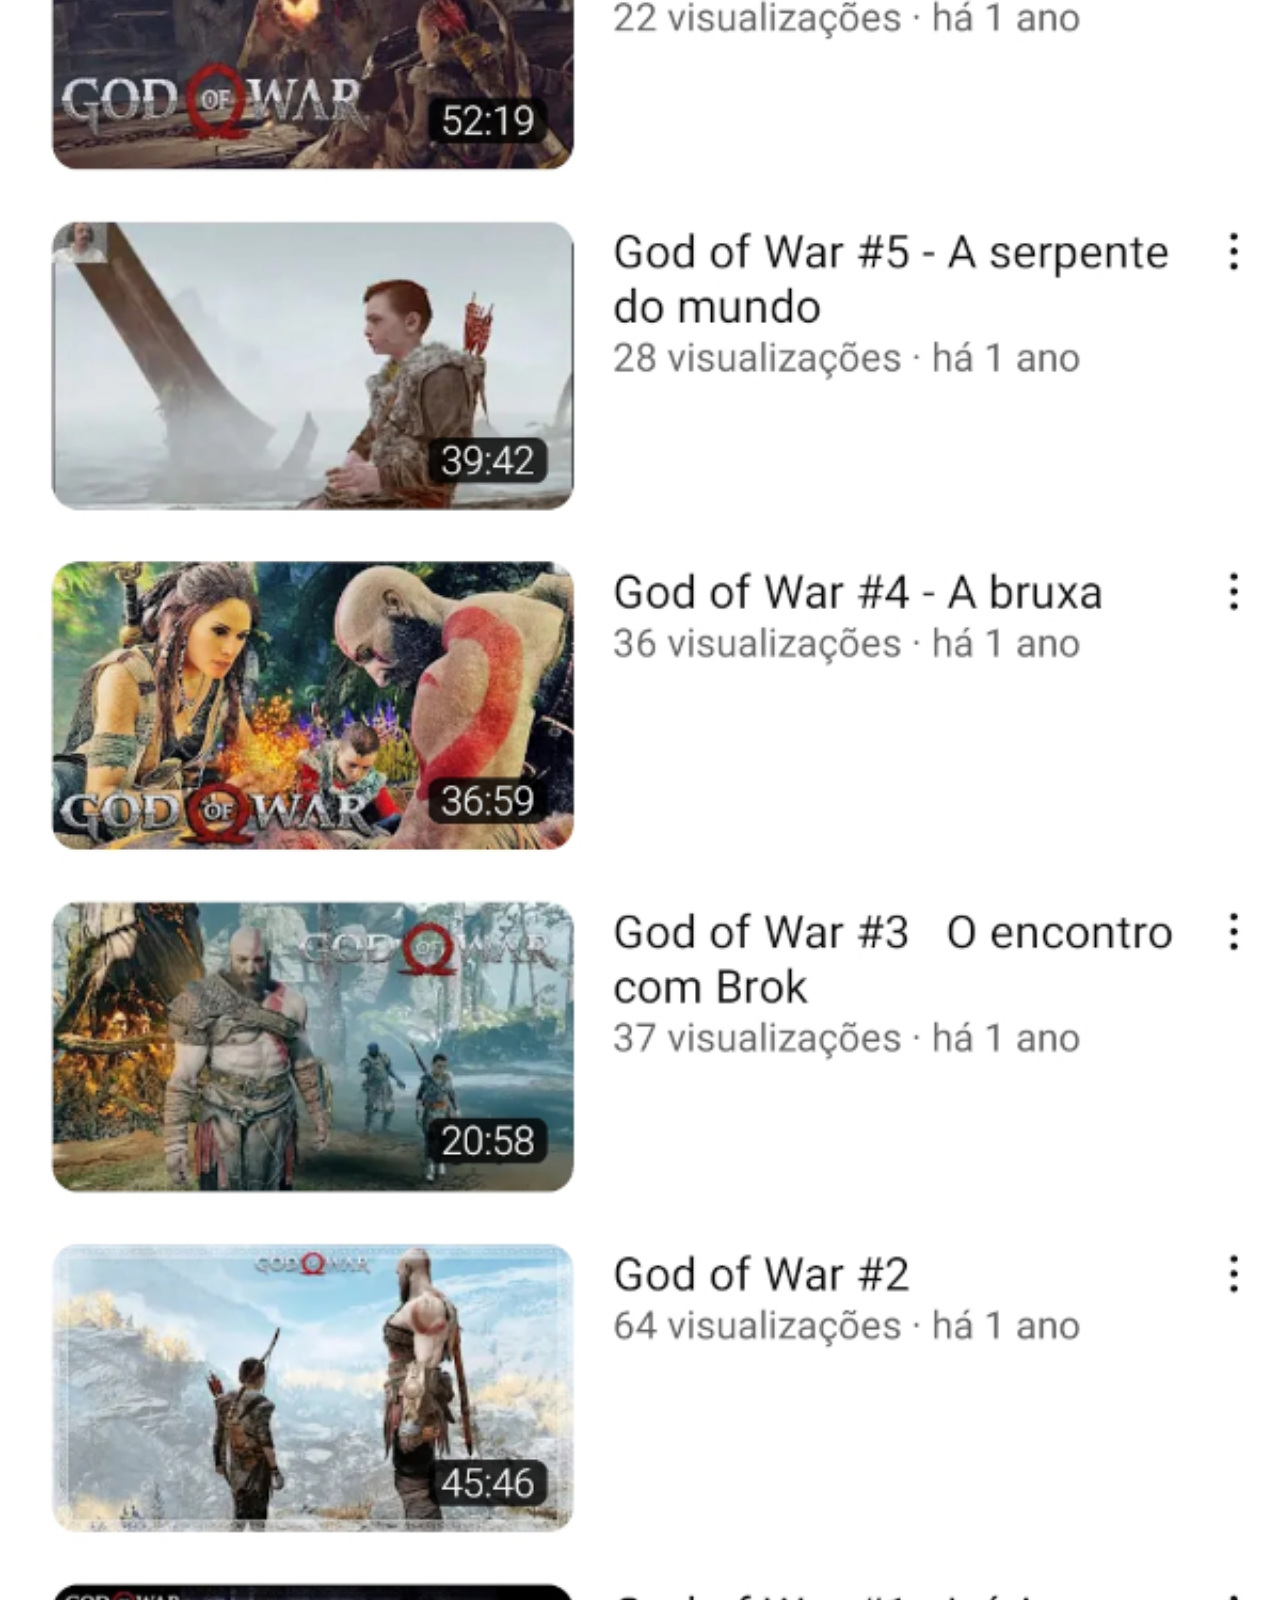
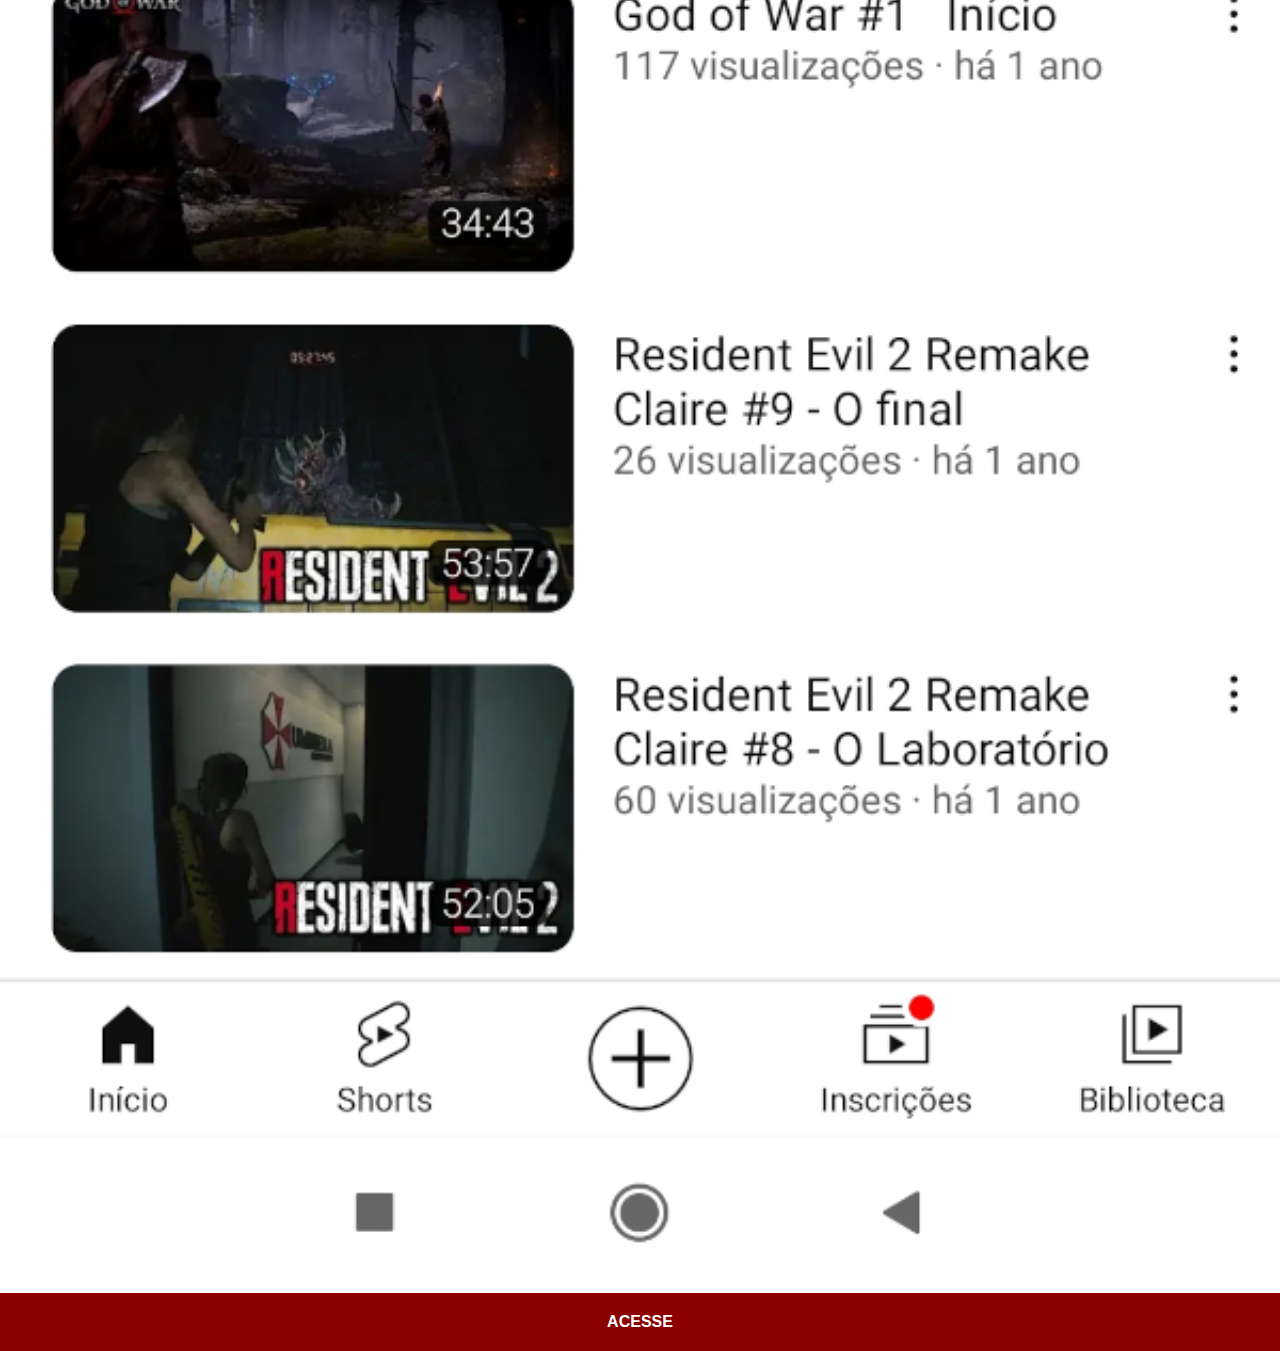
<file: youtube.html>
<!DOCTYPE html>
<html lang="pt-br">
<head>
    <meta charset="UTF-8">
    <meta http-equiv="X-UA-Compatible" content="IE=edge">
    <meta name="viewport" content="width=device-width, initial-scale=1.0">
    <link rel="stylesheet" href="css/social.css">
    <title>Youtube</title>
</head>
<body>
    <img src="img/tela-youtube.jpg" alt="Youtube">
    <a href="https://www.youtube.com/@henriquecruz4741/playlists" target="_blank">ACESSE</a>
</body>
</html>
</file>
<file: css/estilo.css>
@charset "UTF-8";

* {
    margin: 0;
    padding: 0;
    font-family: Arial, Helvetica, sans-serif;
}

html, body {
    height: 100vh;
    width: 100vw;
    background-color: black;
}

body {
    background: url(../img/fundo.jpeg) no-repeat top center;
    background-size: cover;
    background-attachment: fixed;
}

main {
    height: 100vh;
    position: relative;
}

section#tel {
    position: absolute;
    top: 50%;
    left: 50%;
    transform: translate(-50%, -50%);
    height: 627px;
    width: 311px;
    background: url(../img/frame-iphone.png);
}

iframe#tela {
    position: relative;
    top: 80px;
    left: 22px;
    width: 267px;
    height: 471px;
}

section#rs {
    text-align: right;
}

section#rs img {
    width: 50px;
    margin: 10px;
    border-radius: 50%;
    box-shadow: 2px 2px 5px rgba(0, 0, 0, 0.400);
    box-sizing: border-box;
}

section#rs img:hover {
    border: 2px solid rgba(255, 255, 255, 0.637);
    transform: translate(-3px, -3px);
    box-shadow: 5px 5px 10px rgba(0, 0, 0, 0.637);
    transition: transform .5s, border .4s;
}
</file>
<file: css/social.css>
@charset "UTF-8";
    
* {
    margin: 0;
    padding: 0;
    font-family: Arial, Helvetica, sans-serif;
}

::-webkit-scrollbar {
    width: 0;
    height: 0;
}

img {
    width: 100vw;
}

a {
    display: block;
    background-color: darkred;
    color: white;
    padding: 20px;
    text-align: center;
    font-weight: bolder;
    text-decoration: none;
}

a:hover {
    background-color: red;
}
</file>
